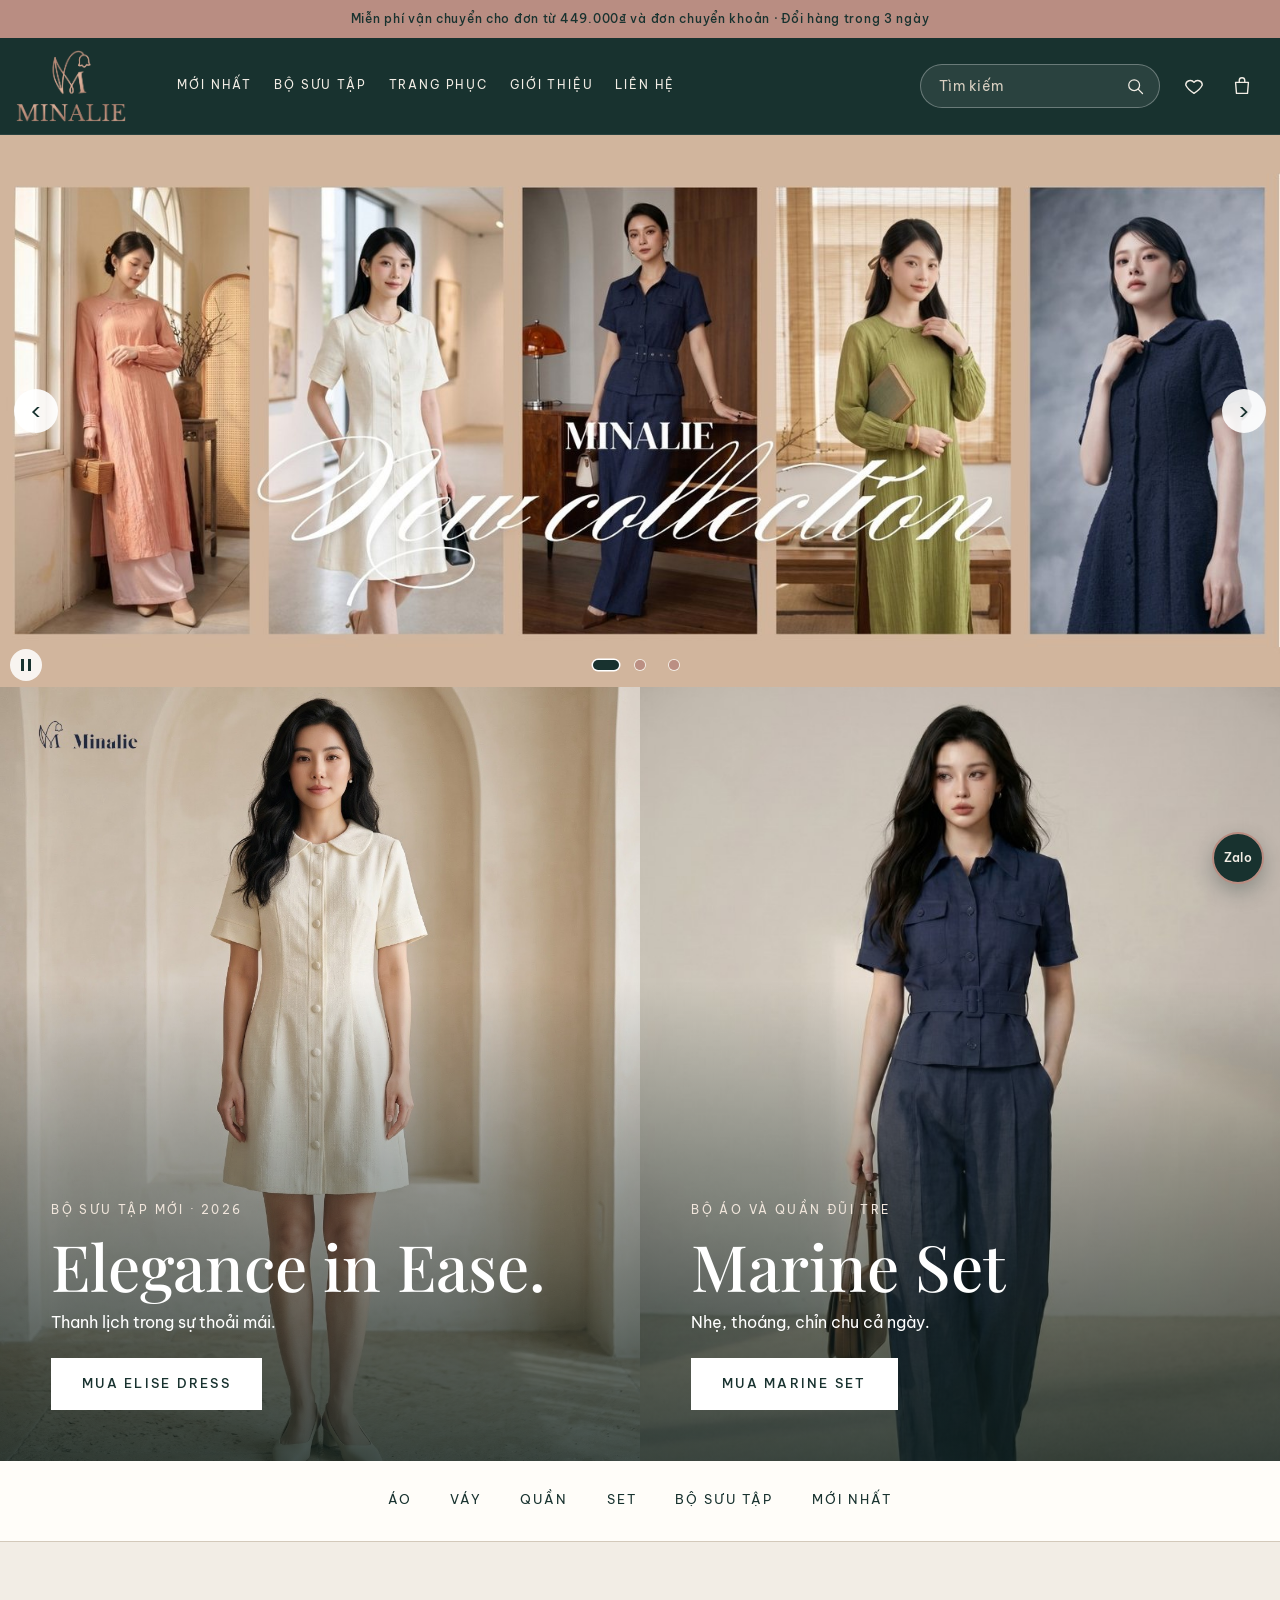
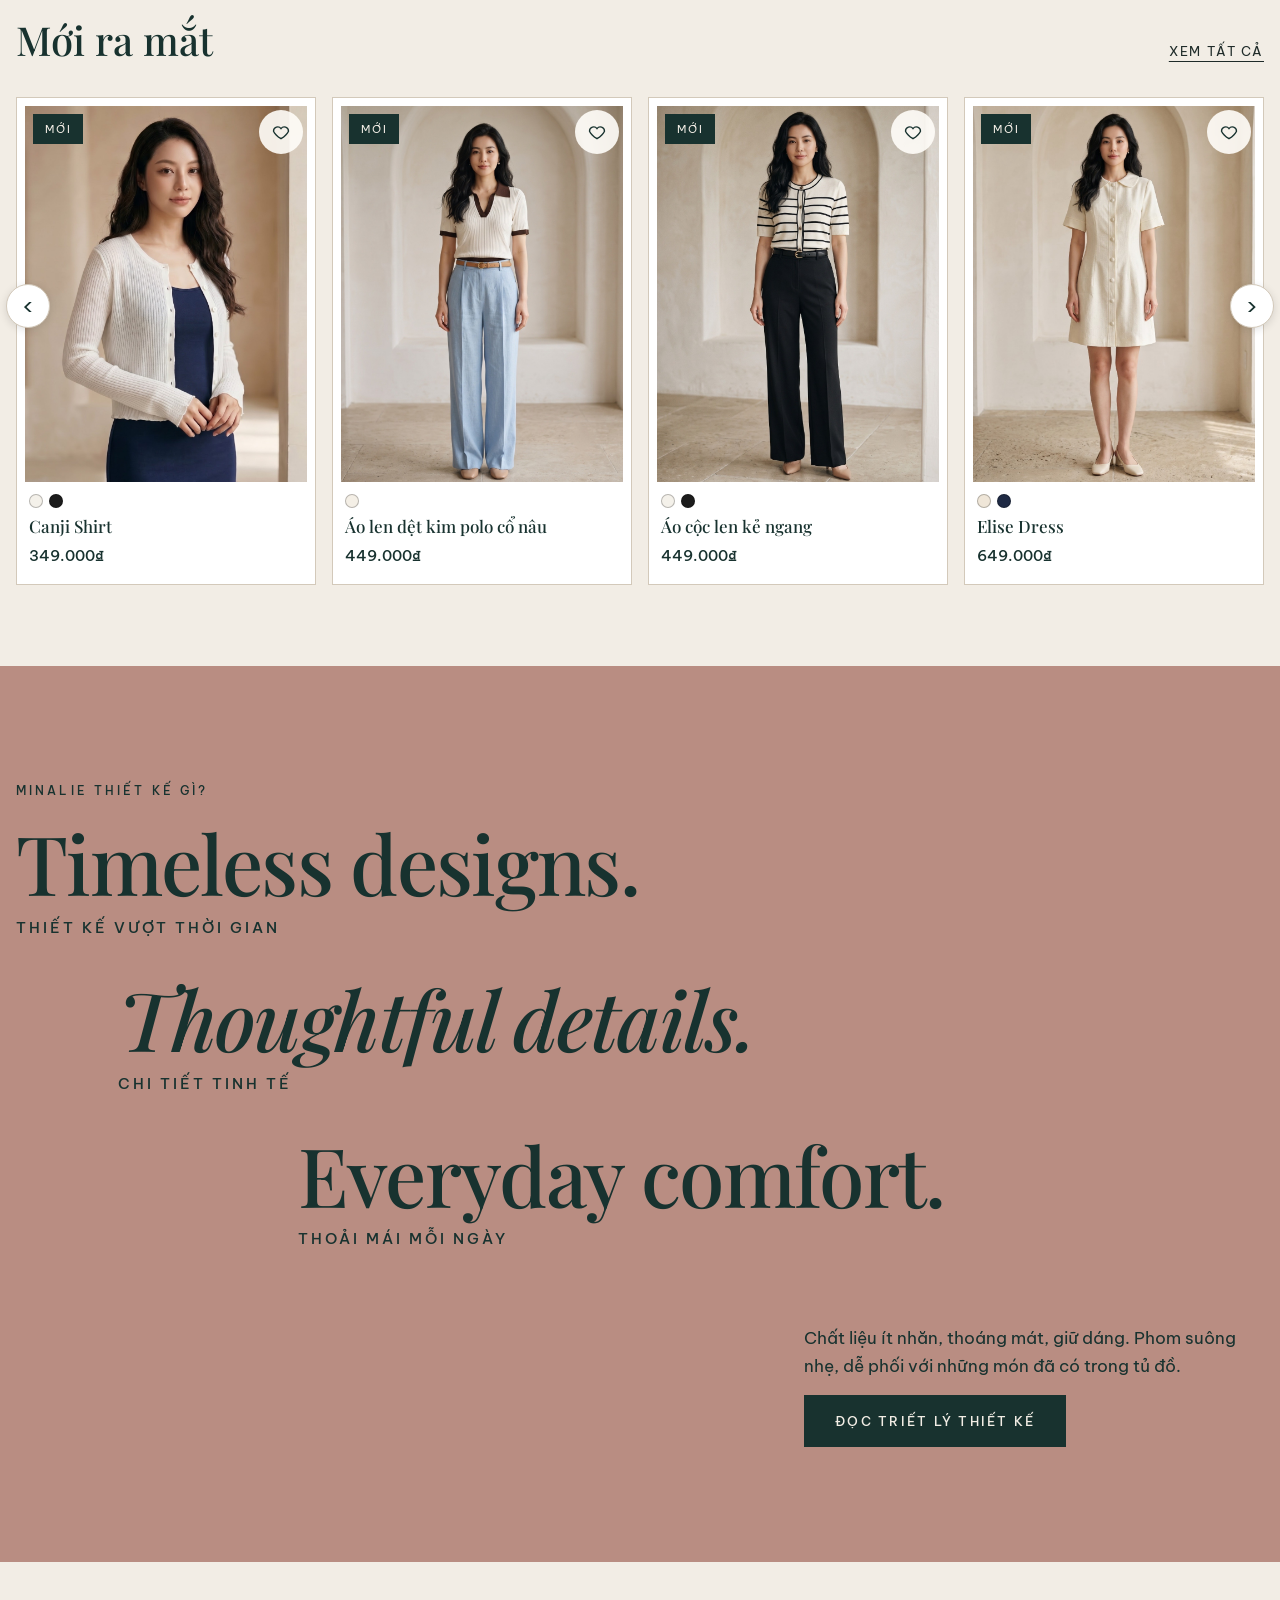
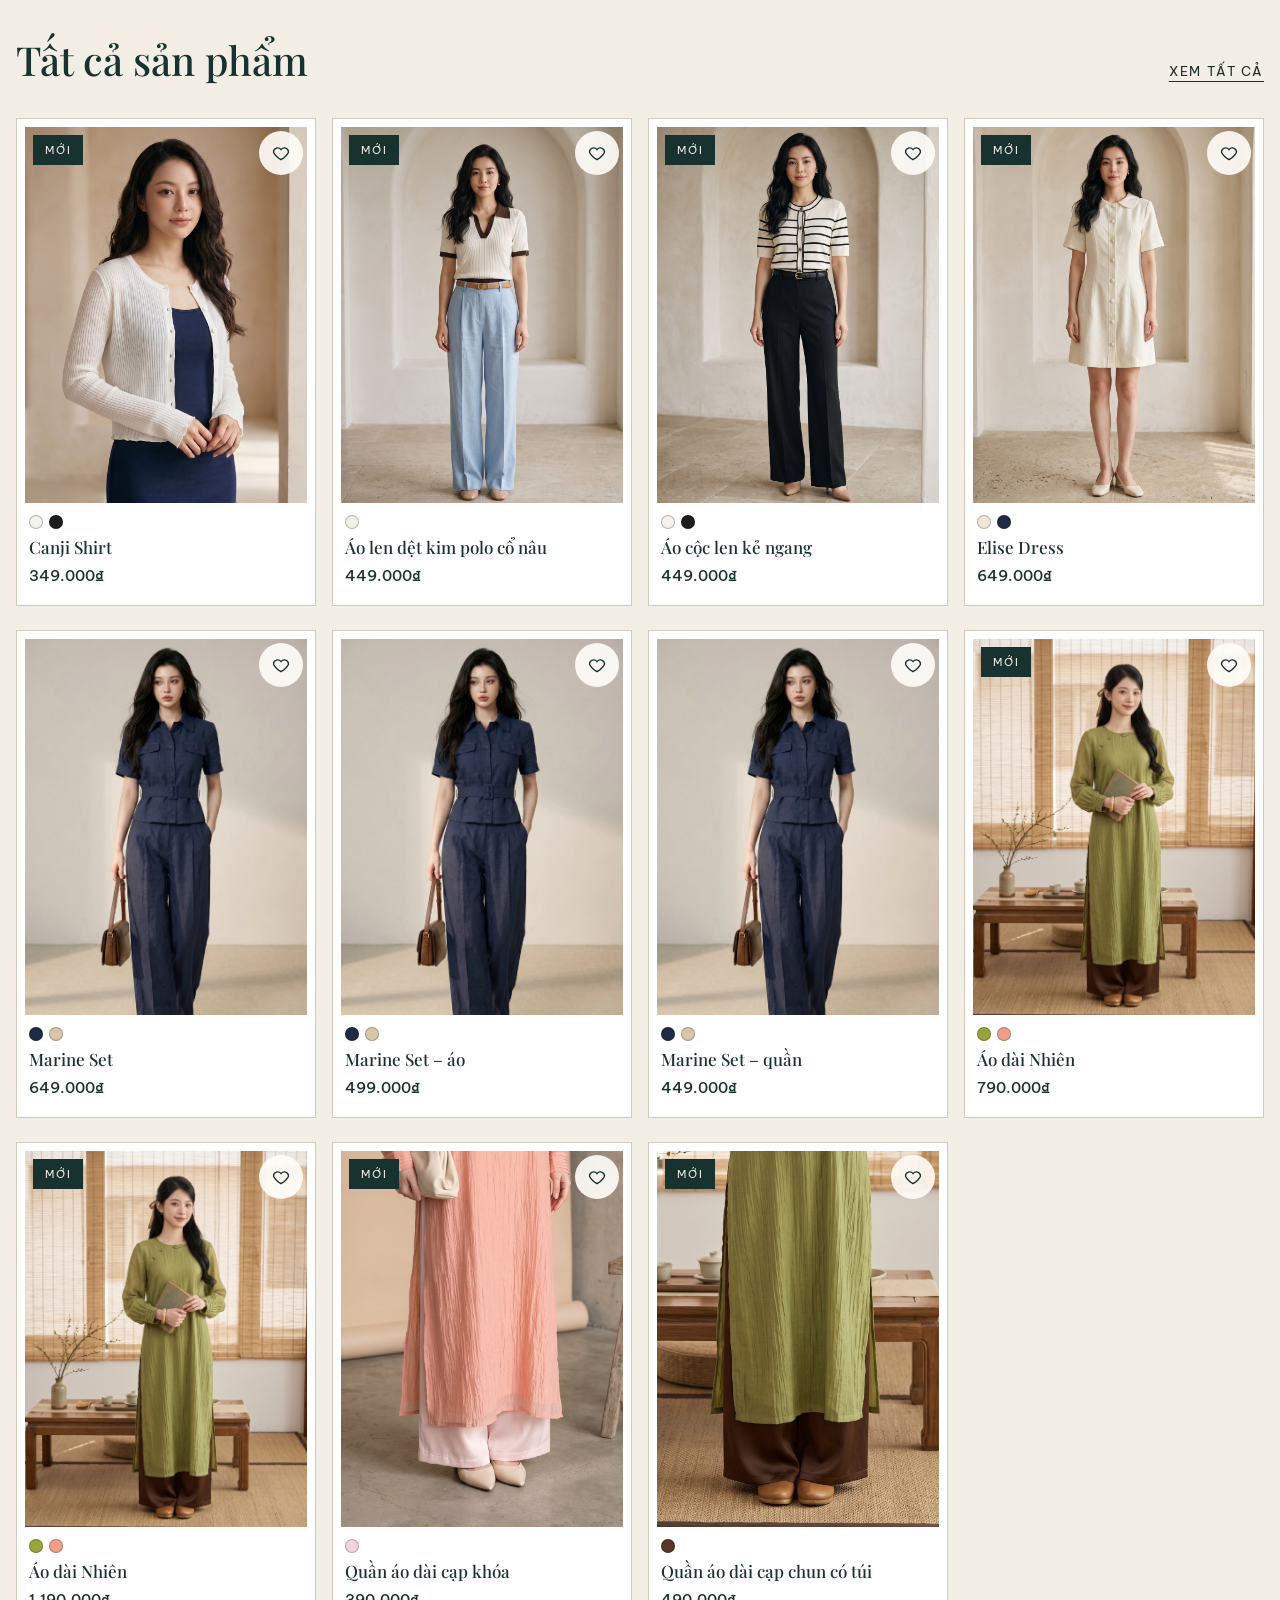
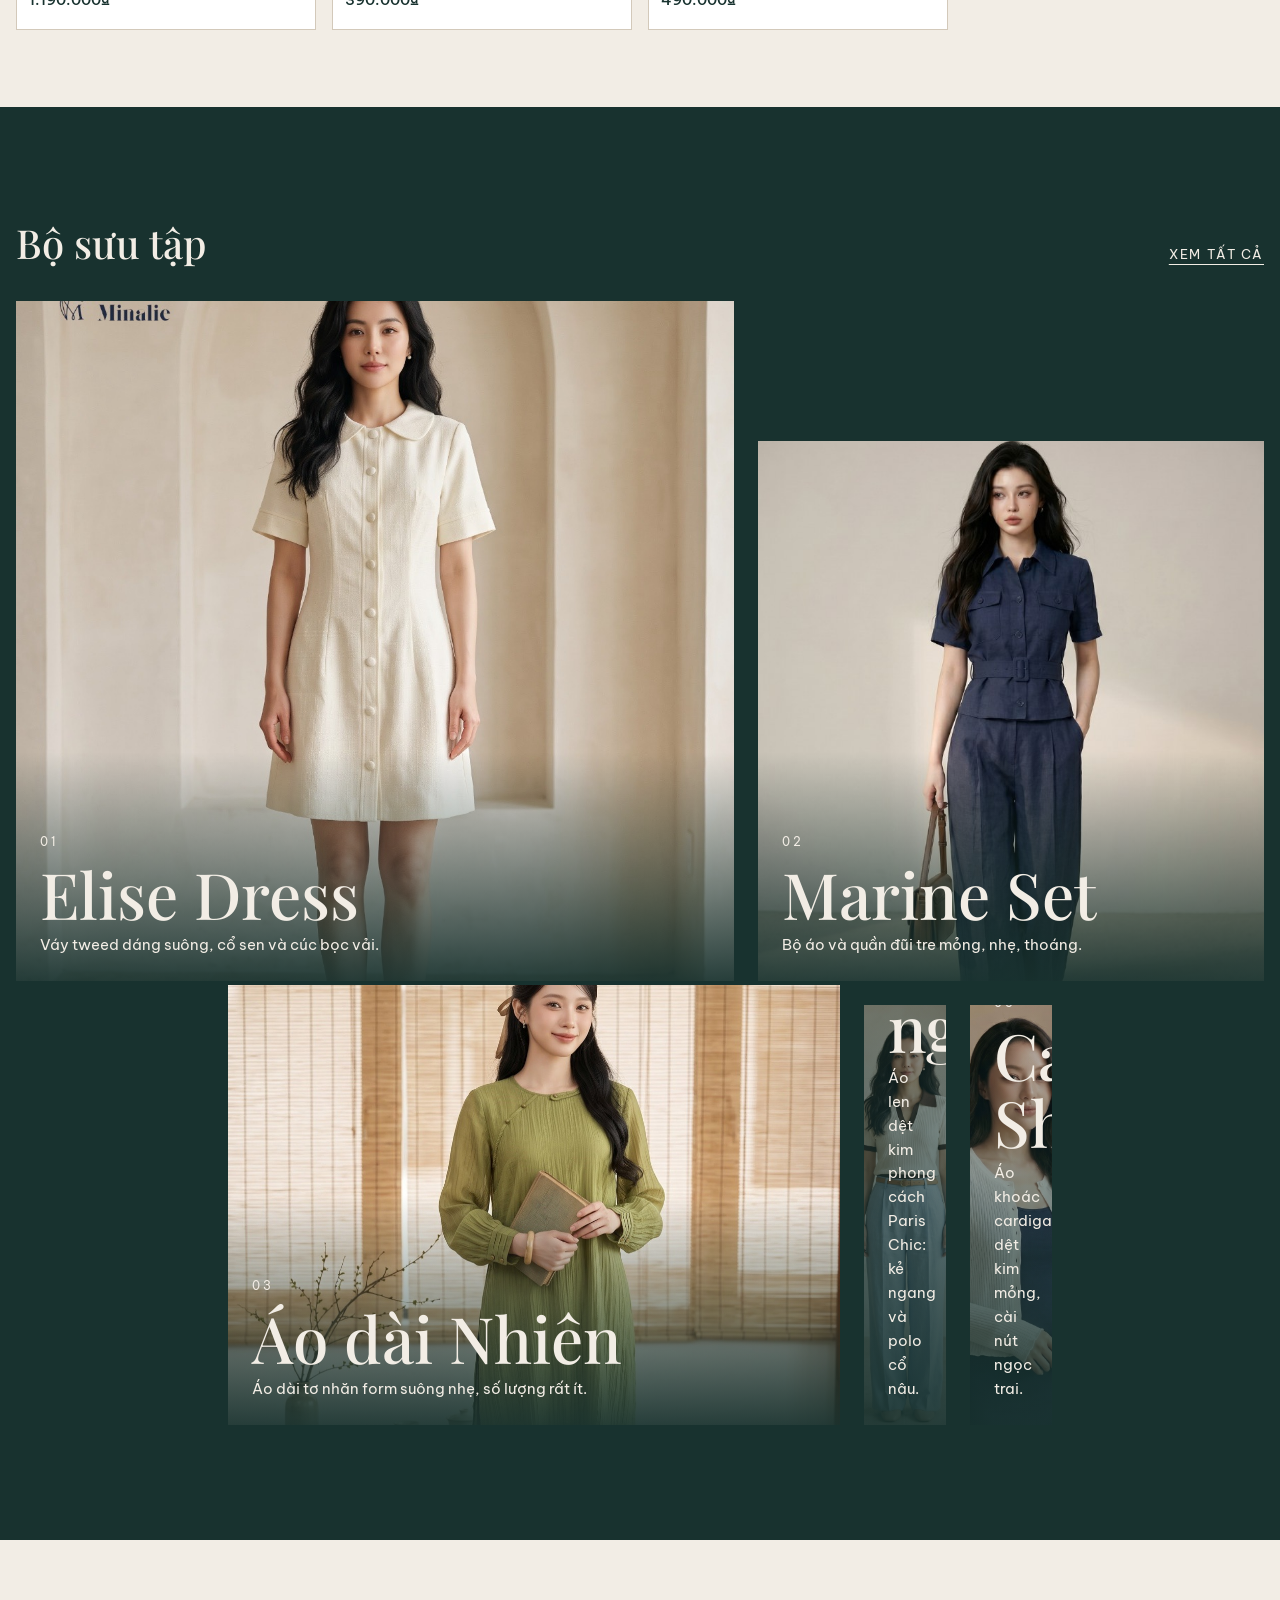
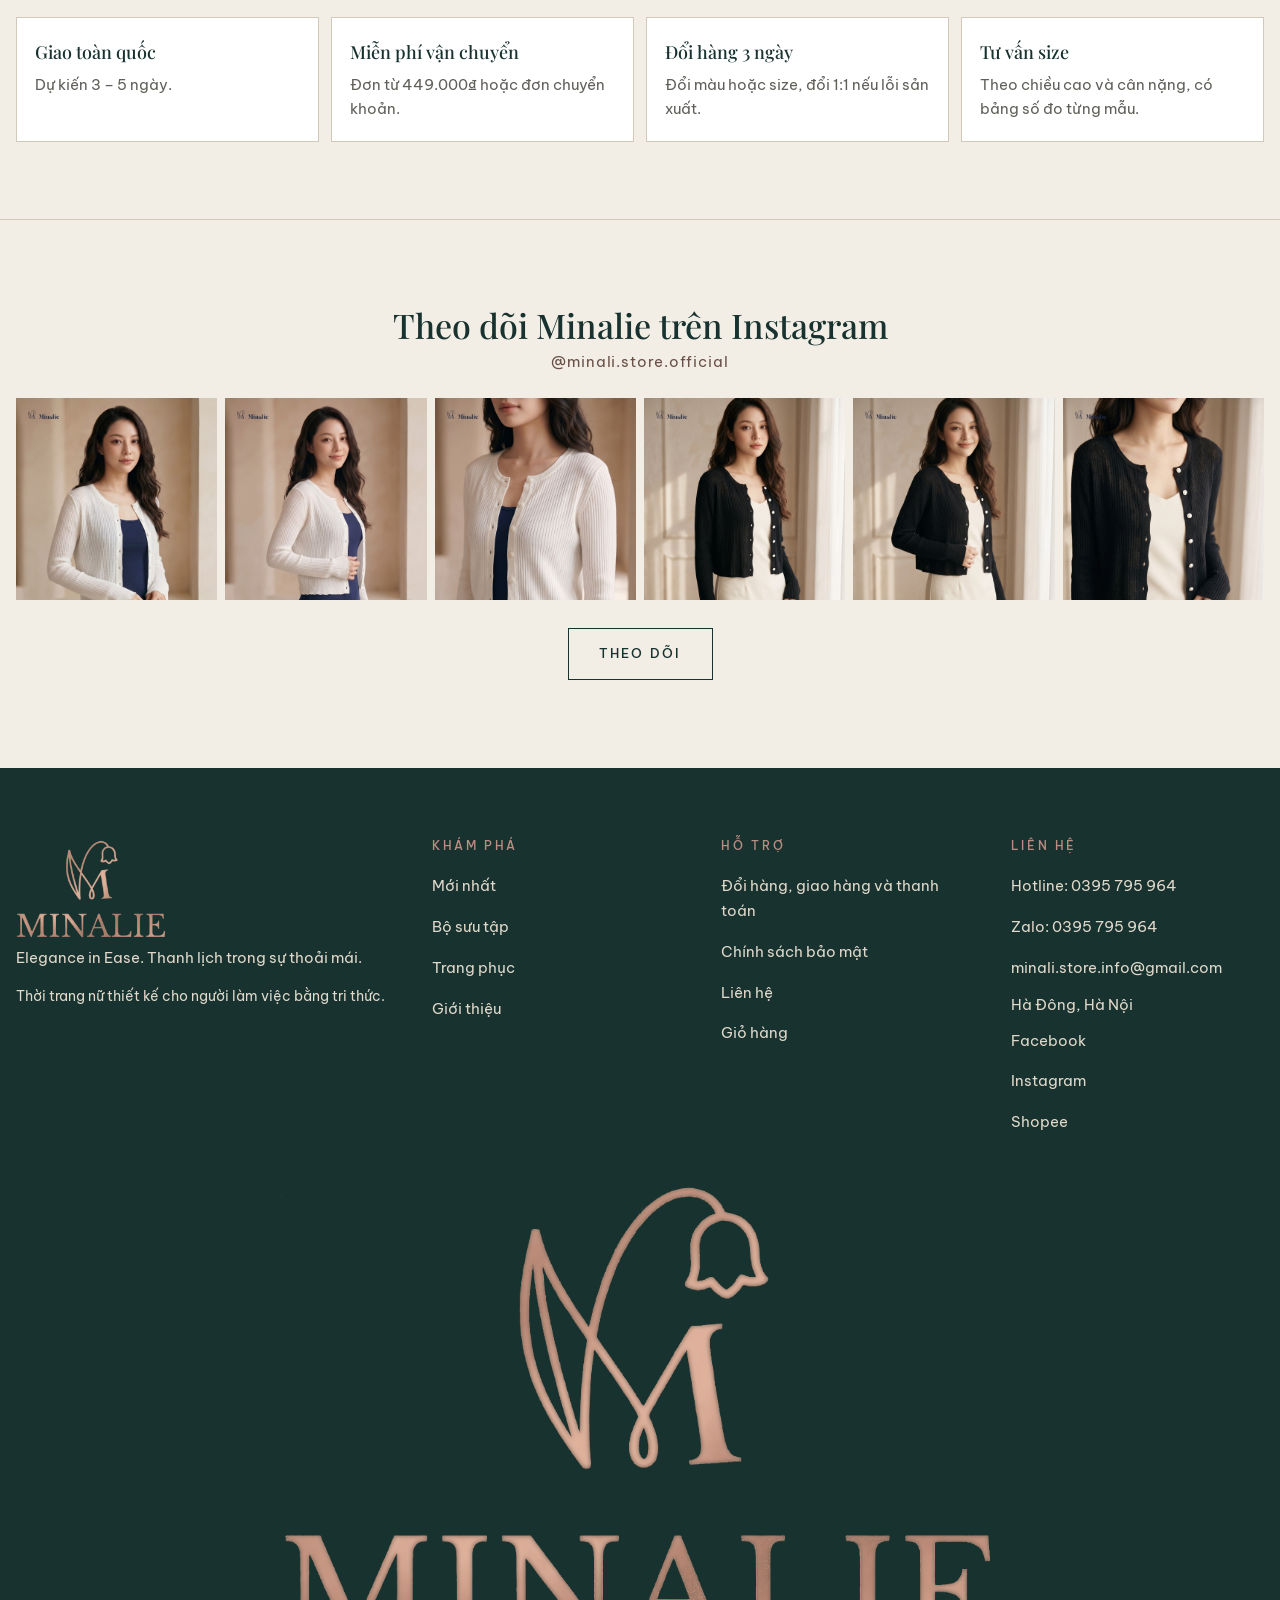
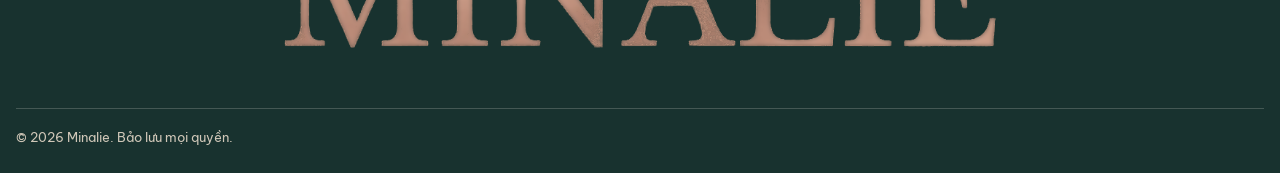
<file: index.html>
<!doctype html>
<html lang="vi">
<head>
<meta charset="utf-8">
<meta name="viewport" content="width=device-width, initial-scale=1">
<title>Minalie | Elegance in Ease</title>
<meta name="description" content="Minalie: thời trang nữ thiết kế cho người làm việc bằng tri thức. Elise Dress, Marine Set, áo dài Nhiên.">
<meta name="theme-color" content="#18322f">
<link rel="icon" type="image/png" href="images/brand/favicon.png?v=3">
<link rel="preconnect" href="https://fonts.googleapis.com">
<link rel="preconnect" href="https://fonts.gstatic.com" crossorigin>
<link href="https://fonts.googleapis.com/css2?family=Be+Vietnam+Pro:wght@300;400;500&family=Playfair+Display:ital,wght@0,400;0,500;0,700;1,400;1,500&display=swap" rel="stylesheet">
<link rel="stylesheet" href="assets/css/style.css?v=29">
</head>
<body data-page="home">
<div id="site-header"></div>
<main id="app"><noscript><p style="padding:48px 16px;text-align:center">Vui lòng bật JavaScript để xem trang này.</p></noscript></main>
<div id="site-footer"></div>
<script src="assets/js/data.js?v=49"></script>
<script src="assets/js/app.js?v=43"></script>
</body>
</html>
</file>
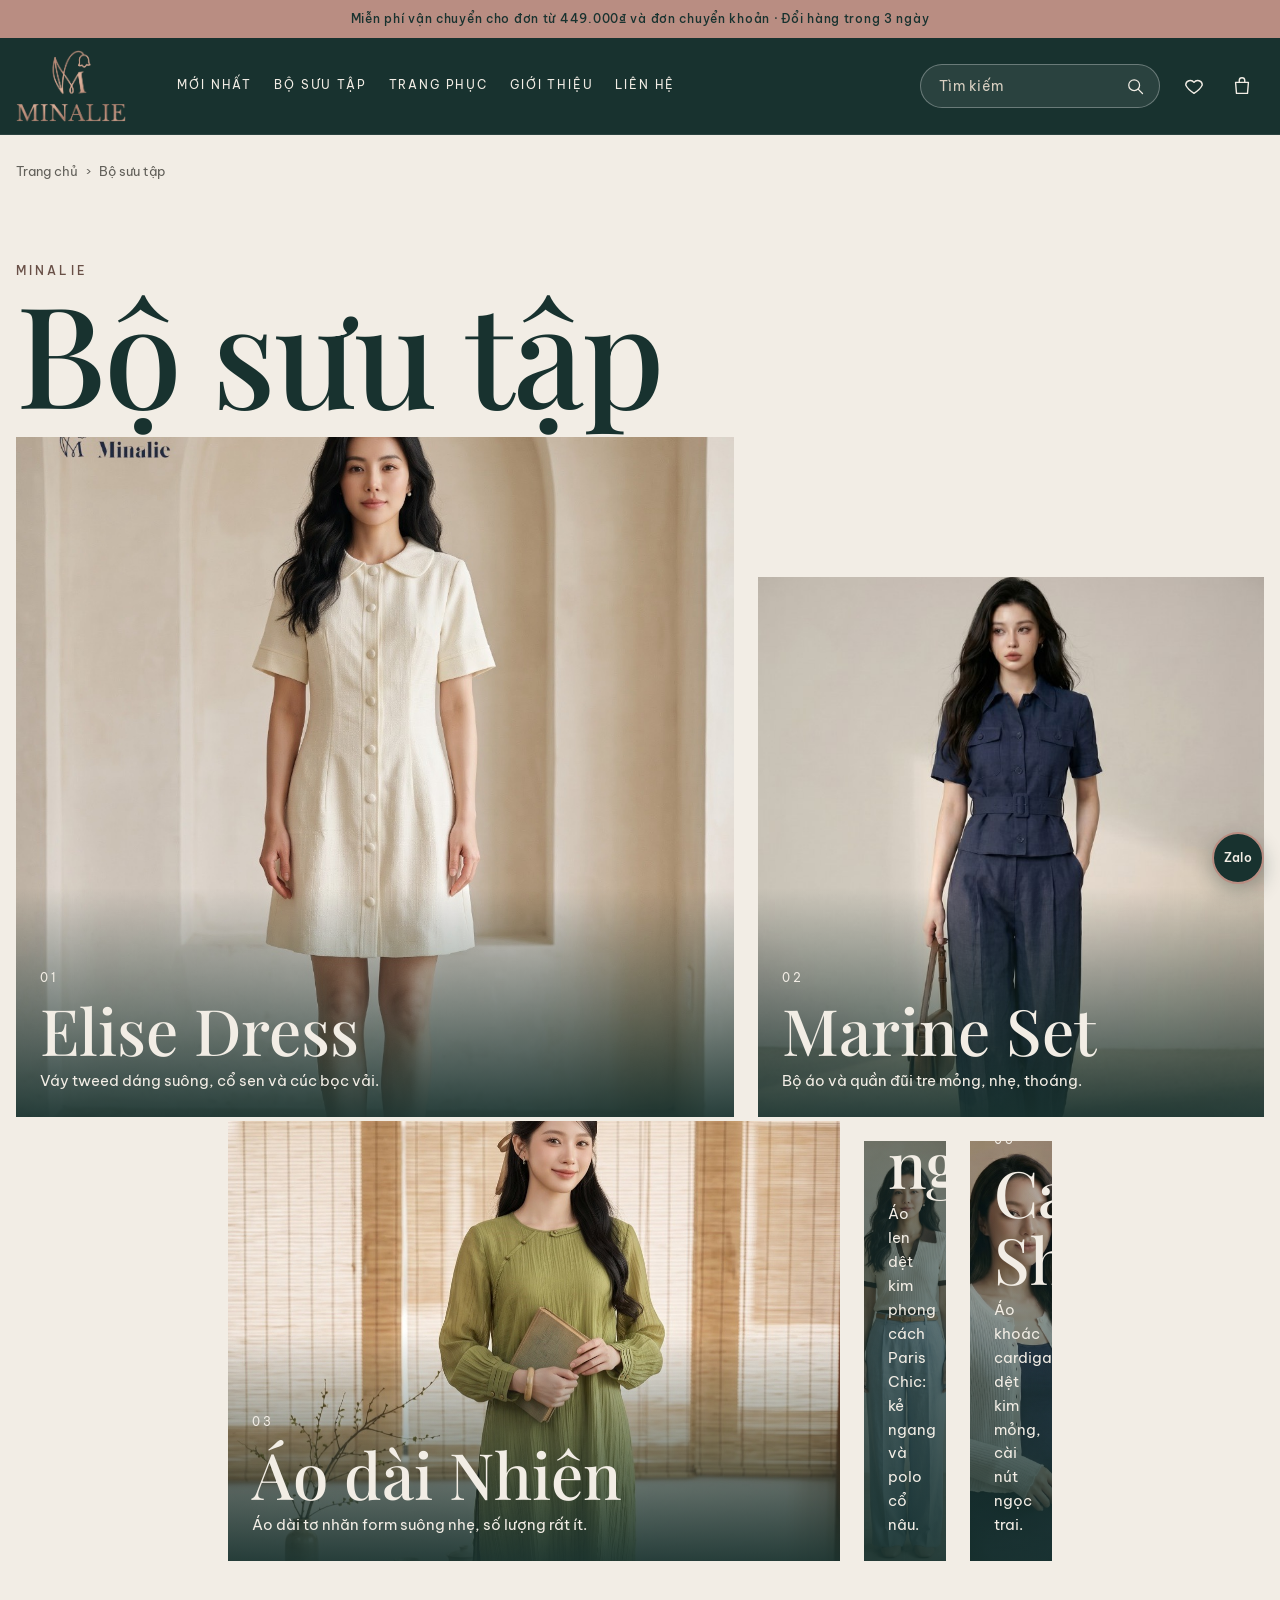
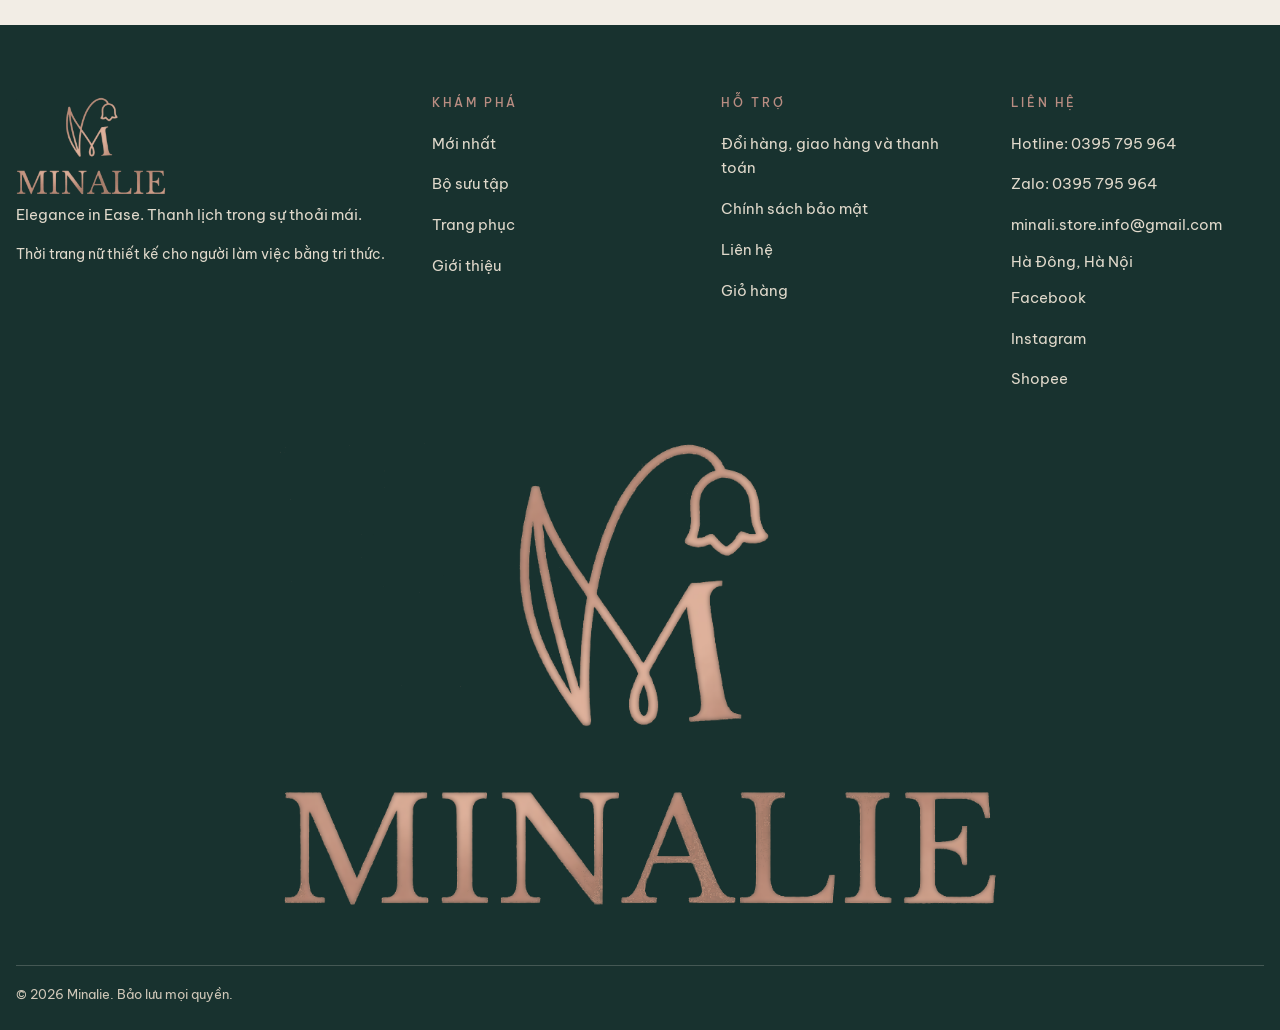
<file: bo-suu-tap.html>
<!doctype html>
<html lang="vi">
<head>
<meta charset="utf-8">
<meta name="viewport" content="width=device-width, initial-scale=1">
<title>Bộ sưu tập | Minalie</title>
<meta name="description" content="Các bộ sưu tập của Minalie.">
<meta name="theme-color" content="#18322f">
<link rel="icon" type="image/png" href="images/brand/favicon.png?v=3">
<link rel="preconnect" href="https://fonts.googleapis.com">
<link rel="preconnect" href="https://fonts.gstatic.com" crossorigin>
<link href="https://fonts.googleapis.com/css2?family=Be+Vietnam+Pro:wght@300;400;500&family=Playfair+Display:ital,wght@0,400;0,500;0,700;1,400;1,500&display=swap" rel="stylesheet">
<link rel="stylesheet" href="assets/css/style.css?v=29">
</head>
<body data-page="collections">
<div id="site-header"></div>
<main id="app"><noscript><p style="padding:48px 16px;text-align:center">Vui lòng bật JavaScript để xem trang này.</p></noscript></main>
<div id="site-footer"></div>
<script src="assets/js/data.js?v=49"></script>
<script src="assets/js/app.js?v=43"></script>
</body>
</html>
</file>
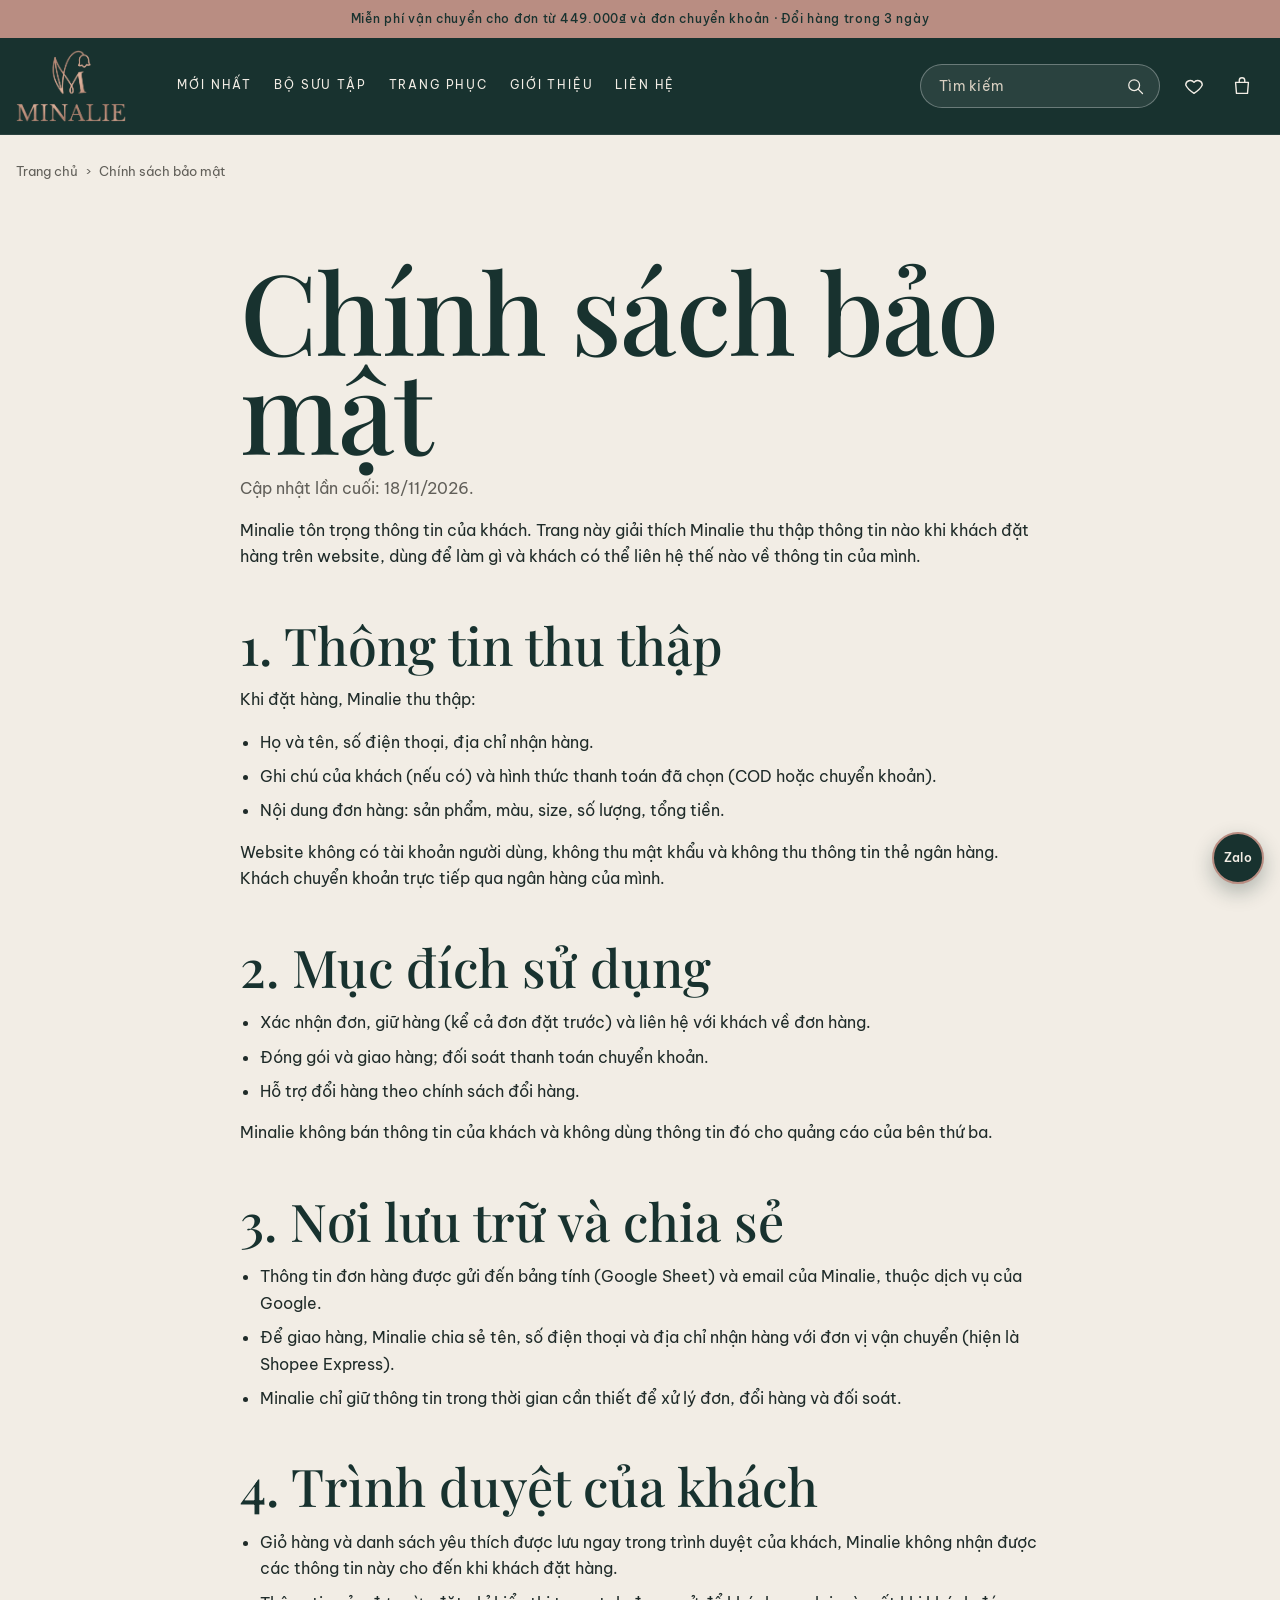
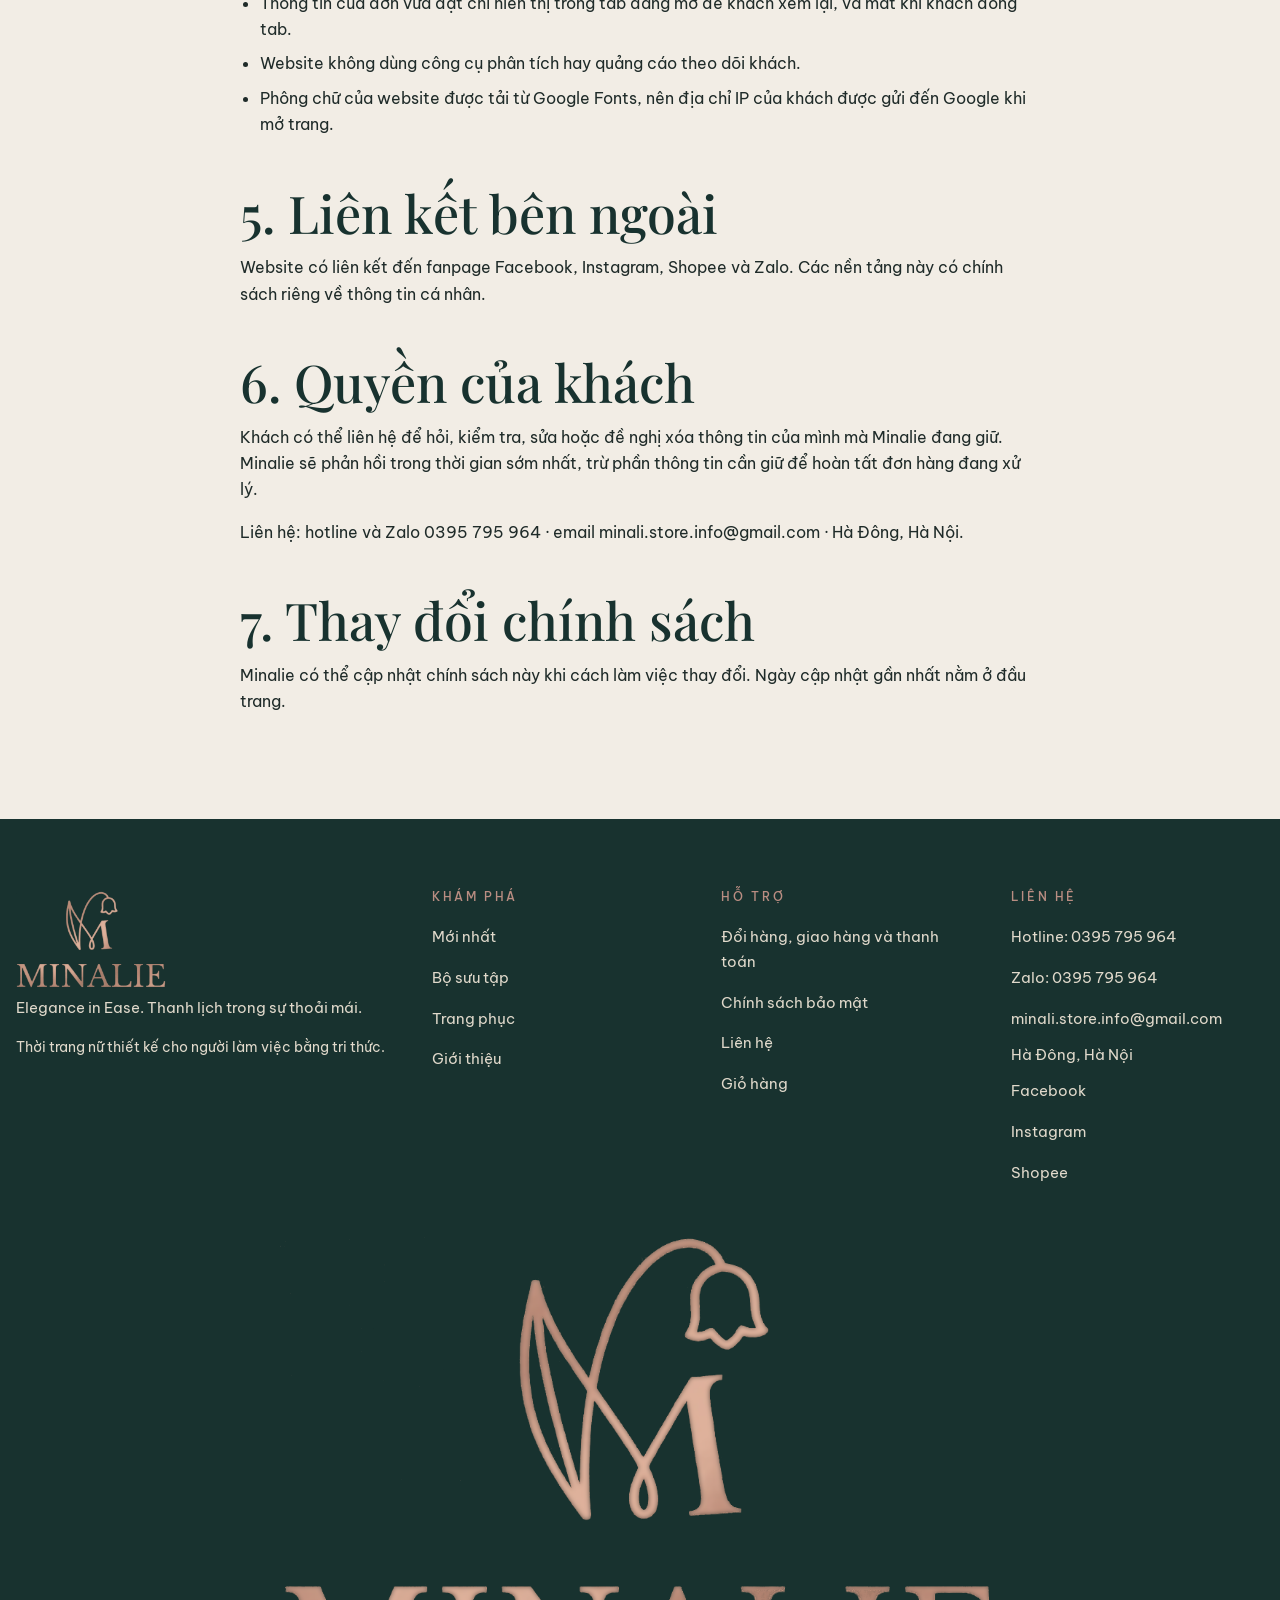
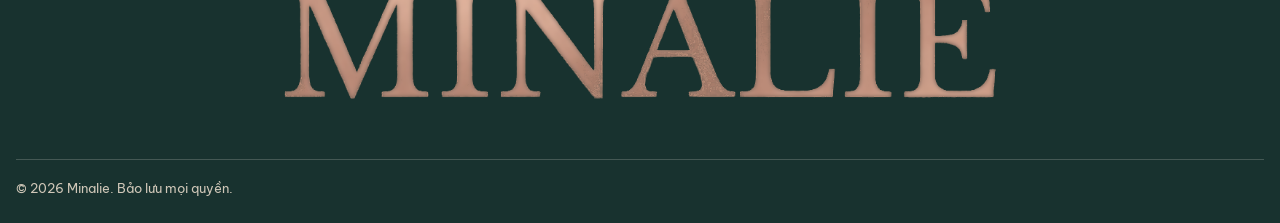
<file: chinh-sach-bao-mat.html>
<!doctype html>
<html lang="vi">
<head>
<meta charset="utf-8">
<meta name="viewport" content="width=device-width, initial-scale=1">
<title>Chính sách bảo mật | Minalie</title>
<meta name="description" content="Chính sách bảo mật của Minalie: thông tin khách cung cấp khi đặt hàng được dùng và bảo vệ thế nào.">
<meta name="theme-color" content="#18322f">
<link rel="icon" type="image/png" href="images/brand/favicon.png?v=3">
<link rel="preconnect" href="https://fonts.googleapis.com">
<link rel="preconnect" href="https://fonts.gstatic.com" crossorigin>
<link href="https://fonts.googleapis.com/css2?family=Be+Vietnam+Pro:wght@300;400;500&family=Playfair+Display:ital,wght@0,400;0,500;0,700;1,400;1,500&display=swap" rel="stylesheet">
<link rel="stylesheet" href="assets/css/style.css?v=29">
</head>
<body data-page="privacy">
<div id="site-header"></div>
<main id="app"><noscript><p style="padding:48px 16px;text-align:center">Vui lòng bật JavaScript để xem trang này.</p></noscript></main>
<div id="site-footer"></div>
<script src="assets/js/data.js?v=49"></script>
<script src="assets/js/app.js?v=43"></script>
</body>
</html>
</file>
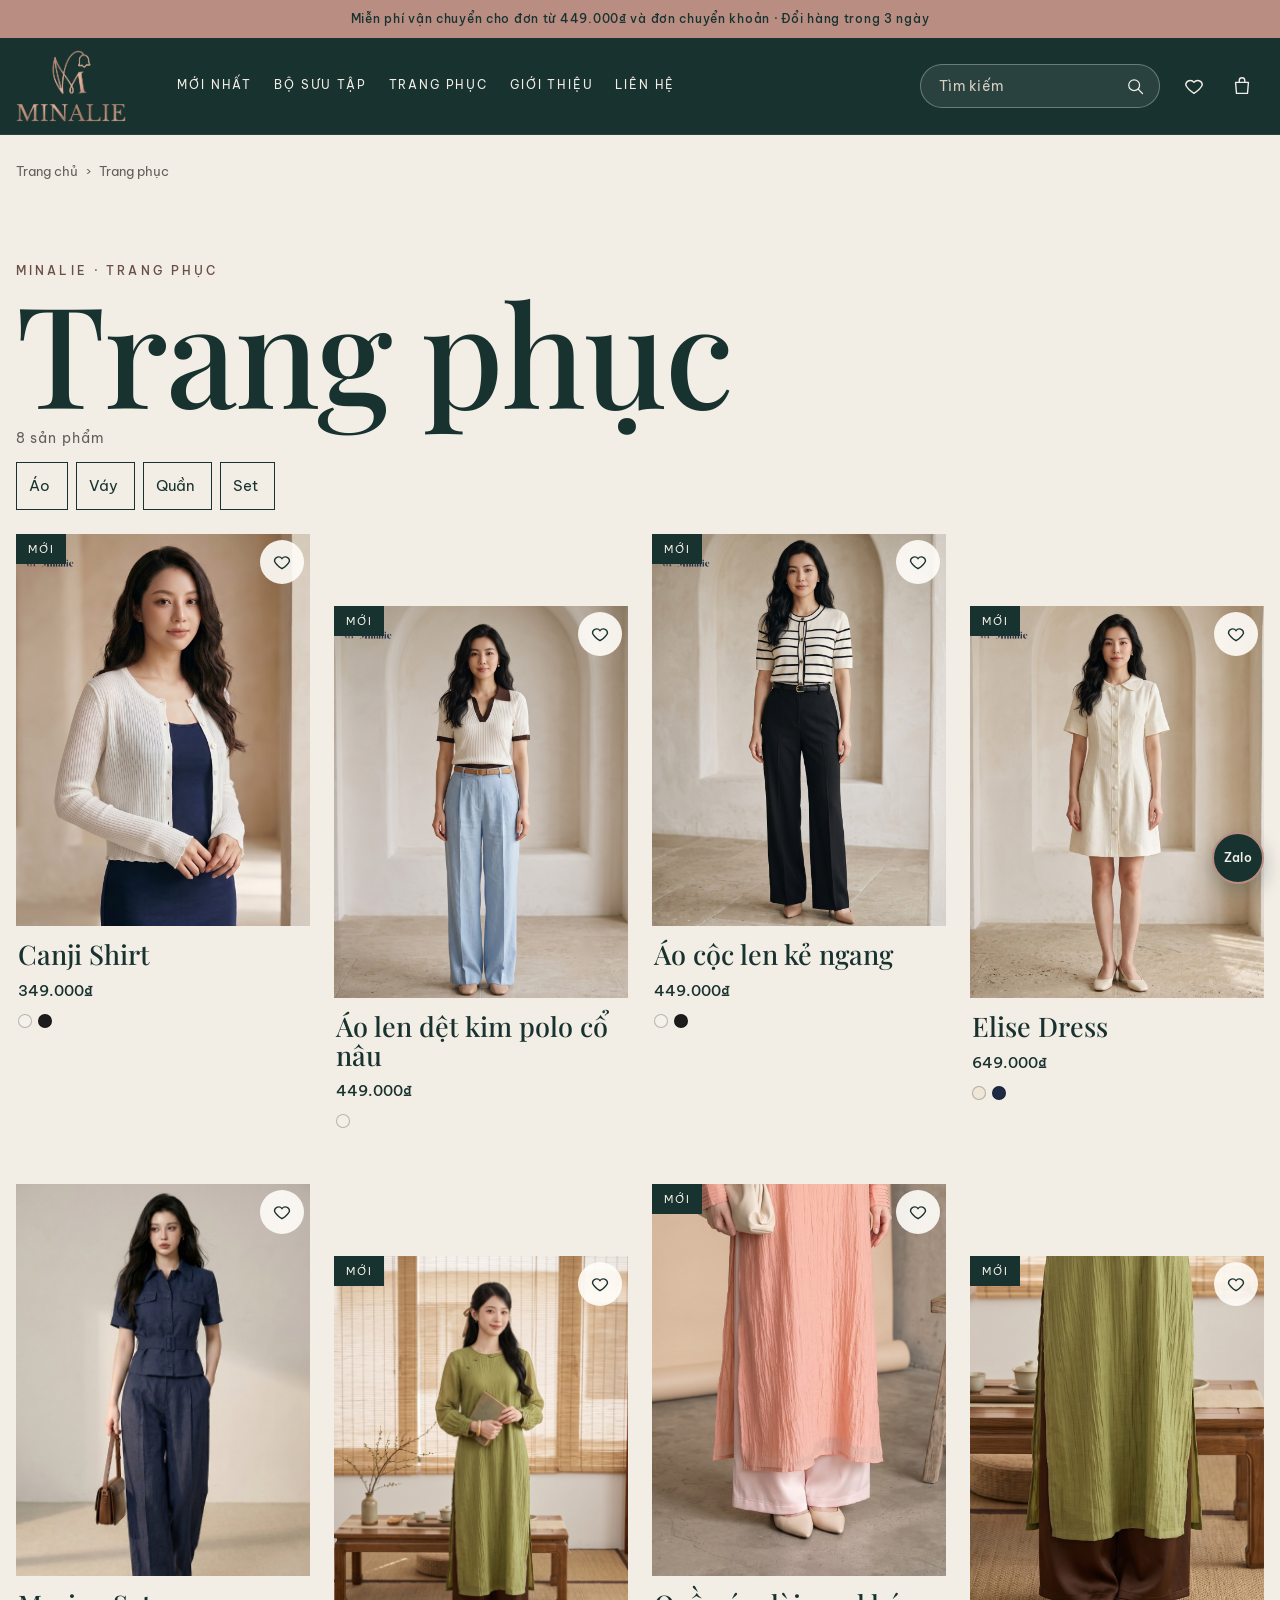
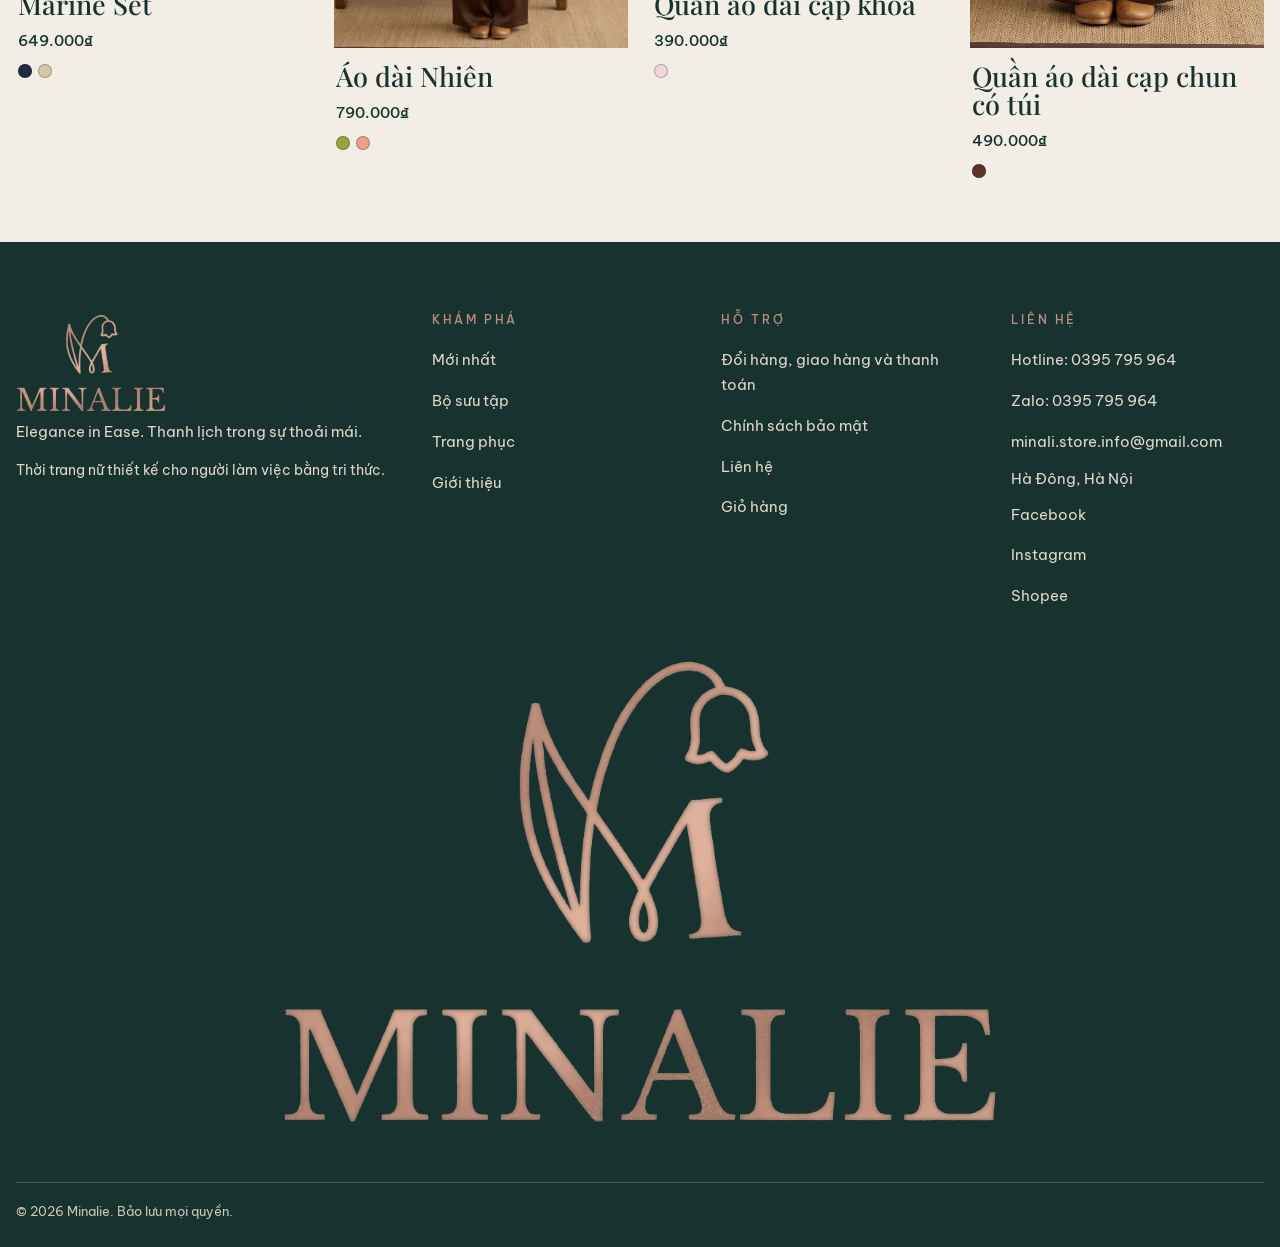
<file: danh-muc.html>
<!doctype html>
<html lang="vi">
<head>
<meta charset="utf-8">
<meta name="viewport" content="width=device-width, initial-scale=1">
<title>Trang phục | Minalie</title>
<meta name="description" content="Trang phục Minalie: áo, váy, quần, set.">
<meta name="theme-color" content="#18322f">
<link rel="icon" type="image/png" href="images/brand/favicon.png?v=3">
<link rel="preconnect" href="https://fonts.googleapis.com">
<link rel="preconnect" href="https://fonts.gstatic.com" crossorigin>
<link href="https://fonts.googleapis.com/css2?family=Be+Vietnam+Pro:wght@300;400;500&family=Playfair+Display:ital,wght@0,400;0,500;0,700;1,400;1,500&display=swap" rel="stylesheet">
<link rel="stylesheet" href="assets/css/style.css?v=29">
</head>
<body data-page="category">
<div id="site-header"></div>
<main id="app"><noscript><p style="padding:48px 16px;text-align:center">Vui lòng bật JavaScript để xem trang này.</p></noscript></main>
<div id="site-footer"></div>
<script src="assets/js/data.js?v=49"></script>
<script src="assets/js/app.js?v=43"></script>
</body>
</html>
</file>
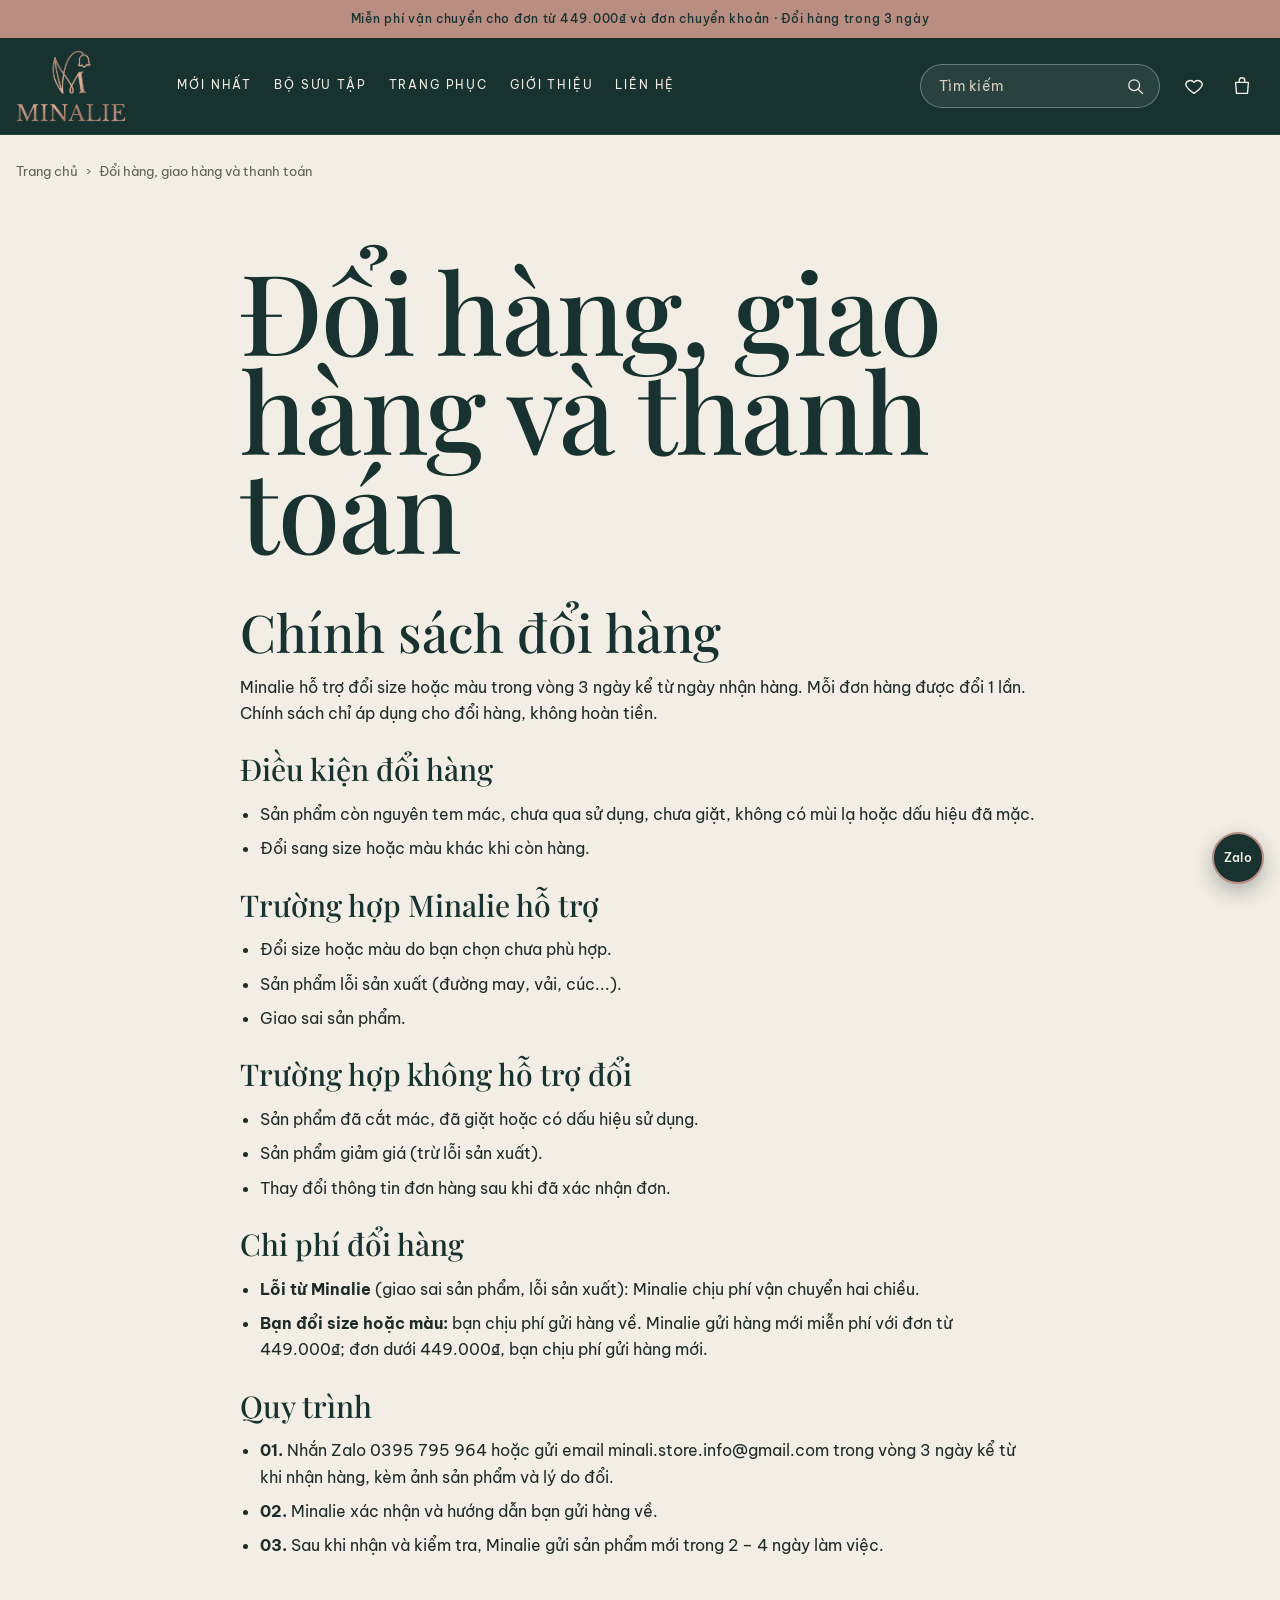
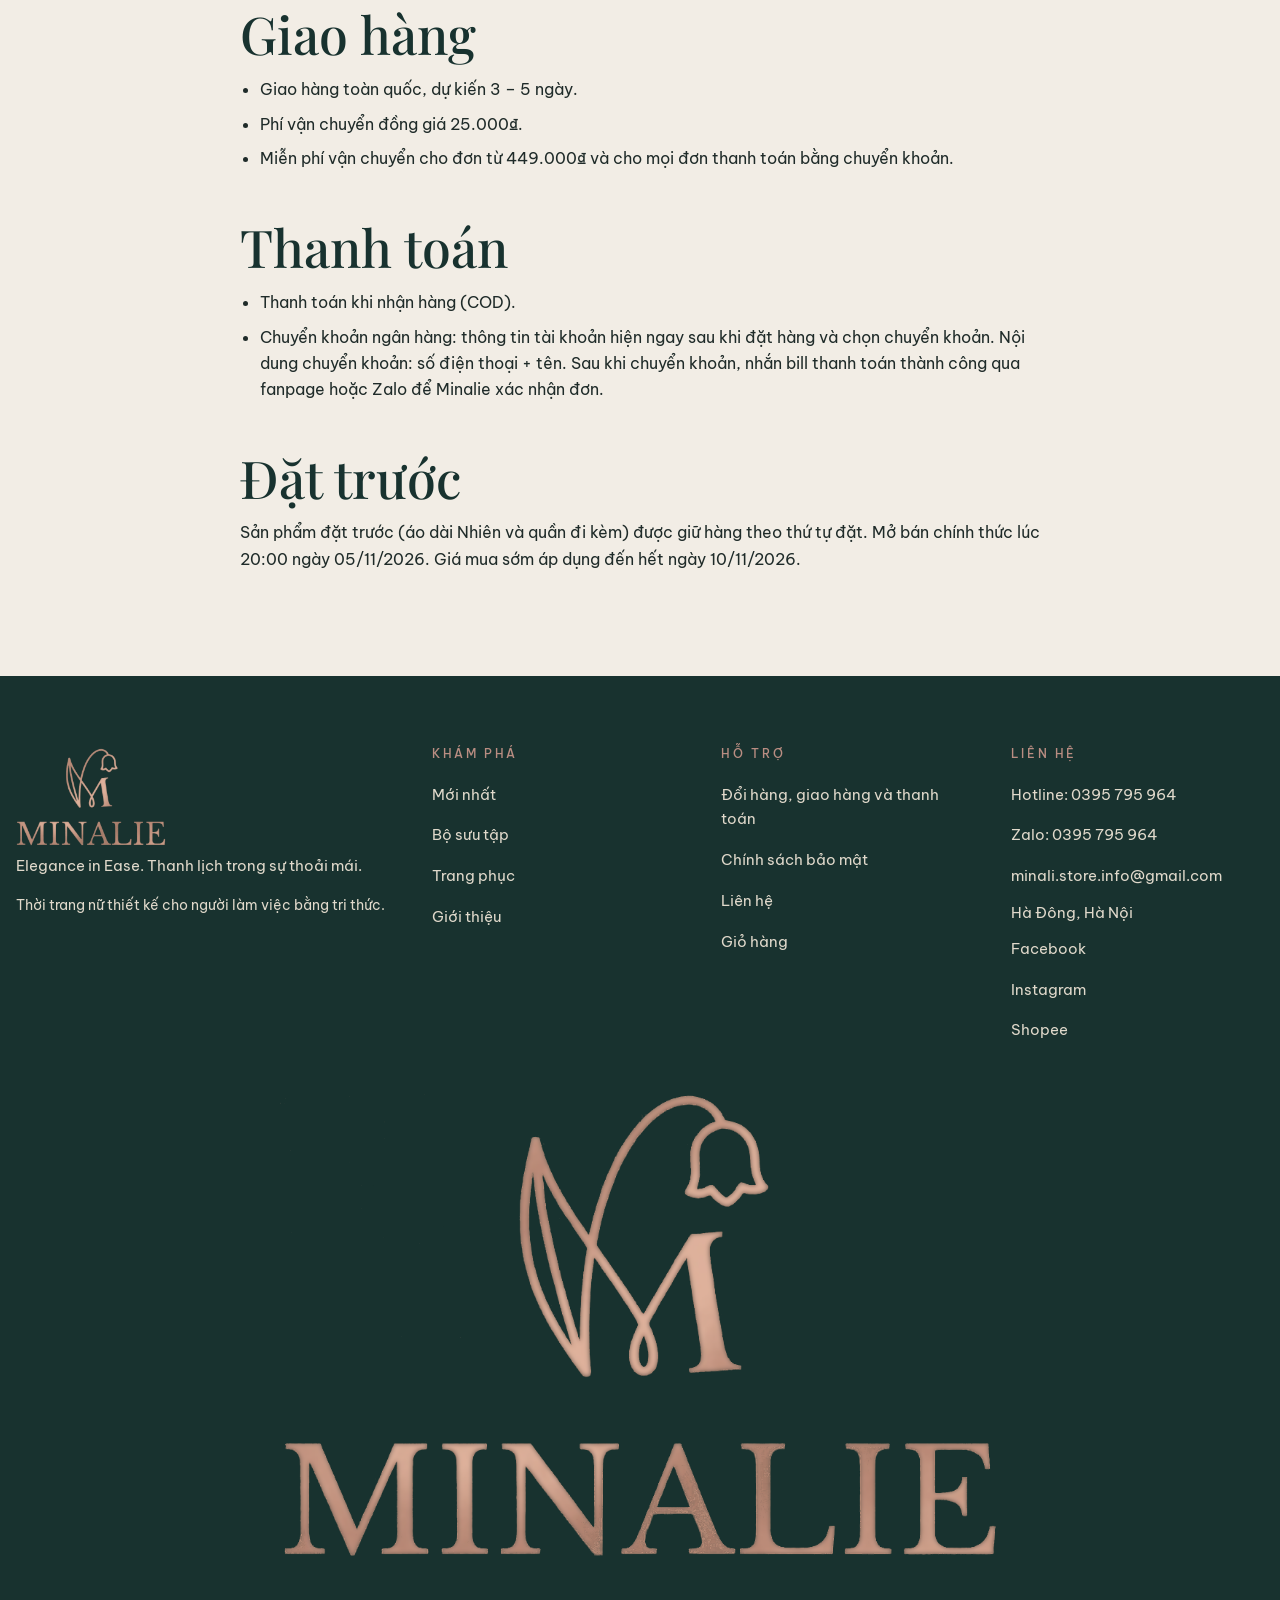
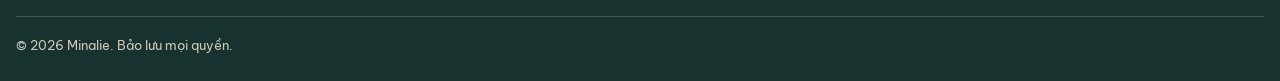
<file: doi-tra.html>
<!doctype html>
<html lang="vi">
<head>
<meta charset="utf-8">
<meta name="viewport" content="width=device-width, initial-scale=1">
<title>Đổi hàng, giao hàng và thanh toán | Minalie</title>
<meta name="description" content="Chính sách đổi hàng, giao hàng và thanh toán của Minalie.">
<meta name="theme-color" content="#18322f">
<link rel="icon" type="image/png" href="images/brand/favicon.png?v=3">
<link rel="preconnect" href="https://fonts.googleapis.com">
<link rel="preconnect" href="https://fonts.gstatic.com" crossorigin>
<link href="https://fonts.googleapis.com/css2?family=Be+Vietnam+Pro:wght@300;400;500&family=Playfair+Display:ital,wght@0,400;0,500;0,700;1,400;1,500&display=swap" rel="stylesheet">
<link rel="stylesheet" href="assets/css/style.css?v=29">
</head>
<body data-page="policy">
<div id="site-header"></div>
<main id="app"><noscript><p style="padding:48px 16px;text-align:center">Vui lòng bật JavaScript để xem trang này.</p></noscript></main>
<div id="site-footer"></div>
<script src="assets/js/data.js?v=49"></script>
<script src="assets/js/app.js?v=43"></script>
</body>
</html>
</file>
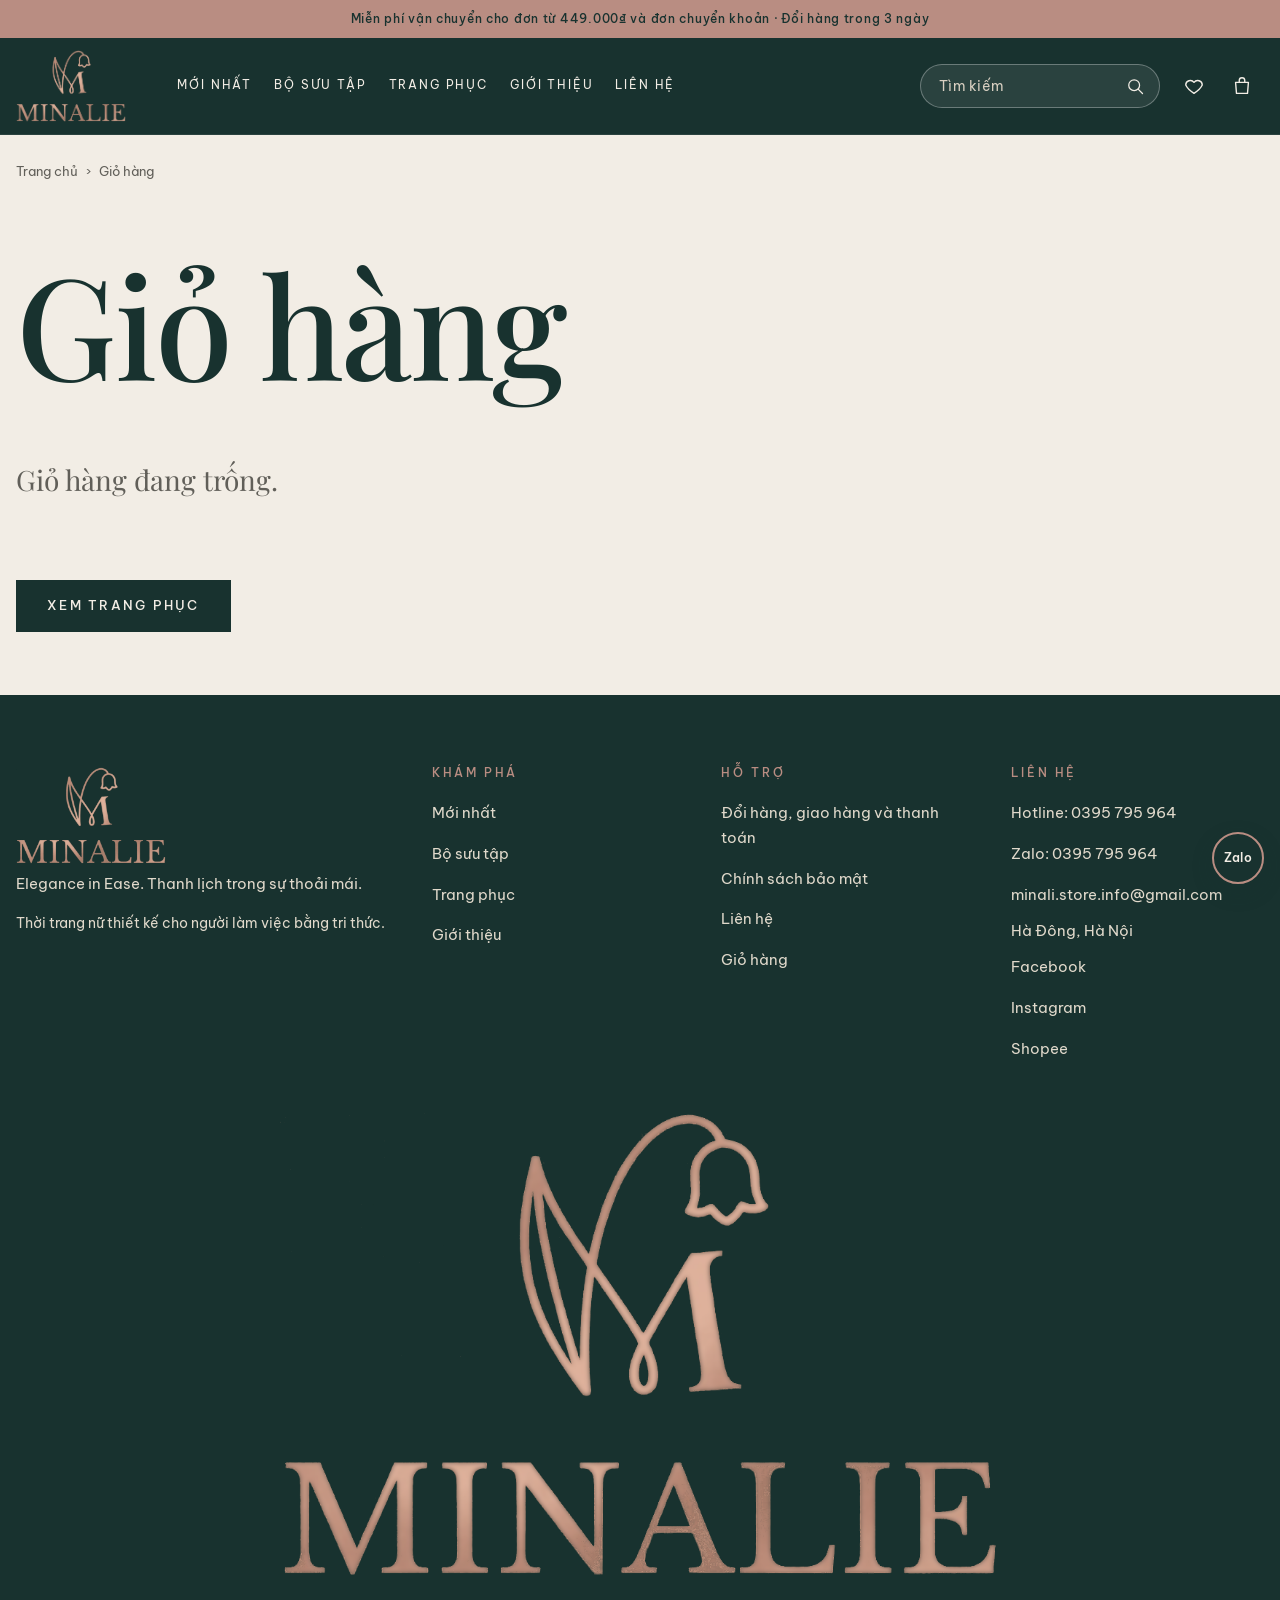
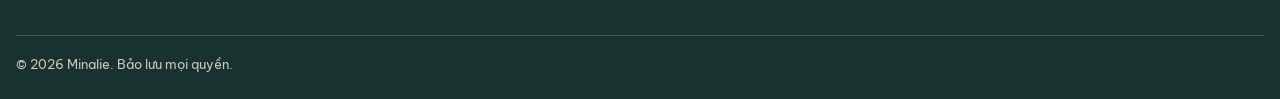
<file: gio-hang.html>
<!doctype html>
<html lang="vi">
<head>
<meta charset="utf-8">
<meta name="viewport" content="width=device-width, initial-scale=1">
<title>Giỏ hàng | Minalie</title>
<meta name="description" content="Giỏ hàng Minalie.">
<meta name="theme-color" content="#18322f">
<link rel="icon" type="image/png" href="images/brand/favicon.png?v=3">
<link rel="preconnect" href="https://fonts.googleapis.com">
<link rel="preconnect" href="https://fonts.gstatic.com" crossorigin>
<link href="https://fonts.googleapis.com/css2?family=Be+Vietnam+Pro:wght@300;400;500&family=Playfair+Display:ital,wght@0,400;0,500;0,700;1,400;1,500&display=swap" rel="stylesheet">
<link rel="stylesheet" href="assets/css/style.css?v=29">
</head>
<body data-page="cart">
<div id="site-header"></div>
<main id="app"><noscript><p style="padding:48px 16px;text-align:center">Vui lòng bật JavaScript để xem trang này.</p></noscript></main>
<div id="site-footer"></div>
<script src="assets/js/data.js?v=49"></script>
<script src="assets/js/app.js?v=43"></script>
</body>
</html>
</file>
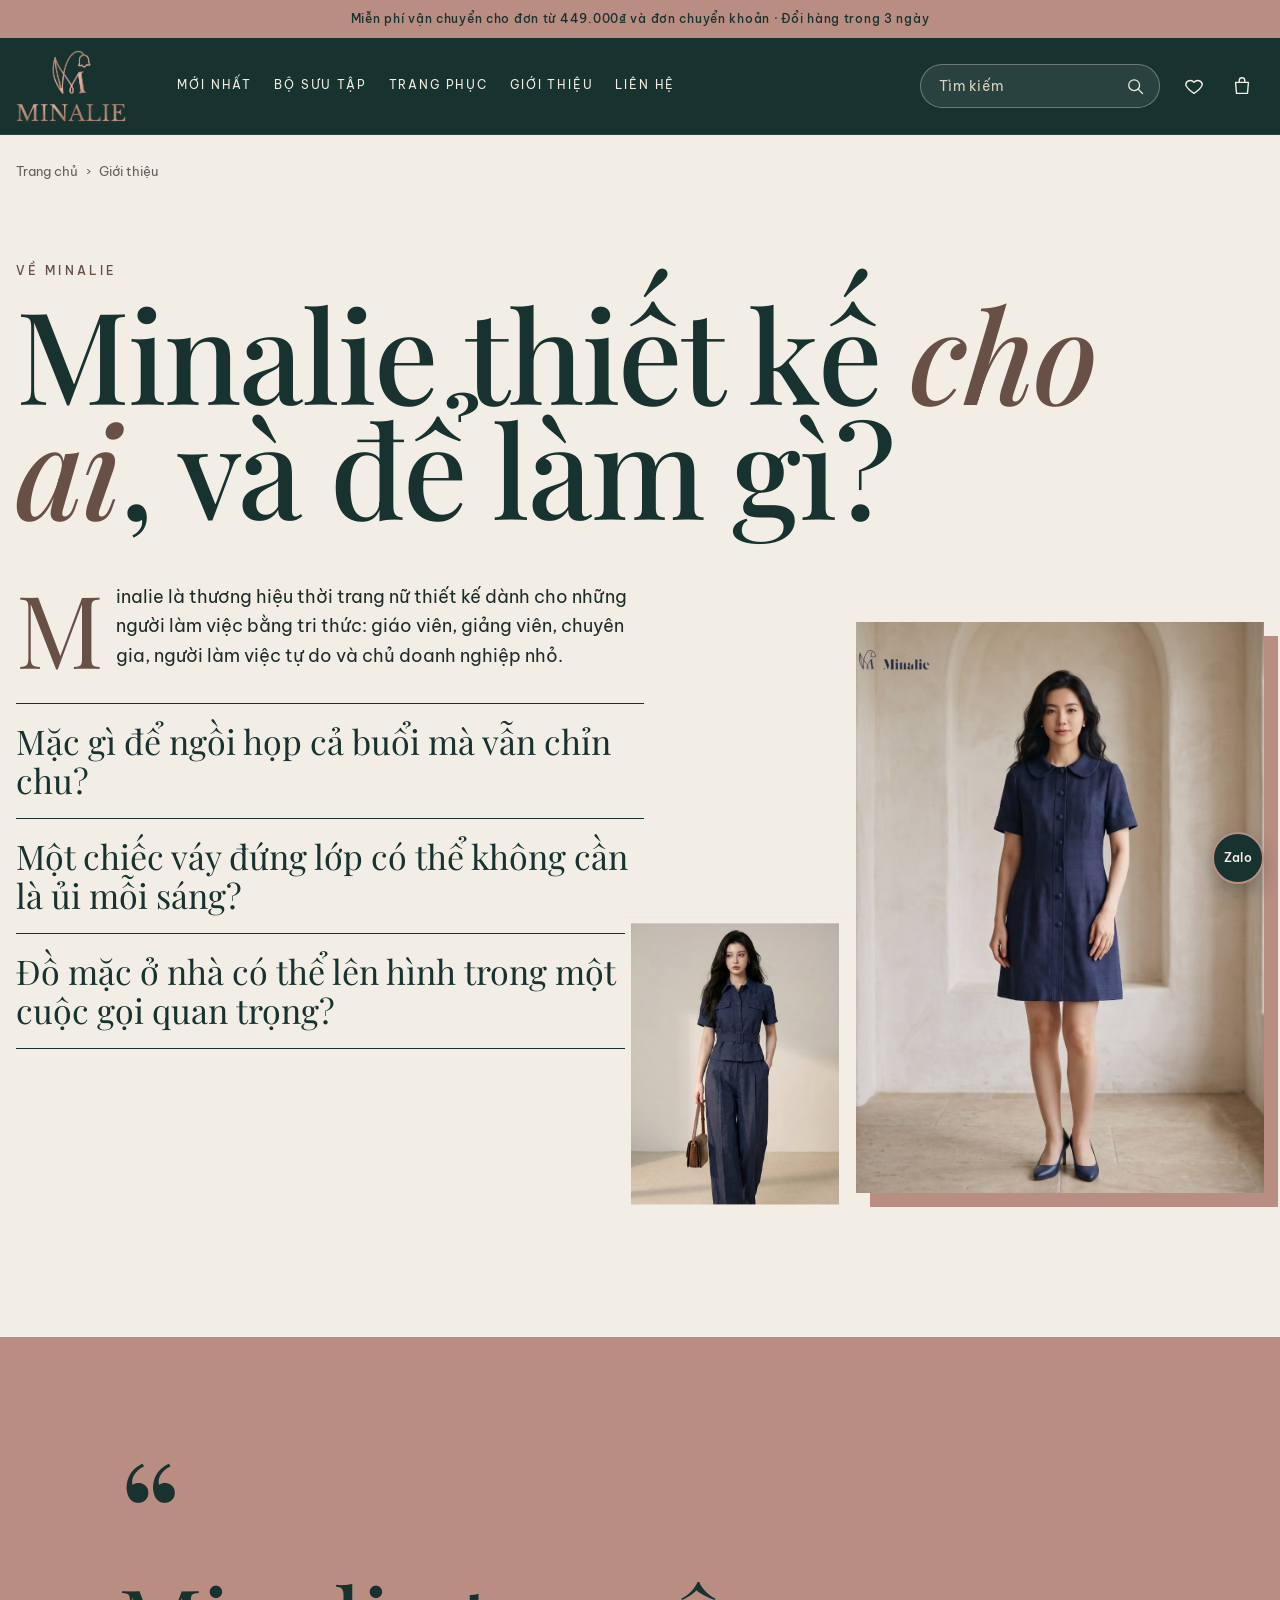
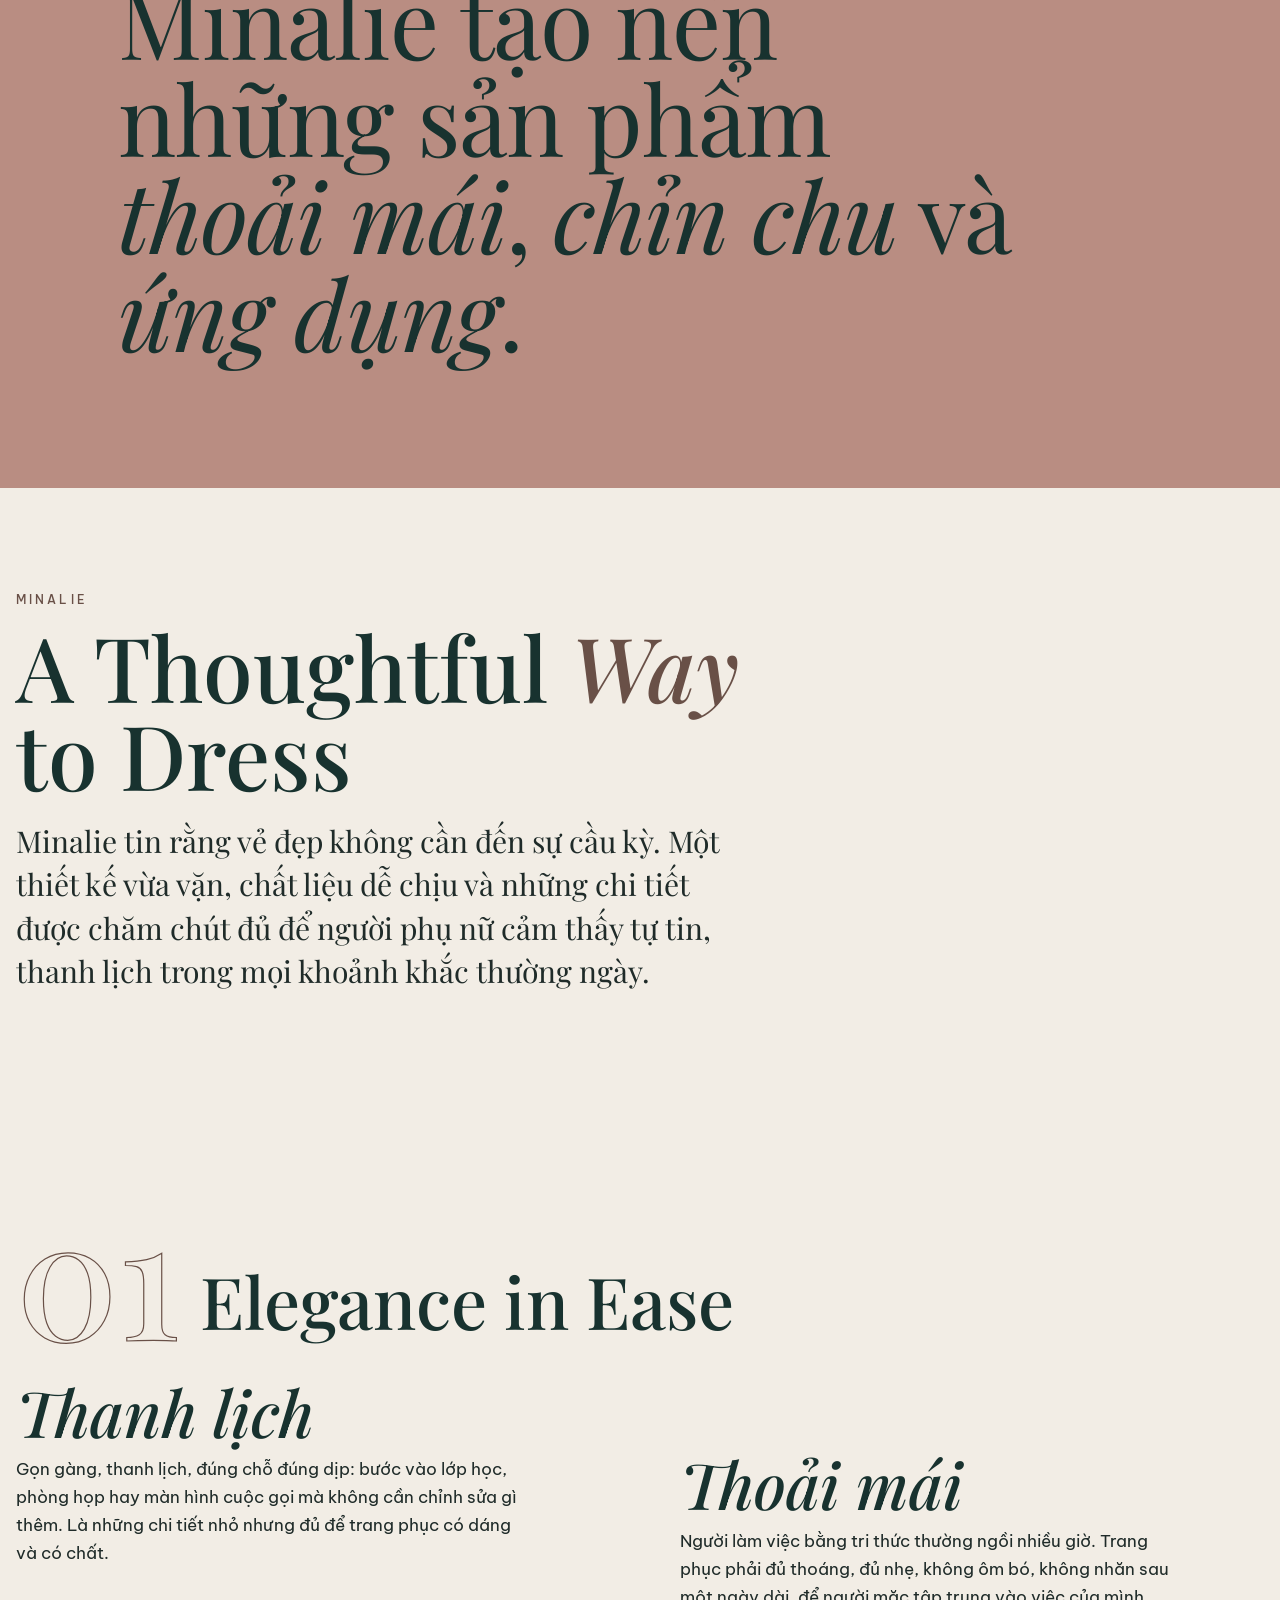
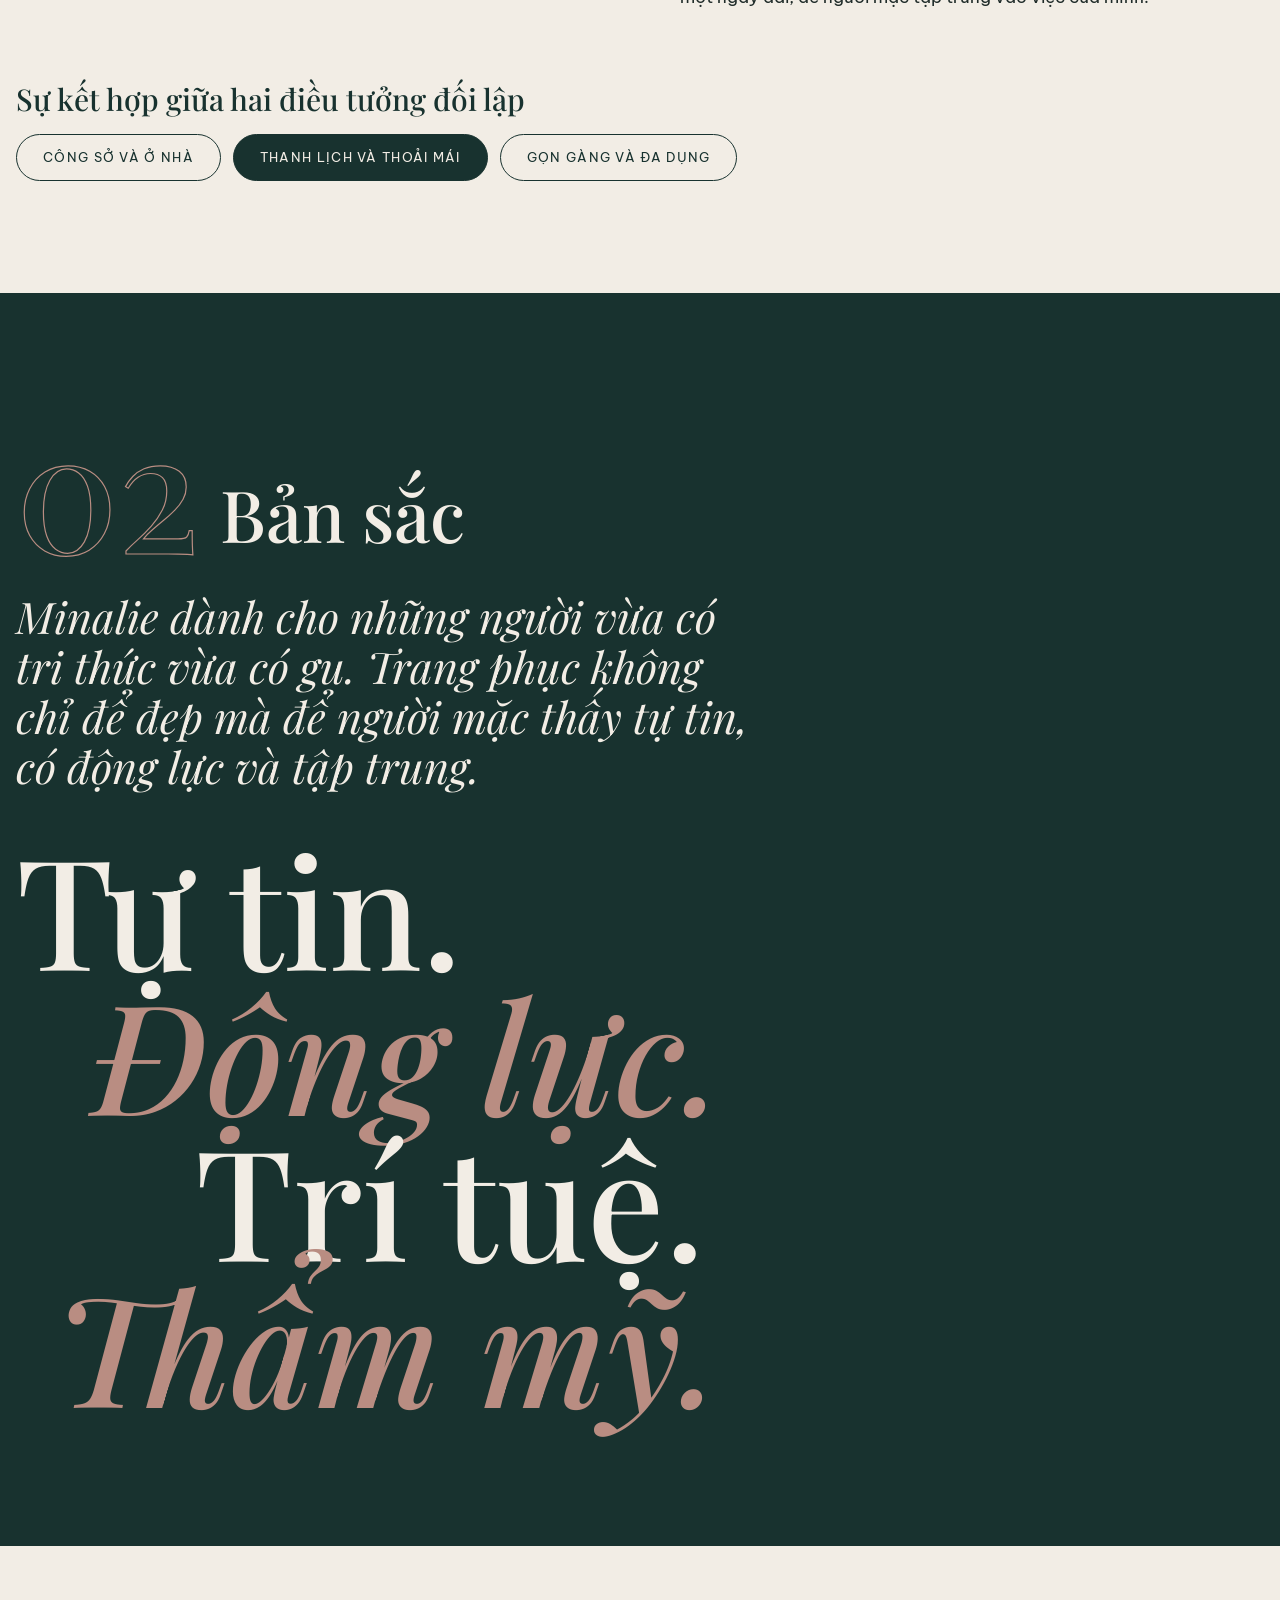
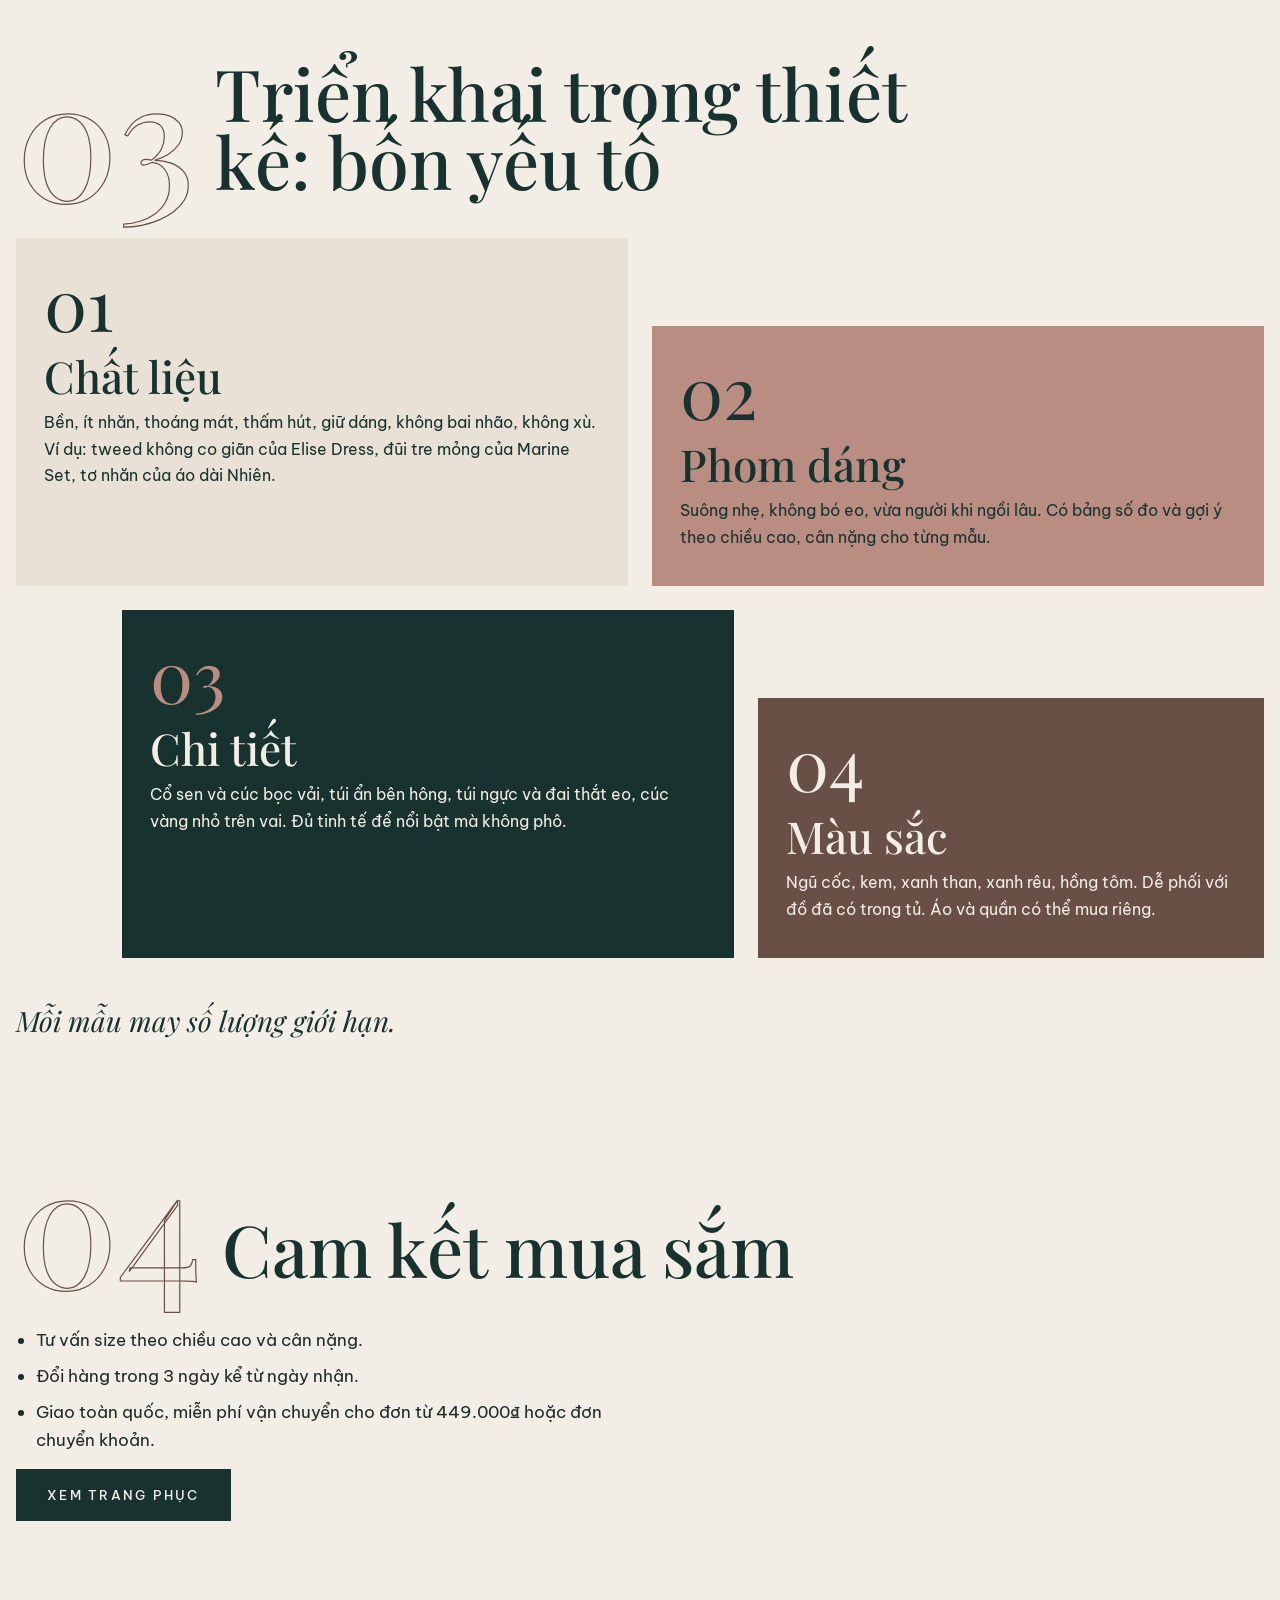
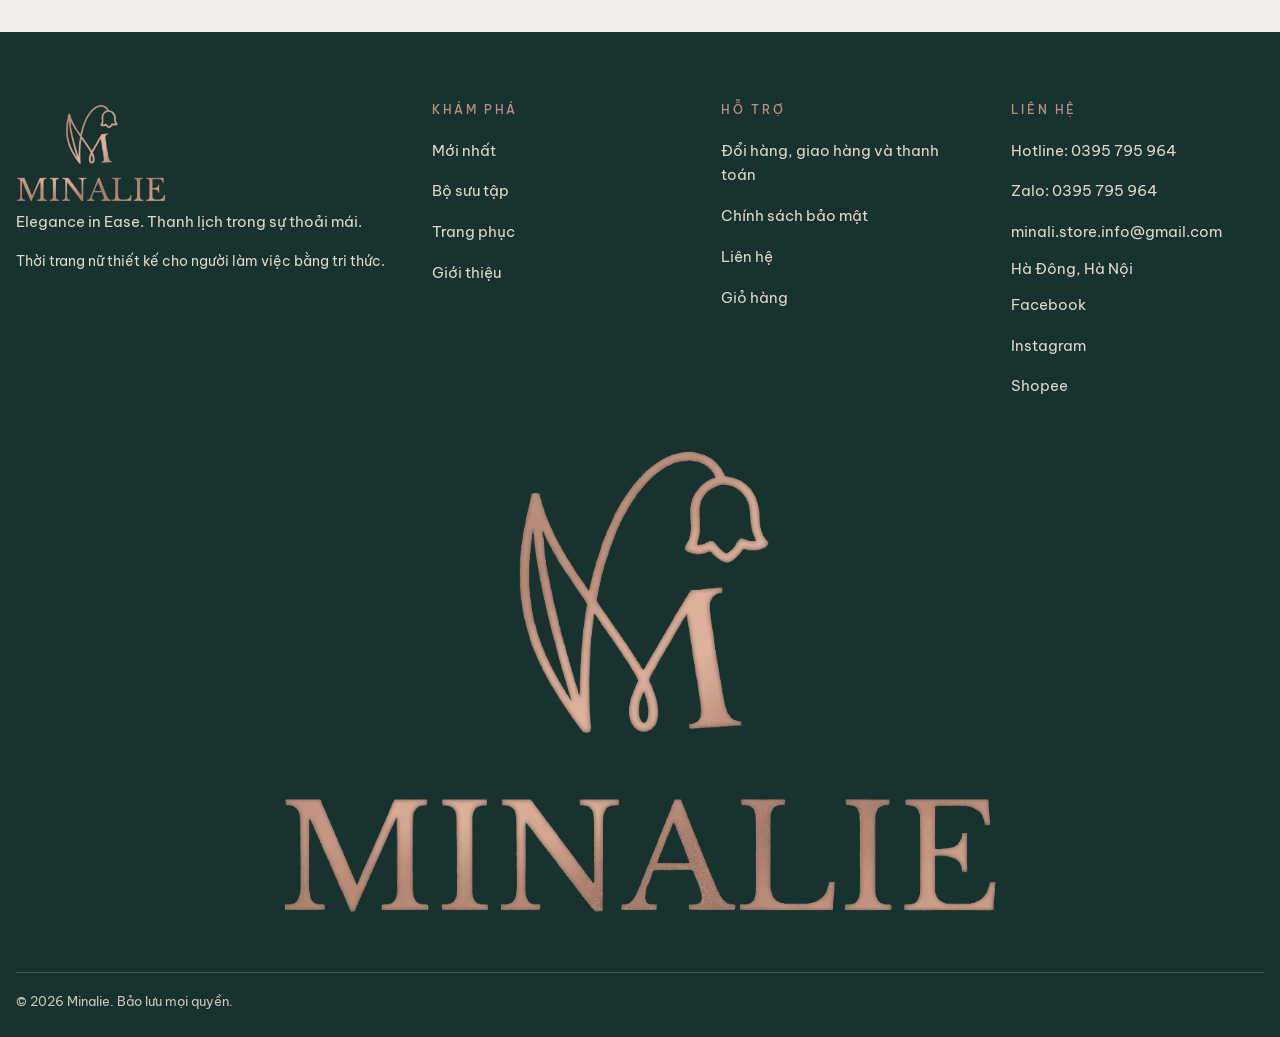
<file: gioi-thieu.html>
<!doctype html>
<html lang="vi">
<head>
<meta charset="utf-8">
<meta name="viewport" content="width=device-width, initial-scale=1">
<title>Giới thiệu | Minalie</title>
<meta name="description" content="Minalie thiết kế cho ai, và để làm gì?">
<meta name="theme-color" content="#18322f">
<link rel="icon" type="image/png" href="images/brand/favicon.png?v=3">
<link rel="preconnect" href="https://fonts.googleapis.com">
<link rel="preconnect" href="https://fonts.gstatic.com" crossorigin>
<link href="https://fonts.googleapis.com/css2?family=Be+Vietnam+Pro:wght@300;400;500&family=Playfair+Display:ital,wght@0,400;0,500;0,700;1,400;1,500&display=swap" rel="stylesheet">
<link rel="stylesheet" href="assets/css/style.css?v=29">
</head>
<body data-page="about">
<div id="site-header"></div>
<main id="app"><noscript><p style="padding:48px 16px;text-align:center">Vui lòng bật JavaScript để xem trang này.</p></noscript></main>
<div id="site-footer"></div>
<script src="assets/js/data.js?v=49"></script>
<script src="assets/js/app.js?v=43"></script>
</body>
</html>
</file>
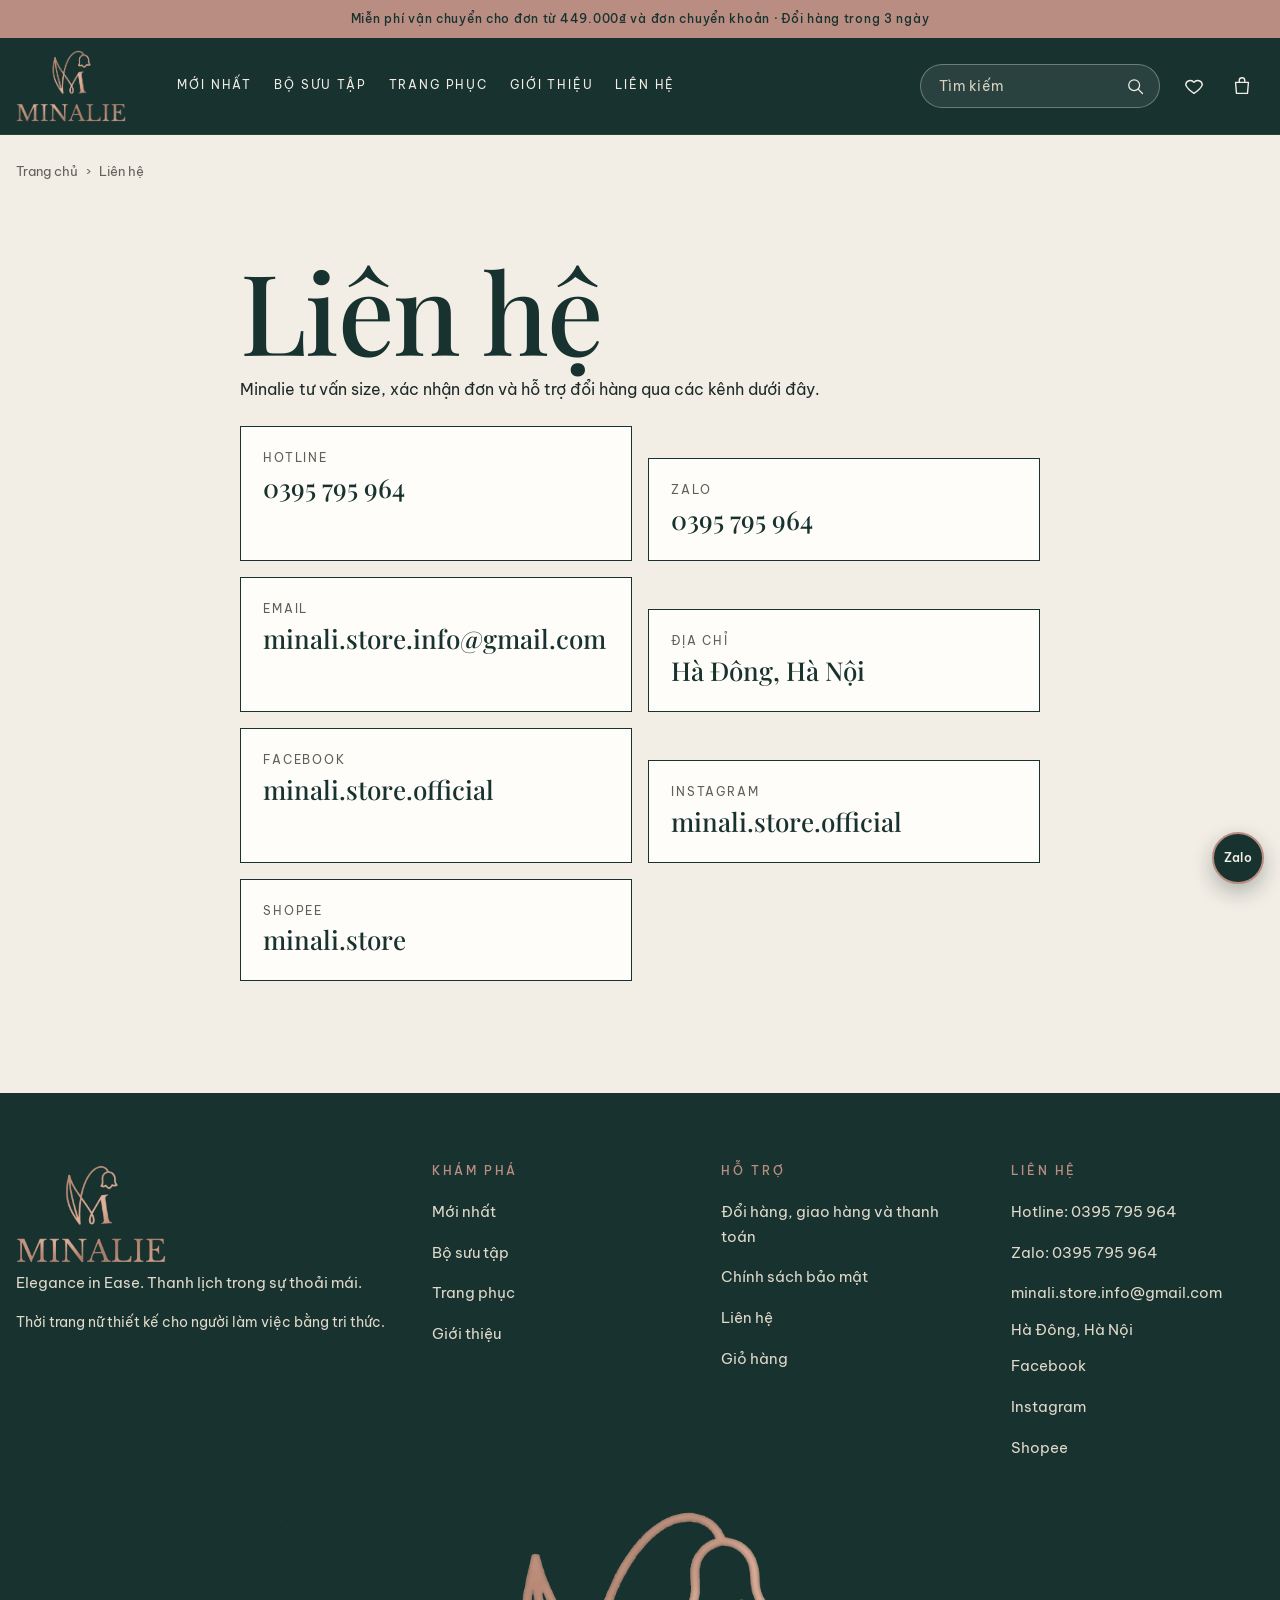
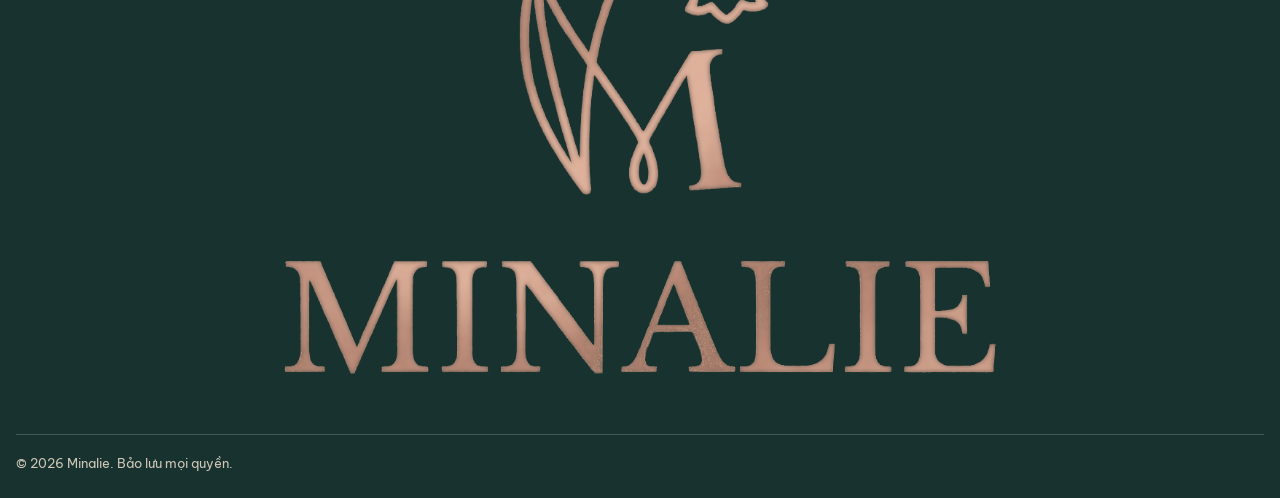
<file: lien-he.html>
<!doctype html>
<html lang="vi">
<head>
<meta charset="utf-8">
<meta name="viewport" content="width=device-width, initial-scale=1">
<title>Liên hệ | Minalie</title>
<meta name="description" content="Liên hệ Minalie.">
<meta name="theme-color" content="#18322f">
<link rel="icon" type="image/png" href="images/brand/favicon.png?v=3">
<link rel="preconnect" href="https://fonts.googleapis.com">
<link rel="preconnect" href="https://fonts.gstatic.com" crossorigin>
<link href="https://fonts.googleapis.com/css2?family=Be+Vietnam+Pro:wght@300;400;500&family=Playfair+Display:ital,wght@0,400;0,500;0,700;1,400;1,500&display=swap" rel="stylesheet">
<link rel="stylesheet" href="assets/css/style.css?v=29">
</head>
<body data-page="contact">
<div id="site-header"></div>
<main id="app"><noscript><p style="padding:48px 16px;text-align:center">Vui lòng bật JavaScript để xem trang này.</p></noscript></main>
<div id="site-footer"></div>
<script src="assets/js/data.js?v=49"></script>
<script src="assets/js/app.js?v=43"></script>
</body>
</html>
</file>
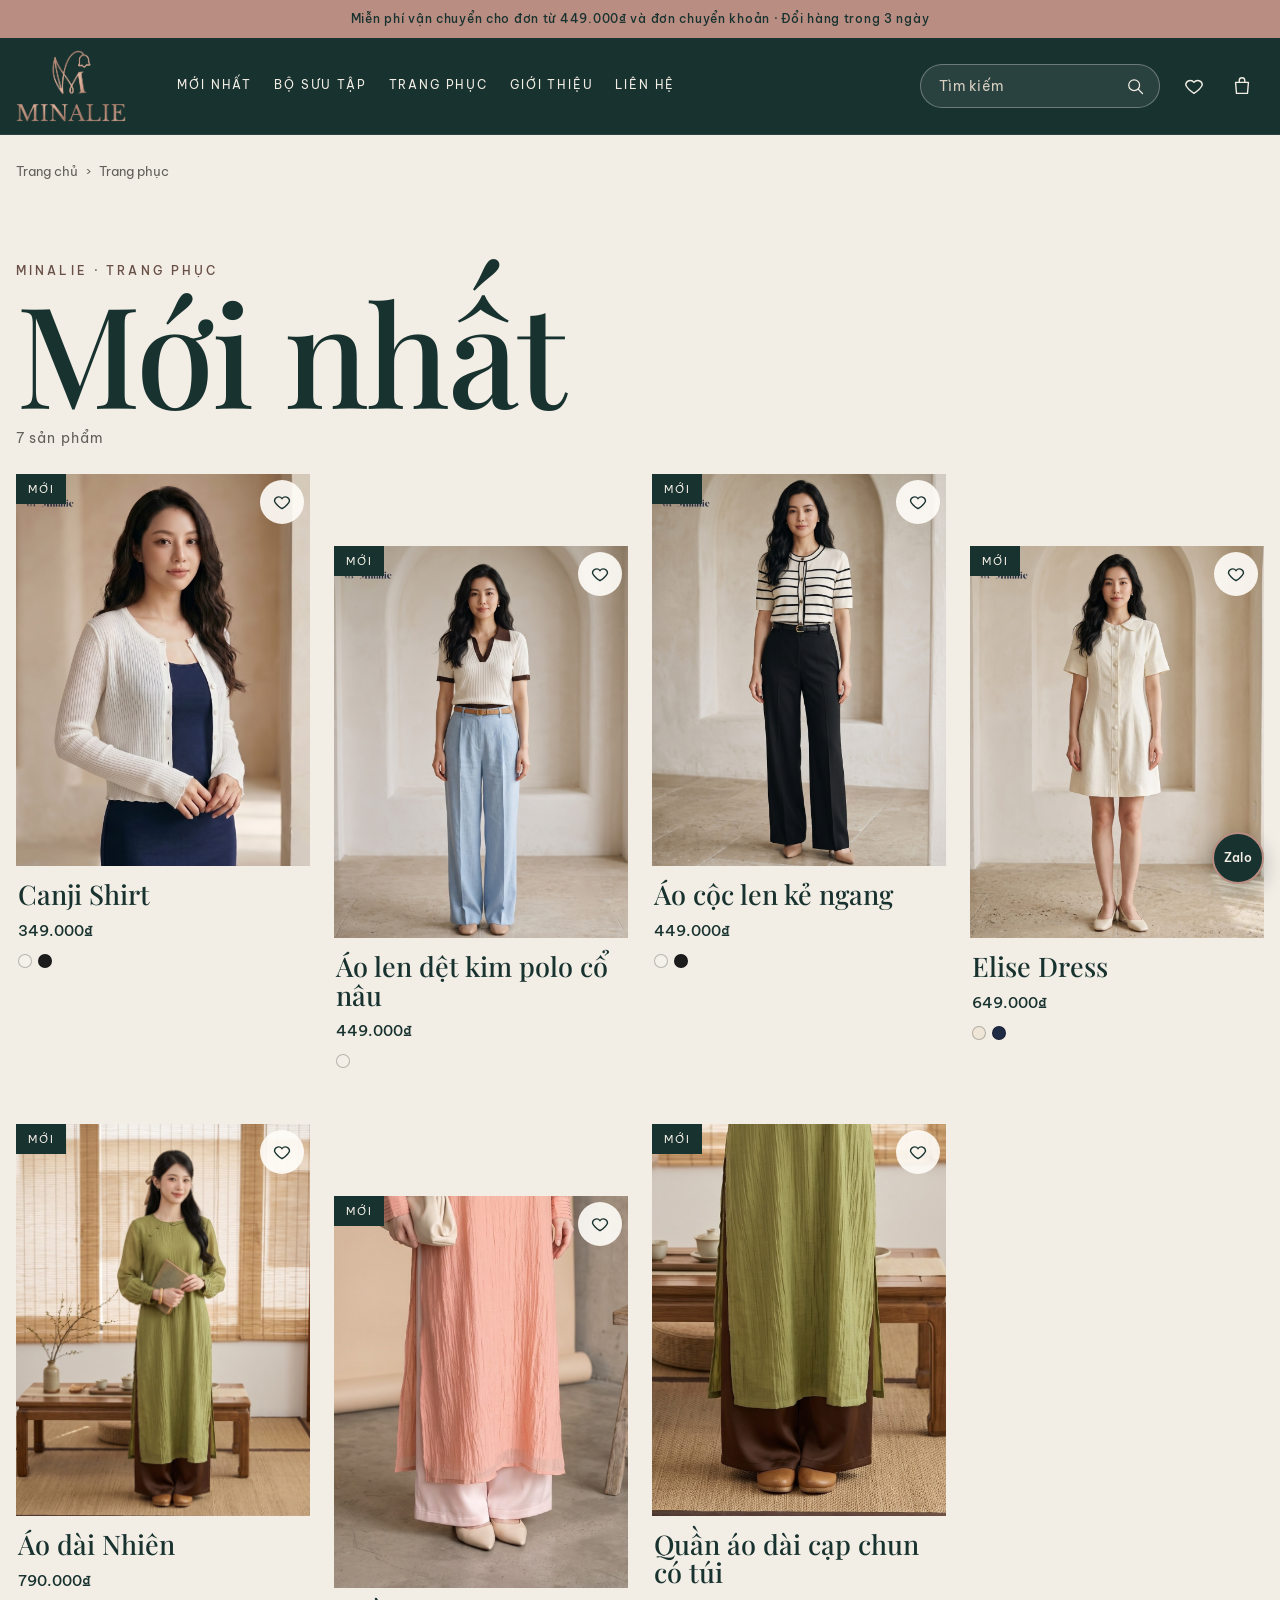
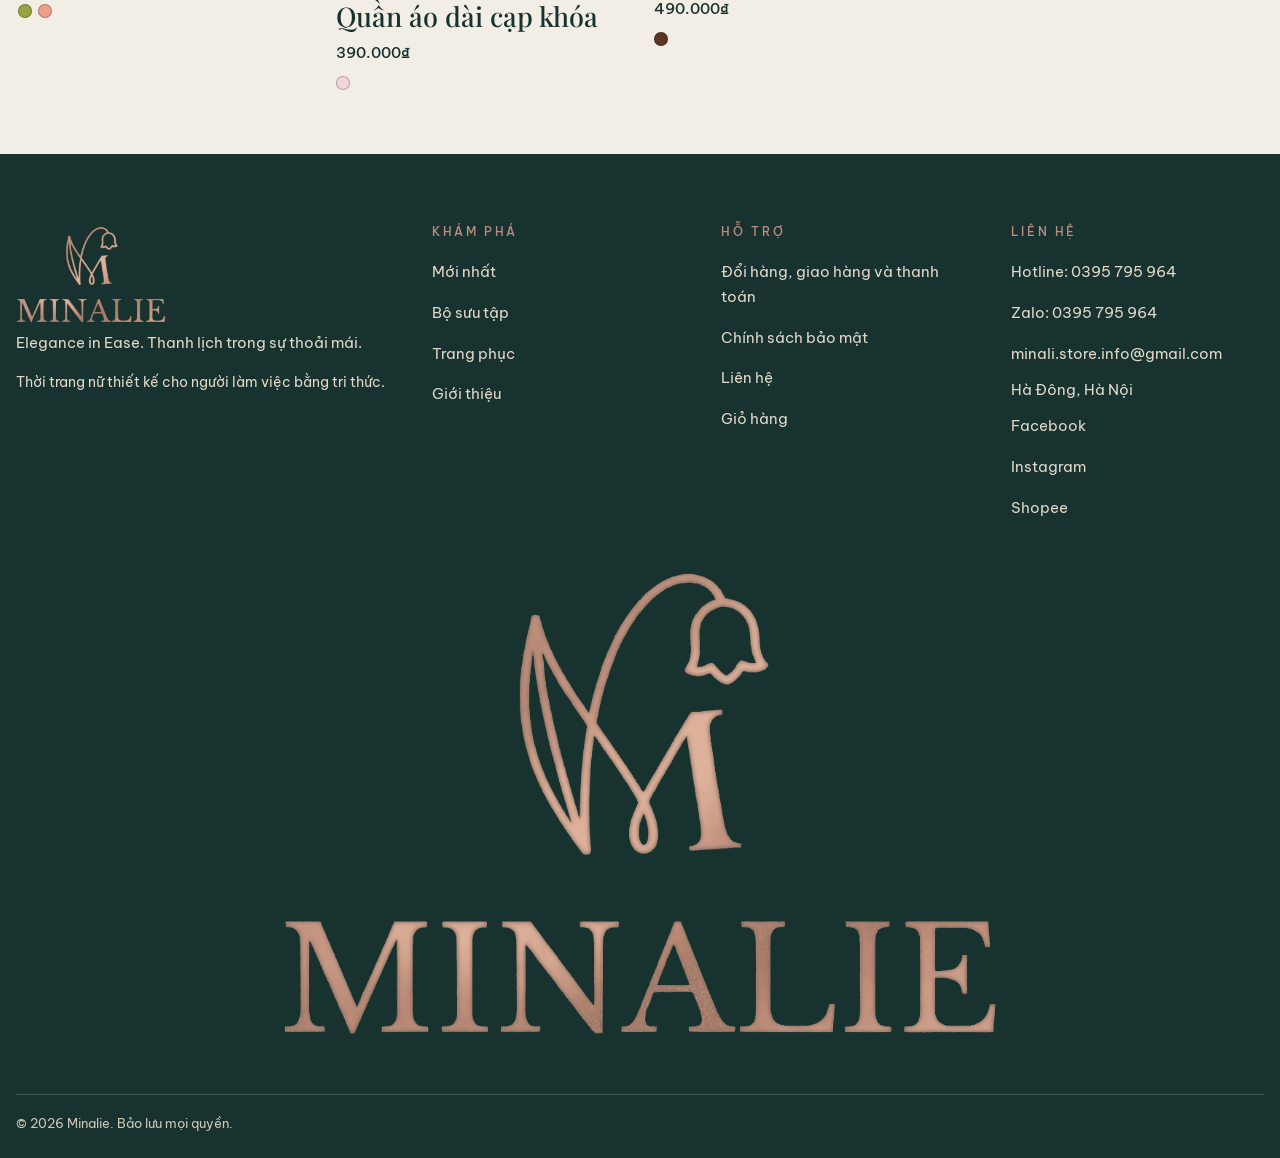
<file: moi-nhat.html>
<!doctype html>
<html lang="vi">
<head>
<meta charset="utf-8">
<meta name="viewport" content="width=device-width, initial-scale=1">
<title>Mới nhất | Minalie</title>
<meta name="description" content="Sản phẩm mới của Minalie.">
<meta name="theme-color" content="#18322f">
<link rel="icon" type="image/png" href="images/brand/favicon.png?v=3">
<link rel="preconnect" href="https://fonts.googleapis.com">
<link rel="preconnect" href="https://fonts.gstatic.com" crossorigin>
<link href="https://fonts.googleapis.com/css2?family=Be+Vietnam+Pro:wght@300;400;500&family=Playfair+Display:ital,wght@0,400;0,500;0,700;1,400;1,500&display=swap" rel="stylesheet">
<link rel="stylesheet" href="assets/css/style.css?v=29">
</head>
<body data-page="news">
<div id="site-header"></div>
<main id="app"><noscript><p style="padding:48px 16px;text-align:center">Vui lòng bật JavaScript để xem trang này.</p></noscript></main>
<div id="site-footer"></div>
<script src="assets/js/data.js?v=49"></script>
<script src="assets/js/app.js?v=43"></script>
</body>
</html>
</file>
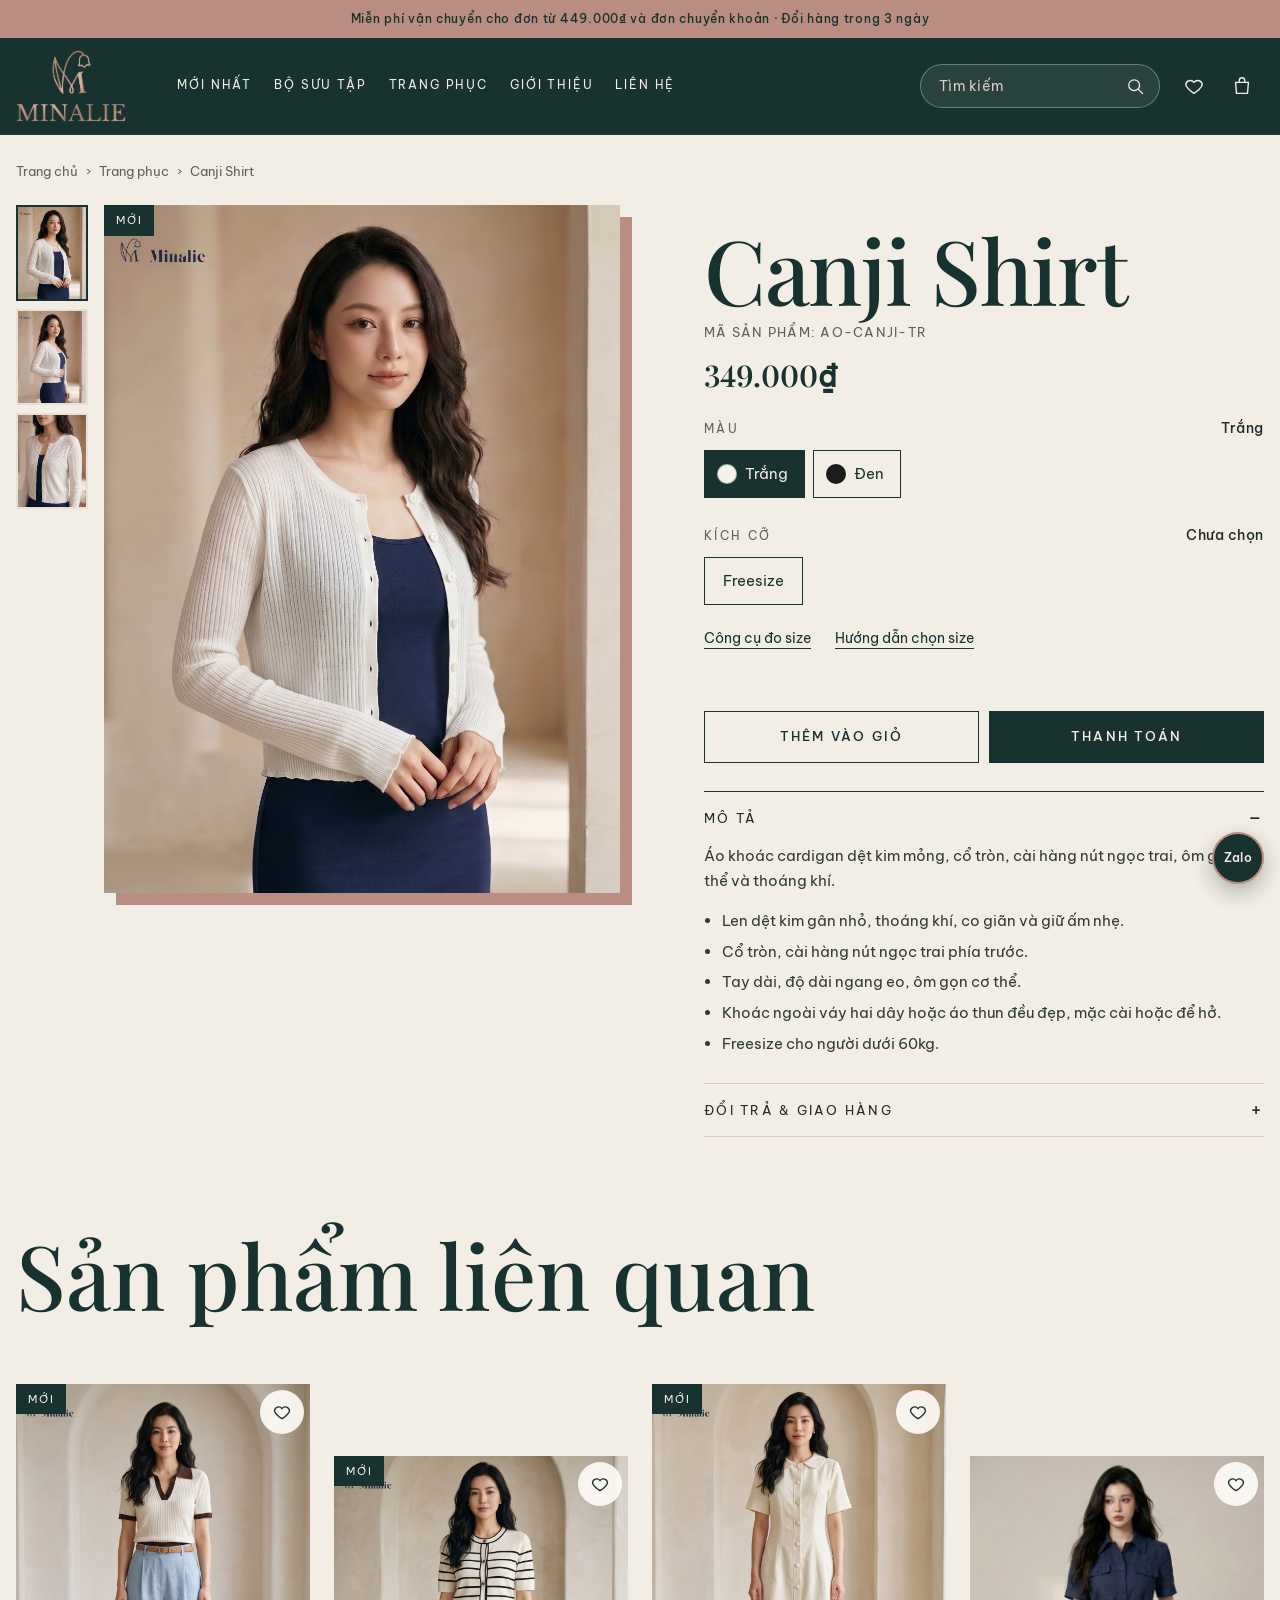
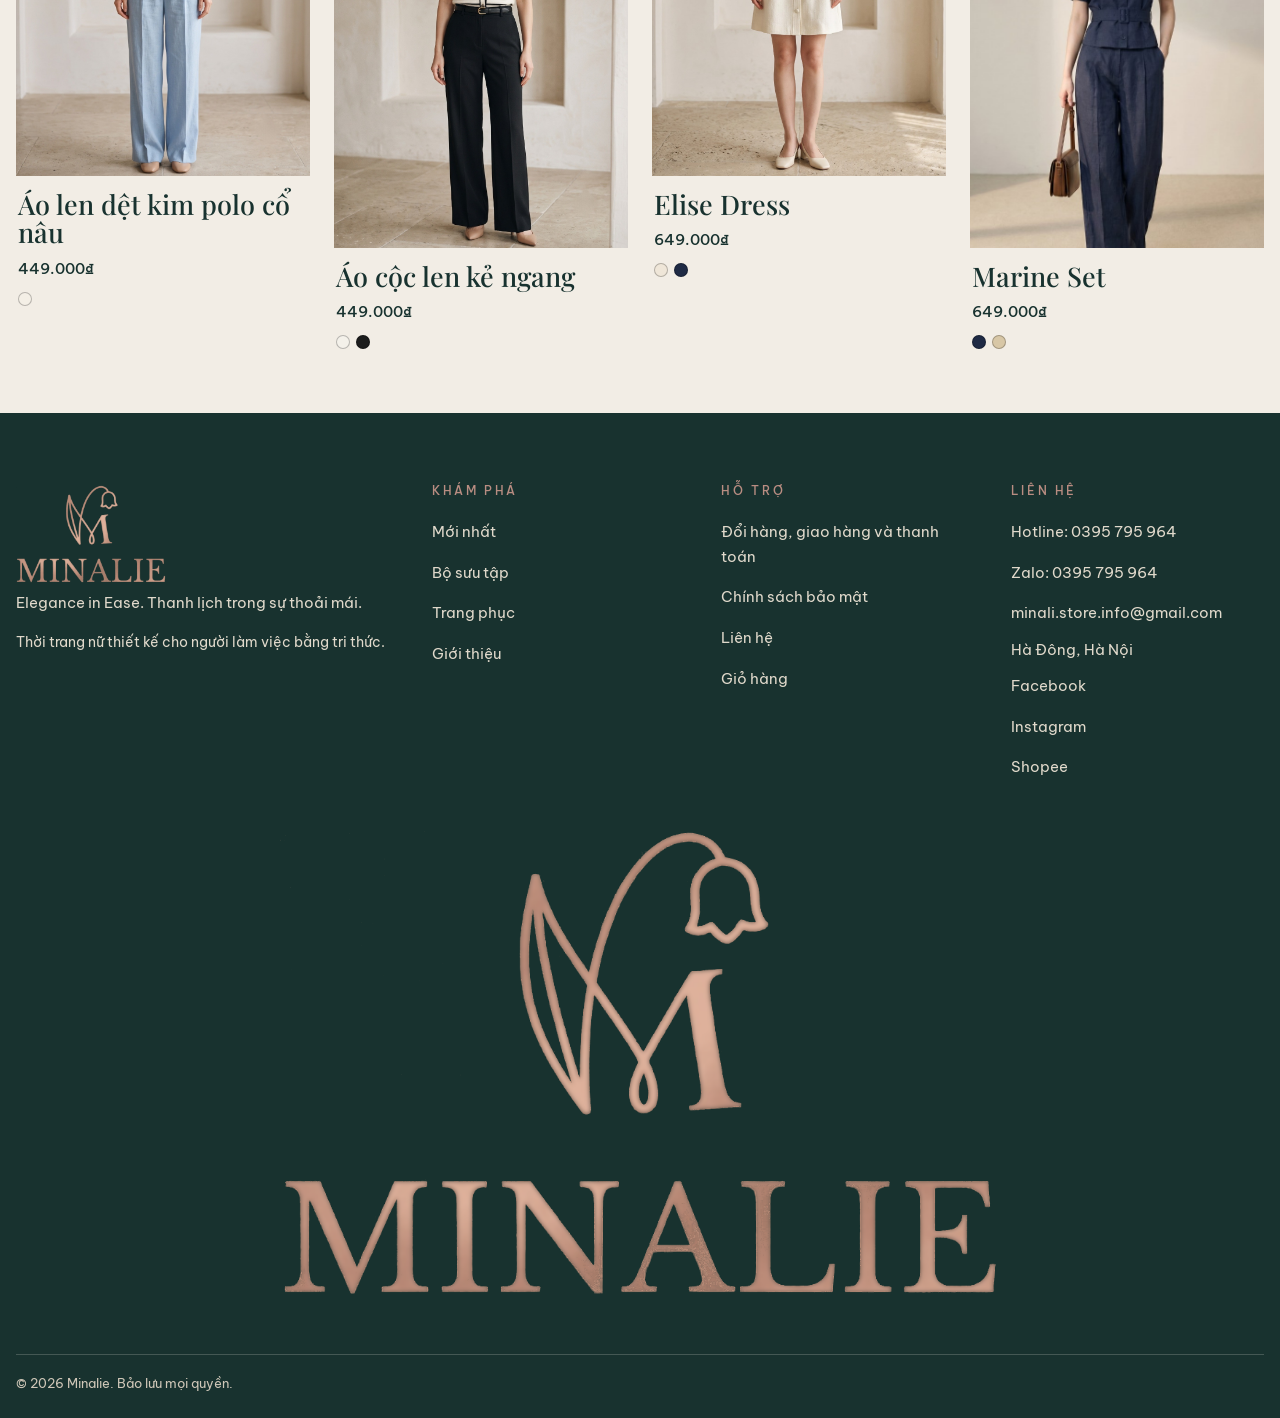
<file: san-pham.html>
<!doctype html>
<html lang="vi">
<head>
<meta charset="utf-8">
<meta name="viewport" content="width=device-width, initial-scale=1">
<title>Sản phẩm | Minalie</title>
<meta name="description" content="Chi tiết sản phẩm Minalie.">
<meta name="theme-color" content="#18322f">
<link rel="icon" type="image/png" href="images/brand/favicon.png?v=3">
<link rel="preconnect" href="https://fonts.googleapis.com">
<link rel="preconnect" href="https://fonts.gstatic.com" crossorigin>
<link href="https://fonts.googleapis.com/css2?family=Be+Vietnam+Pro:wght@300;400;500&family=Playfair+Display:ital,wght@0,400;0,500;0,700;1,400;1,500&display=swap" rel="stylesheet">
<link rel="stylesheet" href="assets/css/style.css?v=29">
</head>
<body data-page="product">
<div id="site-header"></div>
<main id="app"><noscript><p style="padding:48px 16px;text-align:center">Vui lòng bật JavaScript để xem trang này.</p></noscript></main>
<div id="site-footer"></div>
<script src="assets/js/data.js?v=49"></script>
<script src="assets/js/app.js?v=43"></script>
</body>
</html>
</file>
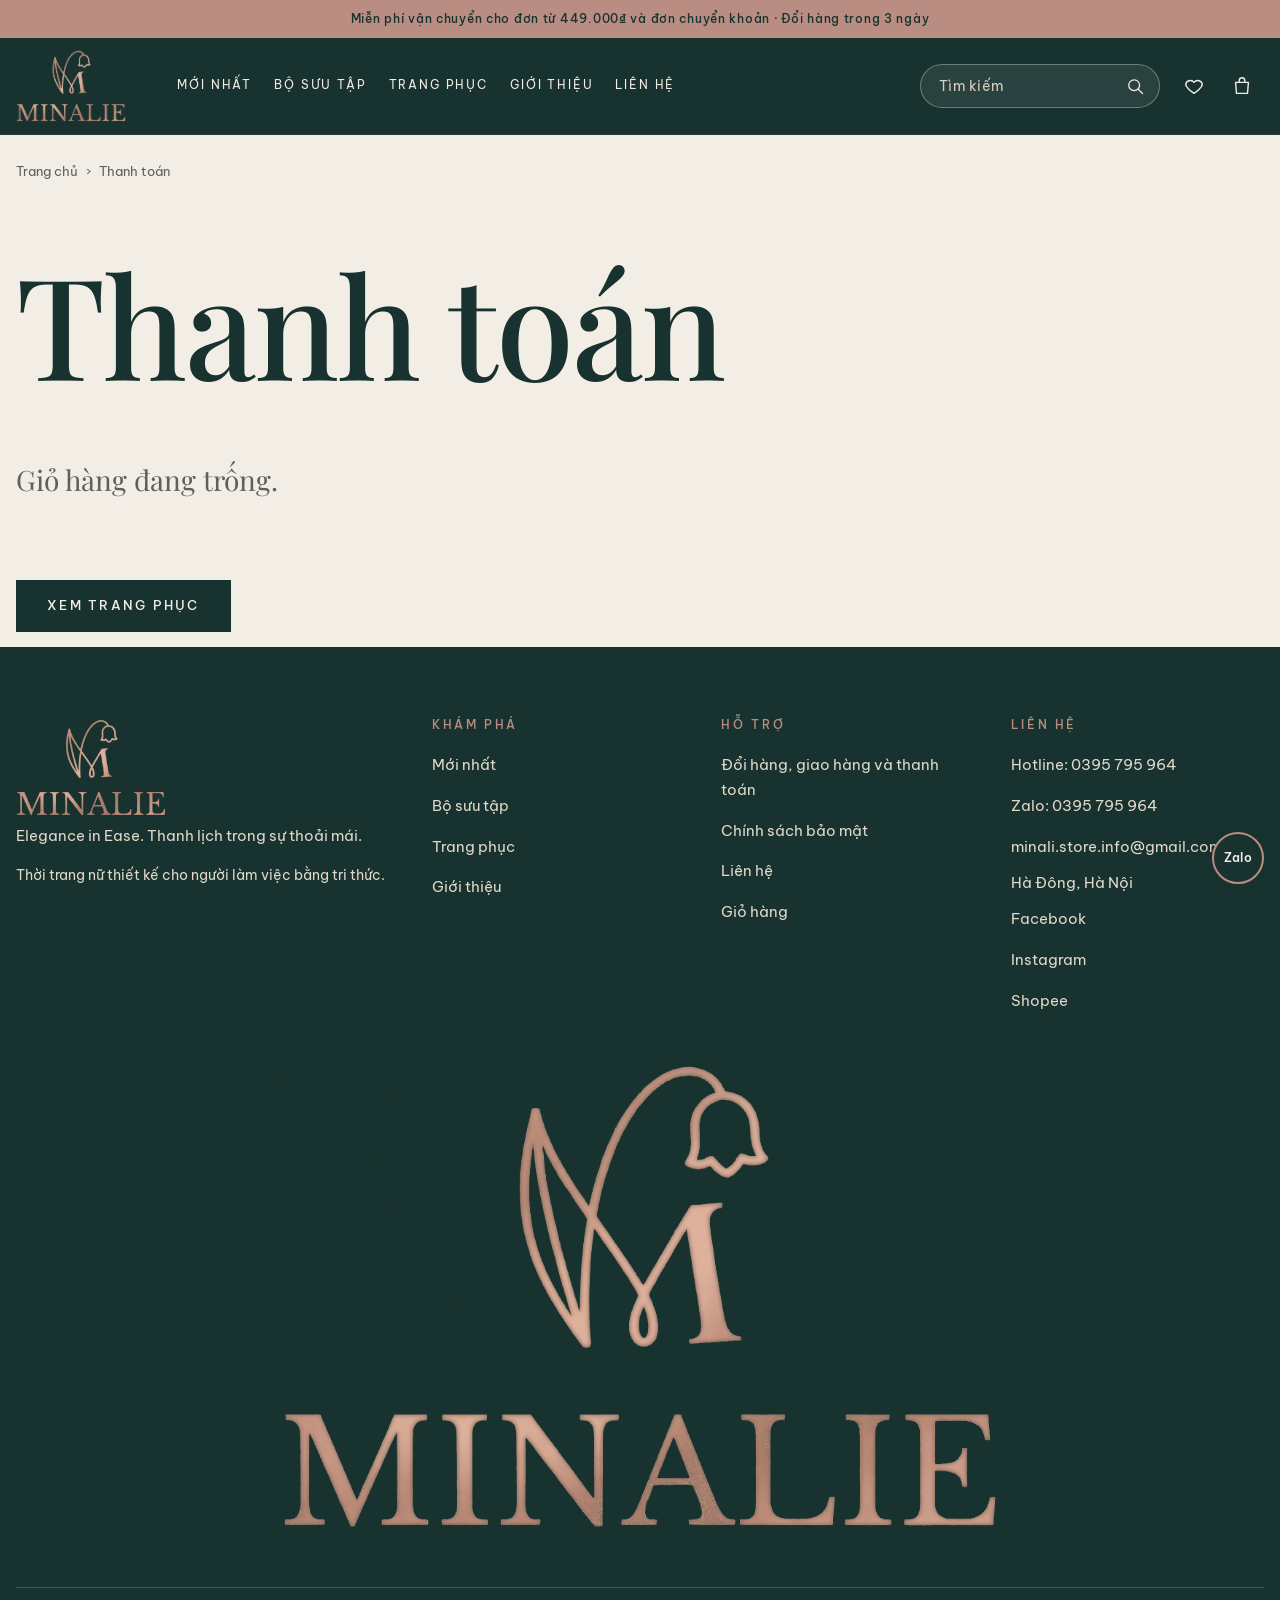
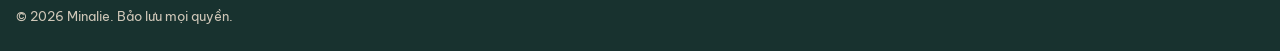
<file: thanh-toan.html>
<!doctype html>
<html lang="vi">
<head>
<meta charset="utf-8">
<meta name="viewport" content="width=device-width, initial-scale=1">
<title>Thanh toán | Minalie</title>
<meta name="description" content="Thanh toán đơn hàng Minalie.">
<meta name="theme-color" content="#18322f">
<link rel="icon" type="image/png" href="images/brand/favicon.png?v=3">
<link rel="preconnect" href="https://fonts.googleapis.com">
<link rel="preconnect" href="https://fonts.gstatic.com" crossorigin>
<link href="https://fonts.googleapis.com/css2?family=Be+Vietnam+Pro:wght@300;400;500&family=Playfair+Display:ital,wght@0,400;0,500;0,700;1,400;1,500&display=swap" rel="stylesheet">
<link rel="stylesheet" href="assets/css/style.css?v=29">
</head>
<body data-page="checkout">
<div id="site-header"></div>
<main id="app"><noscript><p style="padding:48px 16px;text-align:center">Vui lòng bật JavaScript để xem trang này.</p></noscript></main>
<div id="site-footer"></div>
<script src="assets/js/data.js?v=49"></script>
<script src="assets/js/app.js?v=43"></script>
</body>
</html>
</file>
<file: assets/css/style.css>
/* Minalie storefront, bản 3: tạp chí thời trang (sáng tạo) */
:root {
  --green: #18322f;
  --green-2: #234541;
  --rose: #b98d82;
  --ivory: #f2ede5;
  --ivory-2: #e9e1d5;
  --brown: #695047;
  --ink: #1f2b29;
  --muted: #615f59;
  --line: #d3c9ba;
  --white: #fffdf9;
  --ok: #2f6b4f;
  --warn: #9a3b2e;
  --serif: "Cormorant Garamond", "Playfair Display", Georgia, "Times New Roman", serif;
  --sans: "Be Vietnam Pro", "Inter", system-ui, -apple-system, "Segoe UI", Roboto, sans-serif;
  --gutter: 16px;
  --max: 1320px;
  --ease: cubic-bezier(.2, .7, .2, 1);
}
* { box-sizing: border-box; }
html { -webkit-text-size-adjust: 100%; scroll-behavior: smooth; }
body { margin: 0; background: var(--ivory); color: var(--ink); font-family: var(--sans); font-size: 15px; line-height: 1.65; font-weight: 400; overflow-x: clip; }
img { max-width: 100%; display: block; }
a { color: inherit; text-decoration: none; }
button { font: inherit; color: inherit; cursor: pointer; }
h1, h2, h3, h4 { font-family: var(--serif); font-weight: 500; line-height: 1.05; margin: 0; letter-spacing: -.005em; }
em { font-style: italic; }
p { margin: 0 0 1em; }
:focus-visible { outline: 3px solid var(--green); outline-offset: 3px; }
.footer :focus-visible, .drawer :focus-visible, .dark :focus-visible, .mag-id :focus-visible, .announce :focus-visible, .fe3 :focus-visible, .fe4 :focus-visible { outline-color: var(--ivory); }
.wrap { max-width: var(--max); margin: 0 auto; padding: 0 var(--gutter); }
.sr-only { position: absolute; width: 1px; height: 1px; overflow: hidden; clip: rect(0 0 0 0); white-space: nowrap; }
.eyebrow { display: block; font-size: 12px; letter-spacing: .26em; text-transform: uppercase; color: var(--brown); font-weight: 500; }

/* Scroll reveal: chỉ có tác dụng khi JS thêm lớp .rv */
.rv { opacity: 0; transform: translateY(32px); transition: opacity .9s var(--ease), transform .9s var(--ease); }
.rv.in { opacity: 1; transform: none; }
@media print { .rv { opacity: 1 !important; transform: none !important; } }

/* Announcement + header */
.announce { background: var(--green); color: var(--ivory); text-align: center; font-size: 12px; letter-spacing: .06em; padding: 9px var(--gutter); }
.header { background: var(--ivory); color: var(--green); position: sticky; top: 0; z-index: 50; border-bottom: 1px solid var(--line); }
.header .bar { display: grid; grid-template-columns: 1fr auto 1fr; align-items: center; height: 88px; max-width: 1480px; margin: 0 auto; padding: 0 var(--gutter); }
.header .left, .header .right { display: flex; align-items: center; gap: 2px; }
.header .right { justify-content: flex-end; }
.logo { font-family: var(--serif); font-weight: 500; font-size: 26px; letter-spacing: .3em; padding-left: .3em; text-transform: uppercase; color: var(--green); text-align: center; line-height: 1; }
.logo { display: inline-flex; flex-direction: column; align-items: center; justify-content: center; gap: 7px; }
.logo-ico { height: 30px; aspect-ratio: 260 / 270; display: block; flex: none; background-color: currentColor; -webkit-mask: url(../../images/brand/logo-icon.png) center / contain no-repeat; mask: url(../../images/brand/logo-icon.png) center / contain no-repeat; }
.footer .flogo { display: inline-flex; flex-direction: column; align-items: center; gap: 10px; }
.footer .flogo .logo-ico { height: 42px; }
@media (max-width: 1099px) { .logo-ico { height: 24px; } .logo { gap: 6px; } }
.icon-btn { background: none; border: 0; width: 44px; height: 44px; display: inline-grid; place-items: center; color: var(--green); position: relative; border-radius: 50%; transition: background .2s; }
.icon-btn:hover { background: rgba(24, 50, 47, .08); }
.icon-btn svg { width: 22px; height: 22px; stroke: currentColor; fill: none; stroke-width: 1.5; stroke-linecap: round; stroke-linejoin: round; }
.badge { position: absolute; top: 3px; right: 1px; min-width: 18px; height: 18px; border-radius: 9px; background: var(--green); color: var(--ivory); font-size: 10.5px; font-weight: 600; display: grid; place-items: center; padding: 0 4px; }
.nav { display: none; }
.nav a, .nav button { background: none; border: 0; padding: 0 11px; height: 88px; display: inline-flex; align-items: center; font-size: 11.5px; letter-spacing: .16em; text-transform: uppercase; color: var(--green); position: relative; }
.nav > a::after, .has-sub > a::after { content: ""; position: absolute; left: 11px; right: 11px; bottom: 22px; height: 1px; background: var(--green); transform: scaleX(0); transform-origin: left; transition: transform .35s var(--ease); }
.nav > a:hover::after, .has-sub:hover > a::after { transform: scaleX(1); }
.has-sub { position: relative; display: inline-block; }
.sub { position: absolute; top: 88px; left: 0; background: var(--ivory); color: var(--ink); border: 1px solid var(--green); min-width: 200px; padding: 8px 0; display: none; }
.has-sub:hover .sub, .has-sub:focus-within .sub { display: block; }
.sub a { height: auto; min-height: 44px; padding: 10px 20px; color: var(--ink); text-transform: none; letter-spacing: .02em; font-size: 15px; display: flex; }
.sub a:hover { background: var(--green); color: var(--ivory); }
@media (max-width: 1099px) {
  .logo { font-size: 22px; letter-spacing: .24em; padding-left: .24em; }
  .header .bar { height: 76px; }
}
@media (min-width: 1100px) { .nav { display: flex; } .menu-btn { display: none; } .header .right { gap: 6px; } }

/* Drawer + overlays */
.scrim { position: fixed; inset: 0; background: rgba(15, 28, 26, .6); z-index: 90; display: none; }
.scrim.open { display: block; }
.drawer { position: fixed; top: 0; left: 0; bottom: 0; width: min(90vw, 380px); background: var(--green); color: var(--ivory); z-index: 100; transform: translateX(-100%); transition: transform .35s var(--ease); padding: 20px 24px; overflow: auto; visibility: hidden; }
.drawer.open { transform: none; visibility: visible; }
.drawer a, .drawer summary { display: block; padding: 10px 0; font-family: var(--serif); font-size: 36px; line-height: 1.1; border-bottom: 1px solid rgba(242, 237, 229, .16); cursor: pointer; list-style: none; min-height: 44px; }
.drawer summary::-webkit-details-marker { display: none; }
.drawer summary::after { content: "+"; float: right; font-family: var(--sans); font-size: 22px; }
.drawer details[open] summary::after { content: "–"; }
.drawer details a { padding-left: 18px; font-family: var(--sans); font-size: 15px; letter-spacing: .06em; }
.drawer .close { position: absolute; top: 8px; right: 8px; color: var(--ivory); }
.drawer .icon-btn:hover { background: rgba(242, 237, 229, .12); }
.search-panel { position: fixed; inset: 0 0 auto 0; background: var(--ivory); z-index: 100; padding: 24px var(--gutter) 32px; transform: translateY(-101%); transition: transform .35s var(--ease); max-height: 92vh; overflow: auto; visibility: hidden; }
.search-panel.open { transform: none; visibility: visible; }
.search-panel .field { max-width: 920px; margin: 0 auto; display: flex; gap: 8px; align-items: center; }
.search-panel input { flex: 1; min-width: 0; font-family: var(--serif); font-size: clamp(28px, 6vw, 56px); min-height: 56px; padding: 6px 4px; border: 0; border-bottom: 2px solid var(--green); background: transparent; color: var(--green); border-radius: 0; }
.search-panel input::placeholder { color: var(--muted); opacity: 1; }
.search-panel input:focus-visible { outline: 0; border-bottom-width: 4px; }
.search-panel .results { max-width: var(--max); margin: 28px auto 0; }

/* Buttons */
.btn { display: inline-flex; align-items: center; justify-content: center; gap: 8px; min-height: 52px; padding: 0 30px; border: 1.5px solid var(--green); background: var(--green); color: var(--ivory); font-size: 12.5px; letter-spacing: .18em; text-transform: uppercase; font-weight: 500; transition: background .25s, color .25s, transform .25s var(--ease); }
.btn:hover { background: var(--ivory); color: var(--green); }
.btn.ghost { background: transparent; color: var(--green); }
.btn.ghost:hover { background: var(--green); color: var(--ivory); }
.btn[disabled] { opacity: .45; cursor: not-allowed; }
.btn.block { width: 100%; }

/* Hero */
.hero { padding: 24px 0 72px; overflow: hidden; }
.hero-in { display: grid; grid-template-columns: repeat(12, 1fr); column-gap: 16px; }
.kick { grid-column: 1 / -1; display: flex; flex-wrap: wrap; gap: 6px 22px; margin: 0 0 18px; font-size: 11.5px; letter-spacing: .26em; text-transform: uppercase; color: var(--brown); font-weight: 500; }
.kick span + span { padding-left: 22px; border-left: 1px solid var(--brown); }
.hero h1 { grid-column: 1 / -1; font-size: clamp(62px, 11.5vw, 160px); line-height: .86; color: var(--green); font-weight: 500; letter-spacing: -.015em; }
.hero h1 .ln { display: block; }
.hero h1 .b { padding-left: .55em; }
.hero h1 .c { padding-left: .15em; }
.hero h1 em { color: var(--brown); font-weight: 500; }
.hero-pics { position: relative; margin: 36px 0 56px; }
.hero-pics figure { margin: 0; }
.hero-pics .p1 { width: 80%; margin-left: auto; aspect-ratio: 4 / 5; box-shadow: 14px 14px 0 var(--rose); background: var(--ivory-2); }
.hero-pics .p1 img, .hero-pics .p2 img { width: 100%; height: 100%; object-fit: cover; object-position: center top; }
.hero-pics .p2 { position: absolute; left: 0; bottom: -36px; width: 40%; aspect-ratio: 3 / 4; border: 6px solid var(--ivory); background: var(--ivory-2); transform: translateY(var(--py, 0px)); }
.stamp { position: absolute; top: -18px; left: 14%; width: 104px; height: 104px; border-radius: 50%; background: var(--rose); color: var(--green); display: grid; place-items: center; text-align: center; transform: rotate(-12deg); font-family: var(--serif); font-style: italic; font-size: 24px; line-height: 1; }
.hero-pics, .hero-copy { grid-column: 1 / -1; }
.lead { color: var(--ink); max-width: 460px; font-size: 16.5px; }
.actions { display: flex; gap: 12px; flex-wrap: wrap; }
@media (min-width: 900px) {
  .hero { padding: 40px 0 112px; }
  .hero-pics { grid-column: 8 / -1; grid-row: 1 / span 4; margin: 0 0 0; align-self: start; }
  .kick, .hero h1, .hero-copy { grid-column: 1 / 8; }
  .hero h1 { grid-row: 2; }
  .hero-copy { grid-row: 3; margin-top: 44px; }
  .kick { grid-row: 1; }
  .hero-pics .p1 { width: 86%; }
  .hero-pics .p2 { left: -26%; bottom: -60px; width: 44%; }
  .stamp { top: 12%; left: -6%; width: 128px; height: 128px; font-size: 30px; }
}

/* Marquee */
.mq { background: var(--green); color: var(--ivory); overflow: hidden; padding: 20px 0; }
.mq-row { overflow: hidden; }
.mq-track { display: flex; width: max-content; animation: mq 46s linear infinite; }
.mq-row.rev .mq-track { animation-direction: reverse; animation-duration: 54s; }
.mq-seq { display: flex; flex: none; align-items: center; }
.mq-seq span { font-family: var(--serif); font-size: clamp(38px, 6vw, 84px); line-height: 1.25; white-space: nowrap; font-weight: 500; }
.mq-row.rev .mq-seq span { font-style: italic; color: var(--rose); }
.mq-seq i { font-style: normal; color: var(--rose); font-size: clamp(18px, 2.4vw, 30px); margin: 0 clamp(20px, 3vw, 44px); }
.mq-row.rev .mq-seq i { color: var(--ivory); }
@keyframes mq { to { transform: translateX(-50%); } }
@media (prefers-reduced-motion: reduce) {
  .mq-track { animation: none !important; }
  .rv { opacity: 1 !important; transform: none !important; transition: none !important; }
  * { scroll-behavior: auto !important; transition-duration: .01ms !important; }
}

/* Sections */
.sec { padding: clamp(64px, 9vw, 128px) 0; }
.sec.dark { background: var(--green); color: var(--ivory); }
.sh { display: flex; align-items: flex-end; flex-wrap: wrap; gap: 4px 20px; margin-bottom: clamp(32px, 5vw, 64px); }
.sh .num, .lbl .num { font-family: var(--serif); font-size: clamp(84px, 13vw, 190px); line-height: .78; color: transparent; -webkit-text-stroke: 1.2px var(--brown); font-weight: 500; }
.sh h2 { font-size: clamp(42px, 7vw, 104px); color: var(--green); line-height: .92; margin-left: 0; padding-bottom: 4px; }
.sh .more { margin-left: auto; font-size: 12px; letter-spacing: .2em; text-transform: uppercase; border-bottom: 1px solid currentColor; min-height: 44px; display: inline-flex; align-items: center; }
.dark .sh .num { -webkit-text-stroke-color: var(--rose); }
.dark .sh h2 { color: var(--ivory); }

.words { background: var(--rose); color: var(--green); padding: clamp(64px, 9vw, 120px) 0; overflow: hidden; }
.words .eyebrow { color: var(--green); }
.words .big { display: grid; margin: 16px 0 40px; }
.words .big span { font-family: var(--serif); font-size: clamp(64px, 14vw, 200px); line-height: .9; font-weight: 500; letter-spacing: -.02em; }
.words .big span:nth-child(2) { padding-left: 8vw; font-style: italic; }
.words .big span:nth-child(3) { padding-left: 22vw; }
.words-foot { max-width: 460px; margin-left: auto; font-size: 16.5px; }
.words .btn:hover { background: var(--ivory); }

.perks { display: grid; grid-template-columns: 1fr; gap: 28px; }
@media (min-width: 560px) { .perks { grid-template-columns: repeat(2, 1fr); } }
@media (min-width: 960px) { .perks { grid-template-columns: repeat(4, 1fr); gap: 32px; } .perk:nth-child(even) { margin-top: 56px; } }
.perk { border-top: 1.5px solid var(--green); padding-top: 14px; font-size: 15px; color: var(--muted); }
.perk .pn { display: block; font-family: var(--serif); font-size: 64px; line-height: 1; color: var(--brown); margin-bottom: 14px; }
.perk b { display: block; color: var(--green); font-weight: 500; font-size: 17px; margin-bottom: 4px; }

/* Product cards */
.grid-products { display: grid; grid-template-columns: repeat(2, 1fr); gap: 36px 12px; }
.grid-products .card:nth-child(even) { margin-top: 28px; }
@media (min-width: 760px) { .grid-products { grid-template-columns: repeat(3, 1fr); gap: 56px 24px; } .grid-products .card:nth-child(even) { margin-top: 0; } .grid-products .card:nth-child(3n+2) { margin-top: 64px; } }
@media (min-width: 1100px) { .grid-products { grid-template-columns: repeat(4, 1fr); } .grid-products .card:nth-child(3n+2) { margin-top: 0; } .grid-products .card:nth-child(even) { margin-top: 72px; } }
.card { position: relative; display: block; }
.card .img { position: relative; aspect-ratio: 3 / 4; background: var(--ivory-2); overflow: hidden; }
.card .img img { width: 100%; height: 100%; object-fit: cover; object-position: center top; transition: transform .8s var(--ease); }
.card:hover .img img { transform: translateY(-10px) scale(1.06); }
.pic-link { display: block; }
.ph { width: 100%; height: 100%; display: grid; place-content: center; justify-items: center; text-align: center; padding: 16px; background: repeating-linear-gradient(135deg, var(--ivory-2) 0 14px, #e1d8c9 14px 15px); color: var(--brown); position: relative; }
.ph-art { width: 38%; max-width: 120px; fill: none; stroke: var(--brown); stroke-width: 1.2; opacity: .5; margin-bottom: 6px; }
.ph .mono { font-family: var(--serif); font-size: 40px; line-height: 1; letter-spacing: .2em; padding-left: .2em; }
.ph .cap { font-size: 11.5px; letter-spacing: .14em; text-transform: uppercase; margin-top: 6px; }
.ph .cap.soon { font-family: var(--serif); font-style: italic; text-transform: none; letter-spacing: .02em; font-size: 17px; }
.tag { position: absolute; top: 0; left: 0; background: var(--green); color: var(--ivory); font-size: 11px; letter-spacing: .16em; text-transform: uppercase; padding: 6px 12px; z-index: 1; }
.tag.rose { background: var(--rose); color: var(--green); }
.heart { position: absolute; top: 6px; right: 6px; background: rgba(255, 253, 249, .9); border: 0; width: 44px; height: 44px; border-radius: 50%; display: grid; place-items: center; color: var(--green); z-index: 2; transition: transform .25s var(--ease); }
.heart:hover { transform: scale(1.1); }
.heart svg { width: 20px; height: 20px; stroke: currentColor; fill: none; stroke-width: 1.6; }
.heart.on svg { fill: var(--green); stroke: var(--green); }
.card .meta { padding: 14px 2px 0; }
.card .name { display: inline-block; font-family: var(--serif); font-size: 27px; font-weight: 500; line-height: 1.05; color: var(--green); transform-origin: left center; transition: transform .5s var(--ease); }
.card:hover .name, .card .name:focus-visible { transform: scale(1.1); }
.price { margin-top: 6px; display: flex; gap: 10px; align-items: baseline; flex-wrap: wrap; }
.price .now { font-weight: 500; color: var(--green); }
.price .was { color: var(--muted); text-decoration: line-through; font-size: .92em; }
.dots { display: flex; gap: 6px; margin-top: 10px; }
.dot { width: 14px; height: 14px; border-radius: 50%; border: 1px solid rgba(0, 0, 0, .25); }
.soldall { position: absolute; left: 0; right: 0; bottom: 0; background: rgba(24, 50, 47, .9); color: var(--ivory); text-align: center; font-size: 12px; letter-spacing: .16em; padding: 8px; text-transform: uppercase; }

/* Thanh trượt ngang trên điện thoại (chỉ nằm trong khối riêng) */
@media (max-width: 759px) {
  .grid-products.rail { display: flex; gap: 14px; overflow-x: auto; scroll-snap-type: x mandatory; scroll-padding-left: var(--gutter); margin: 0 calc(-1 * var(--gutter)); padding: 0 var(--gutter) 20px; overscroll-behavior-x: contain; -webkit-overflow-scrolling: touch; }
  .grid-products.rail .card { flex: 0 0 74%; scroll-snap-align: start; margin-top: 0 !important; }
  .grid-products.rail .card:nth-child(even) { margin-top: 32px !important; }
  .grid-products.rail::after { content: ""; flex: 0 0 2px; }
}

/* Collection tiles */
.tiles { display: grid; gap: 20px; }
.tile { display: block; position: relative; min-height: 420px; background: var(--green-2); overflow: hidden; color: var(--ivory); }
.tile .bg { position: absolute; inset: 0; }
.tile .bg img { width: 100%; height: 100%; object-fit: cover; object-position: center 25%; transition: transform 1s var(--ease); }
.tile:hover .bg img { transform: scale(1.06); }
.tile .over { position: absolute; inset: auto 0 0 0; padding: 80px 24px 24px; background: linear-gradient(transparent, rgba(24, 50, 47, .92)); }
.tile .tno { display: block; font-size: 12px; letter-spacing: .24em; margin-bottom: 8px; }
.tile .over h3 { font-size: clamp(36px, 5vw, 64px); transition: transform .5s var(--ease); transform-origin: left; }
.tile:hover .over h3 { transform: translateX(10px); }
.tile .over p { margin: 6px 0 0; font-size: 14.5px; max-width: 36ch; }
.tile.noimg { background: var(--rose); color: var(--green); }
.tile.noimg .over { background: none; inset: 0; display: flex; flex-direction: column; justify-content: flex-end; }
.big-m { position: absolute; right: -4%; top: -6%; font-family: var(--serif); font-size: 60vw; line-height: 1; color: transparent; -webkit-text-stroke: 1.5px var(--green); opacity: .5; }
@media (max-width: 899px) { .tile.t2 { margin-left: 28px; } .tile.t3 { margin-right: 28px; min-height: 340px; } }
@media (min-width: 900px) {
  .tiles { grid-template-columns: repeat(12, 1fr); gap: 24px; }
  .tile.t1 { grid-column: 1 / 8; min-height: 680px; }
  .tile.t2 { grid-column: 8 / 13; min-height: 480px; margin-top: 140px; }
  .tile.t3 { grid-column: 3 / 9; min-height: 420px; margin-top: -20px; }
  .big-m { font-size: 26vw; }
}

/* Page head / breadcrumb */
.page-head { padding: clamp(32px, 6vw, 72px) 0 24px; }
.page-head .eyebrow { margin-bottom: 8px; }
.page-head h1 { font-size: clamp(60px, 11vw, 160px); line-height: .88; color: var(--green); font-weight: 500; letter-spacing: -.015em; }
.page-head .count { color: var(--muted); margin: 14px 0 0; font-size: 14px; letter-spacing: .08em; }
.crumbs { font-size: 12.5px; color: var(--muted); padding-top: 18px; }
.crumbs a { display: inline-block; padding: 8px 0; }
.crumbs a:hover { text-decoration: underline; }
.crumbs span { margin: 0 8px; }
.empty { padding: 48px 0; color: var(--muted); font-family: var(--serif); font-size: 28px; }
.chips { display: flex; flex-wrap: wrap; gap: 8px; }

/* Product page */
.pdp { display: grid; gap: 36px; padding: 16px 0 72px; }
@media (min-width: 900px) { .pdp { grid-template-columns: 1.1fr 1fr; gap: 72px; } .pdp .info { padding-top: 24px; } }
.gallery { display: grid; gap: 12px; align-content: start; }
@media (min-width: 640px) { .gallery.has-thumbs { grid-template-columns: 76px 1fr; } .gallery .thumbs { flex-direction: column; } }
.gallery .thumbs { display: flex; gap: 8px; order: 2; overflow-x: auto; }
@media (min-width: 640px) { .gallery .thumbs { order: 0; } }
.thumb { width: 72px; height: 96px; flex: none; border: 2px solid transparent; padding: 0; background: var(--ivory-2); overflow: hidden; }
.thumb.on { border-color: var(--green); }
.thumb img { width: 100%; height: 100%; object-fit: cover; }
.main-img { aspect-ratio: 3 / 4; background: var(--ivory-2); overflow: hidden; position: relative; box-shadow: 12px 12px 0 var(--rose); margin: 0 12px 12px 0; }
.main-img img { width: 100%; height: 100%; object-fit: cover; object-position: center top; }
.pdp .info h1 { font-size: clamp(52px, 7vw, 100px); line-height: .9; color: var(--green); margin-bottom: 12px; letter-spacing: -.015em; }
.pdp .code { font-size: 12.5px; color: var(--muted); letter-spacing: .1em; text-transform: uppercase; }
.pdp .price { font-size: 26px; margin: 18px 0 6px; }
.pdp .price .now { font-feature-settings: "lnum"; font-variant-numeric: lining-nums; font-family: var(--serif); font-size: 40px; line-height: 1; font-weight: 600; }
.pdp .price .was { font-size: 18px; }
.early { display: inline-block; background: var(--green); color: var(--ivory); font-size: 12px; letter-spacing: .1em; padding: 5px 12px; margin-top: 6px; }
.note-box { border-left: 4px solid var(--rose); background: var(--white); padding: 12px 16px; font-size: 14px; margin: 16px 0; }
.field-label { font-size: 12px; letter-spacing: .2em; text-transform: uppercase; color: var(--muted); margin: 26px 0 10px; display: flex; justify-content: space-between; gap: 12px; align-items: baseline; }
.field-label b { color: var(--ink); font-weight: 500; letter-spacing: .04em; text-transform: none; font-size: 14px; }
.chip { min-width: 52px; min-height: 48px; padding: 0 18px; border: 1.5px solid var(--green); background: transparent; color: var(--green); font-size: 14.5px; position: relative; transition: background .2s, color .2s; }
.chip:hover { background: var(--ivory-2); }
.chip.on { background: var(--green); color: var(--ivory); }
.chip.out { color: var(--muted); background: transparent; border-style: dashed; border-color: var(--line); cursor: not-allowed; opacity: .6; }
.chip.out::after { content: ""; position: absolute; left: 6px; right: 6px; top: 50%; border-top: 1.5px solid var(--muted); transform: rotate(-14deg); }
.swatch { display: inline-flex; align-items: center; gap: 8px; padding: 0 16px 0 12px; }
.swatch i { width: 20px; height: 20px; border-radius: 50%; border: 1px solid rgba(0, 0, 0, .25); }
.links { display: flex; gap: 8px 24px; flex-wrap: wrap; margin-top: 12px; }
.linkbtn { background: none; border: 0; padding: 0; min-height: 44px; font-size: 14px; color: var(--green); text-decoration: underline; text-underline-offset: 5px; }
.cta { display: grid; gap: 10px; margin-top: 20px; }
@media (min-width: 520px) { .cta { grid-template-columns: 1fr 1fr; } }
.err { color: var(--warn); font-size: 14px; min-height: 22px; margin-top: 8px; }
.acc { border-top: 1.5px solid var(--green); margin-top: 28px; }
.acc details { border-bottom: 1px solid var(--line); }
.acc summary { padding: 16px 0; min-height: 52px; cursor: pointer; font-size: 12.5px; letter-spacing: .18em; text-transform: uppercase; list-style: none; display: flex; justify-content: space-between; align-items: center; }
.acc summary::-webkit-details-marker { display: none; }
.acc summary::after { content: "+"; font-size: 20px; line-height: 1; }
.acc details[open] summary::after { content: "–"; }
.acc .body { padding: 0 0 18px; color: #2f3b39; font-size: 15px; }
.acc ul { margin: 0 0 8px; padding-left: 18px; }
.acc li { margin-bottom: 6px; }
.pdp-more { margin-top: 24px; }

/* Modal */
.modal { position: fixed; inset: 0; z-index: 120; display: none; place-items: center; padding: 16px; background: rgba(15, 28, 26, .65); }
.modal.open { display: grid; }
.modal .box { background: var(--ivory); max-width: 760px; width: 100%; max-height: 90vh; overflow: auto; padding: 36px 24px 28px; position: relative; border-top: 8px solid var(--rose); }
.modal .x { position: absolute; top: 10px; right: 6px; background: none; border: 0; width: 44px; height: 44px; font-size: 30px; line-height: 1; }
.modal h3 { font-size: 44px; color: var(--green); margin-bottom: 12px; }
.modal h4 { font-size: 26px; color: var(--green); margin: 18px 0 4px; }
.tbl-wrap { overflow-x: auto; margin: 8px 0 16px; }
table.tbl { border-collapse: collapse; width: 100%; font-size: 14px; min-width: 360px; }
.tbl th, .tbl td { border: 1px solid var(--line); padding: 9px 10px; text-align: center; }
.tbl th { background: var(--ivory-2); font-weight: 500; }
.calc { display: grid; gap: 10px; grid-template-columns: 1fr 1fr; margin: 12px 0; }
.calc label { font-size: 13px; color: var(--muted); display: grid; gap: 4px; }
.calc input { font: inherit; min-height: 48px; padding: 10px 12px; border: 1.5px solid var(--green); background: var(--white); width: 100%; border-radius: 0; }
.calc-out { background: var(--white); border-left: 4px solid var(--rose); padding: 14px 16px; font-size: 15px; min-height: 52px; }

/* Cart + checkout */
.two { display: grid; gap: 40px; padding-bottom: 72px; }
@media (min-width: 900px) { .two { grid-template-columns: 1.4fr 1fr; gap: 72px; } }
.line { display: grid; grid-template-columns: 96px 1fr; gap: 16px; padding: 20px 0; border-bottom: 1px solid var(--line); }
.line .im { aspect-ratio: 3 / 4; background: var(--ivory-2); overflow: hidden; }
.line .im img { width: 100%; height: 100%; object-fit: cover; object-position: center top; }
.line .im .ph { padding: 4px; }
.line .im .ph-art, .line .im .ph .mono { display: none; }
.line .im .ph .cap.soon { font-size: 12px; margin: 0; }
.price .now, .sum, .line { font-variant-numeric: lining-nums; }
.line .t { font-family: var(--serif); font-size: 28px; line-height: 1.1; color: var(--green); }
.line .s { color: var(--muted); font-size: 14px; }
.qty { display: inline-flex; border: 1.5px solid var(--green); margin-top: 10px; vertical-align: middle; }
.qty button { width: 44px; height: 44px; background: none; border: 0; font-size: 20px; }
.qty button:hover { background: var(--ivory-2); }
.qty span { width: 40px; display: grid; place-items: center; }
.rm { background: none; border: 0; color: var(--muted); font-size: 14px; text-decoration: underline; margin-left: 12px; min-height: 44px; padding: 0 6px; }
.sum { background: var(--white); border: 1.5px solid var(--green); padding: 26px; align-self: start; box-shadow: 10px 10px 0 var(--rose); margin-right: 10px; }
.sum h3 { font-size: 40px; margin-bottom: 14px; color: var(--green); }
.sum .r { display: flex; justify-content: space-between; gap: 12px; padding: 6px 0; font-size: 15px; }
.sum .r.total { border-top: 1px solid var(--green); margin-top: 8px; padding-top: 14px; font-size: 20px; font-weight: 500; color: var(--green); }
.form { display: grid; gap: 16px; align-content: start; }
.form h3 { font-size: 44px !important; line-height: 1; }
.form label { font-size: 13px; color: var(--muted); display: grid; gap: 6px; }
.form input, .form textarea { font: inherit; font-size: 16px; min-height: 48px; padding: 12px 14px; border: 1.5px solid var(--green); background: var(--white); color: var(--ink); width: 100%; border-radius: 0; }
.form textarea { min-height: 96px; resize: vertical; }
.form input:focus, .form textarea:focus { outline: 3px solid var(--rose); outline-offset: 0; }
.pay { display: grid; gap: 10px; }
.pay label { display: flex; gap: 12px; align-items: flex-start; border: 1.5px solid var(--line); background: var(--white); padding: 16px; color: var(--ink); font-size: 15px; min-height: 56px; cursor: pointer; }
.pay input { width: 22px; min-height: 22px; height: 22px; margin: 2px 0 0; accent-color: var(--green); }
.pay label.on { border-color: var(--green); box-shadow: inset 0 0 0 1px var(--green); }
.pay small { display: block; color: var(--muted); font-size: 13px; }
.warn-banner { background: #f6e3d7; border: 1px solid #c58c70; color: #5e2918; padding: 12px 16px; font-size: 14px; margin-bottom: 20px; }
.bank { background: var(--white); border-left: 4px solid var(--rose); padding: 16px 18px; margin: 18px 0; }
.bank .r { display: flex; justify-content: space-between; align-items: center; gap: 12px; padding: 8px 0; border-bottom: 1px dashed var(--line); flex-wrap: wrap; }
.bank .r:last-child { border: 0; }
.copy { background: none; border: 1.5px solid var(--green); color: var(--green); font-size: 12.5px; padding: 0 14px; min-height: 44px; }
.copy:hover { background: var(--green); color: var(--ivory); }
.done { max-width: 680px; margin: 0 auto; padding: 56px 0 96px; }
.done h1 { font-size: clamp(56px, 10vw, 120px); line-height: .9; color: var(--green); margin: 10px 0 18px; }

/* Nội dung: liên hệ, chính sách */
.prose { max-width: 800px; margin: 0 auto; padding-bottom: 88px; }
.prose .page-head h1 { font-size: clamp(48px, 9vw, 112px); }
.prose h2 { font-size: clamp(34px, 5vw, 52px); color: var(--green); margin: 48px 0 14px; }
.prose h3 { font-size: 30px; color: var(--green); margin: 28px 0 8px; }
.prose p, .prose li { font-size: 16px; }
.prose ul { padding-left: 20px; }
.prose li { margin-bottom: 8px; }
.contact-grid { display: grid; gap: 16px; margin: 24px 0; }
@media (min-width: 640px) { .contact-grid { grid-template-columns: 1fr 1fr; } .contact-grid a:nth-child(even) { margin-top: 32px; } }
.contact-grid a { display: block; background: var(--white); border: 1.5px solid var(--green); padding: 22px; transition: background .25s, color .25s; word-break: break-word; }
.contact-grid a:hover { background: var(--green); color: var(--ivory); }
.contact-grid a:hover b, .contact-grid a:hover small { color: var(--ivory); }
.contact-grid small { display: block; color: var(--muted); letter-spacing: .16em; text-transform: uppercase; font-size: 11.5px; margin-bottom: 6px; }
.contact-grid b { font-family: var(--serif); font-weight: 500; font-size: 26px; line-height: 1.1; color: var(--green); }

/* Giới thiệu: bài viết tạp chí */
.mag-head { padding-top: clamp(32px, 6vw, 72px); padding-bottom: 32px; }
.mag-head h1 { font-size: clamp(52px, 10vw, 148px); line-height: .9; color: var(--green); margin-top: 14px; max-width: 14ch; letter-spacing: -.015em; }
.mag-head h1 em { color: var(--brown); }
.mag-lead { display: grid; gap: 64px; padding-top: 24px; padding-bottom: 96px; }
.mag-lead .txt p.dropcap { font-size: 18px; max-width: 54ch; }
.dropcap::first-letter { font-family: var(--serif); font-size: 5.6em; float: left; line-height: .78; padding: 6px 12px 0 0; color: var(--brown); }
.qs { list-style: none; padding: 0; margin: 32px 0 0; }
.qs li { font-family: var(--serif); font-size: clamp(26px, 3vw, 34px); line-height: 1.15; padding: 18px 0; border-top: 1px solid var(--green); color: var(--green); }
.qs li:last-child { border-bottom: 1px solid var(--green); }
.figs { position: relative; padding-bottom: 48px; }
.figs figure { margin: 0; }
.figs .f1 { width: 78%; margin-left: auto; aspect-ratio: 5 / 7; background: var(--ivory-2); box-shadow: 14px 14px 0 var(--rose); }
.figs .f2 { position: absolute; left: 0; bottom: 0; width: 42%; aspect-ratio: 3 / 4; border: 6px solid var(--ivory); background: var(--ivory-2); transform: translateY(var(--py, 0px)); }
.figs img { width: 100%; height: 100%; object-fit: cover; object-position: center top; }
@media (min-width: 900px) { .mag-lead { grid-template-columns: 6fr 5fr; gap: 96px; align-items: start; } .figs { margin-top: 40px; } .figs .f2 { left: -22%; bottom: 0; } }
.mag-quote { background: var(--rose); color: var(--green); padding: clamp(72px, 10vw, 140px) 0; overflow: hidden; }
.mag-quote blockquote { margin: 0; font-family: var(--serif); font-size: clamp(40px, 7.6vw, 112px); line-height: 1; letter-spacing: -.01em; max-width: 16ch; position: relative; }
.mag-quote blockquote::before { content: "\201C"; display: block; font-size: 1.6em; line-height: .6; margin-bottom: 12px; }
@media (min-width: 900px) { .mag-quote blockquote { margin-left: 8vw; } }
.lbl { display: flex; align-items: flex-end; flex-wrap: wrap; gap: 4px 20px; margin-bottom: 40px; }
.lbl h2 { font-size: clamp(36px, 5.6vw, 76px); line-height: .95; color: var(--green); margin-left: 0; padding-bottom: 4px; max-width: 18ch; }
.mag-two, .mag-four, .mag-end { padding-top: clamp(64px, 9vw, 112px); }
.cols2 { display: grid; gap: 32px; }
.cols2 h3 { font-size: clamp(40px, 5vw, 64px); color: var(--green); margin-bottom: 10px; font-style: italic; }
.cols2 p { font-size: 17px; max-width: 46ch; }
@media (min-width: 800px) { .cols2 { grid-template-columns: 1fr 1fr; gap: 80px; } .cols2 > div:nth-child(2) { margin-top: 72px; } }
.pairs-t { font-size: 30px; color: var(--green); margin: 56px 0 18px; }
.pairs { display: flex; flex-wrap: wrap; gap: 12px; }
.pairs div { border: 1.5px solid var(--green); border-radius: 999px; padding: 12px 26px; letter-spacing: .1em; text-transform: uppercase; font-size: 13px; color: var(--green); }
.pairs div:nth-child(2) { background: var(--green); color: var(--ivory); }
.mag-id { background: var(--green); color: var(--ivory); padding: clamp(72px, 10vw, 140px) 0; margin-top: clamp(64px, 9vw, 112px); overflow: hidden; }
.mag-id .lbl h2 { color: var(--ivory); }
.mag-id .lbl .num { -webkit-text-stroke-color: var(--rose); }
.idp { font-family: var(--serif); font-style: italic; font-size: clamp(26px, 3.4vw, 44px); line-height: 1.15; max-width: 30ch; }
.idw { margin: 32px 0 0; display: grid; }
.idw b { font-family: var(--serif); font-weight: 500; font-size: clamp(58px, 12vw, 176px); line-height: .95; color: var(--ivory); }
.idw b:nth-child(2) { color: var(--rose); padding-left: 6vw; font-style: italic; }
.idw b:nth-child(3) { padding-left: 14vw; }
.idw b:nth-child(4) { color: var(--rose); padding-left: 3vw; font-style: italic; }
.four { display: grid; gap: 20px; }
.fe { padding: 32px 28px 36px; }
.fe .fn { display: block; font-family: var(--serif); font-size: 72px; line-height: .9; margin-bottom: 18px; }
.fe h3 { font-size: 44px; margin-bottom: 10px; }
.fe p { margin: 0; font-size: 16px; }
.fe1 { background: var(--ivory-2); color: var(--green); }
.fe2 { background: var(--rose); color: var(--green); }
.fe3 { background: var(--green); color: var(--ivory); }
.fe4 { background: var(--brown); color: var(--ivory); }
.fe3 .fn { color: var(--rose); }
@media (max-width: 799px) { .fe2, .fe4 { margin-left: 24px; } .fe1, .fe3 { margin-right: 24px; } }
@media (min-width: 800px) {
  .four { grid-template-columns: repeat(12, 1fr); gap: 24px; }
  .fe1 { grid-column: 1 / 7; } .fe2 { grid-column: 7 / 13; margin-top: 88px; }
  .fe3 { grid-column: 2 / 8; } .fe4 { grid-column: 8 / 13; margin-top: 88px; }
}
.limit { font-family: var(--serif); font-style: italic; font-size: 28px; margin: 40px 0 0; color: var(--green); }
.mag-end { padding-bottom: 96px; }
.mag-end ul { padding-left: 20px; max-width: 60ch; }
.mag-end li { margin-bottom: 8px; font-size: 17px; }

/* Footer */
.footer { background: var(--green); color: #e0d9cb; padding: 72px 0 0; overflow: hidden; }
.footer .cols { display: grid; gap: 36px; }
@media (min-width: 760px) { .footer .cols { grid-template-columns: 1.5fr 1fr 1fr 1fr; } }
.footer h4 { font-family: var(--sans); font-size: 12px; letter-spacing: .22em; text-transform: uppercase; color: var(--rose); margin-bottom: 14px; font-weight: 500; }
.footer a { display: block; padding: 8px 0; min-height: 40px; color: #e0d9cb; font-size: 15px; }
.footer a:hover { color: var(--ivory); text-decoration: underline; text-underline-offset: 4px; }
.footer .flogo { font-family: var(--serif); font-size: 34px; letter-spacing: .3em; color: var(--ivory); margin-bottom: 8px; }
.fword { display: flex; flex-direction: column; align-items: center; gap: .3em; font-family: "Playfair Display", Georgia, serif; font-weight: 400; font-size: clamp(40px, 9.5vw, 130px); line-height: 1; color: var(--rose); white-space: nowrap; margin-top: 56px; padding-bottom: .5em; letter-spacing: .2em; padding-left: .2em; text-transform: uppercase; font-style: normal; text-align: center; }
.footer .legal { border-top: 1px solid rgba(242, 237, 229, .2); margin-top: 28px; padding: 18px 0 24px; font-size: 13px; color: #cfc7b8; }
.zalo { position: fixed; right: 16px; bottom: 16px; z-index: 40; width: 52px; height: 52px; border-radius: 50%; background: var(--green); color: var(--ivory); border: 2px solid var(--rose); display: grid; place-items: center; font-size: 12px; font-weight: 600; letter-spacing: .04em; box-shadow: 0 8px 20px rgba(24, 50, 47, .3); }
.toast { position: fixed; left: 50%; bottom: 84px; transform: translate(-50%, 20px); background: var(--green); color: var(--ivory); padding: 14px 22px; font-size: 14.5px; opacity: 0; pointer-events: none; transition: .3s; z-index: 130; max-width: 90vw; border-left: 4px solid var(--rose); }
.toast.show { opacity: 1; transform: translate(-50%, 0); }

.hero-copy .sub-vi { font-family: var(--serif); font-style: italic; font-size: clamp(26px, 3.4vw, 40px); line-height: 1.1; color: var(--brown); margin: 0 0 16px; }

/* Câu phụ "Timeless designs..." ở trang chủ */
.words .big span { font-size: 16px; line-height: 1.2; padding-bottom: clamp(14px, 2.4vw, 28px); }
.words .big span b { display: block; font-family: var(--serif); font-weight: 500; font-size: clamp(30px, 8vw, 110px); line-height: .95; letter-spacing: -.02em; }
.words .big span small { display: block; margin-top: 8px; font-family: var(--sans); font-style: normal; font-size: clamp(12.5px, 1.3vw, 15px); letter-spacing: .2em; text-transform: uppercase; color: var(--green); font-weight: 500; }
/* "A Thoughtful Way to Dress" ở trang Giới thiệu */
.thoughtful { padding-top: clamp(56px, 8vw, 112px); padding-bottom: clamp(56px, 8vw, 112px); }
.thoughtful h2 { max-width: 14ch; font-size: clamp(38px, 7vw, 92px); line-height: .98; color: var(--green); margin: 12px 0 22px; }
.thoughtful h2 em { color: var(--brown); }
.thoughtful p { font-family: var(--serif); font-size: clamp(21px, 2.5vw, 30px); line-height: 1.45; color: var(--ink, #1f2b29); max-width: 40ch; margin: 0; }

.fword .logo-ico { height: 2.4em; }
.fword .fw-t { display: block; }

.logo, .footer .flogo { font-family: "Playfair Display", Georgia, serif; font-weight: 400; }
.logo { font-size: 20px; letter-spacing: .24em; padding-left: .24em; }
.footer .flogo { font-size: 26px; letter-spacing: .24em; padding-left: .24em; color: var(--rose); text-transform: uppercase; }
@media (max-width: 1099px) { .logo { font-size: 17px; letter-spacing: .22em; padding-left: .22em; } }

/* ===== Trang chủ kiểu cửa hàng thời trang (bố cục tham khảo routine.vn) + chữ Playfair Display ===== */
:root { --serif: "Playfair Display", Georgia, "Times New Roman", serif; }
h1, h2, h3, h4 { letter-spacing: 0; }

/* Chữ thương hiệu giống ảnh bìa sản phẩm: Playfair Display đậm, viết hoa chữ đầu */
.logo, .footer .flogo, .fword { font-family: "Playfair Display", Georgia, serif; font-weight: 700; text-transform: none; font-style: normal; letter-spacing: -.01em; padding-left: 0; }
.logo { font-size: 26px; }
.footer .flogo { font-size: 32px; }
.fword { font-size: clamp(48px, 13vw, 180px); padding-bottom: .4em; }
.fword .logo-ico { height: 1.7em; }
@media (max-width: 1099px) { .logo { font-size: 22px; letter-spacing: -.01em; padding-left: 0; } }

/* Đầu trang: logo bên trái, menu, ô tìm kiếm, biểu tượng */
@media (min-width: 1100px) {
  .header .bar { grid-template-columns: auto 1fr auto; column-gap: 40px; }
  .header .bar .logo { grid-column: 1; grid-row: 1; justify-self: start; align-items: flex-start; }
  .header .bar .left { grid-column: 2; grid-row: 1; }
  .header .bar .right { grid-column: 3; grid-row: 1; display: flex; align-items: center; gap: 4px; }
  #open-search { width: 240px; border-radius: 24px; border: 1px solid var(--line); background: var(--white); justify-content: space-between; flex-direction: row-reverse; padding: 0 14px 0 18px; margin-right: 8px; }
  #open-search .sl { font-size: 13.5px; color: var(--muted); letter-spacing: .02em; }
  #open-search svg { width: 20px; height: 20px; }
}
#open-search .sl { display: none; }
@media (min-width: 1100px) { #open-search .sl { display: inline; } }

/* Hai ảnh lớn đầu trang */
.rt-hero { display: grid; grid-template-columns: 1fr; }
.rt-tile { position: relative; display: block; min-height: 78vh; min-height: 78svh; overflow: hidden; background: var(--green-2); color: #fff; }
.rt-tile img { position: absolute; inset: 0; width: 100%; height: 100%; object-fit: cover; object-position: center 18%; transition: transform 1.2s var(--ease); }
.rt-tile:hover img { transform: scale(1.03); }
.rt-tile::after { content: ""; position: absolute; inset: 0; background: linear-gradient(to top, rgba(14, 32, 30, .78) 0%, rgba(14, 32, 30, .35) 38%, rgba(14, 32, 30, 0) 62%); }
.rt-over { position: absolute; left: 0; right: 0; bottom: 0; z-index: 1; padding: clamp(24px, 4vw, 56px); }
.rt-over h1, .rt-over h2 { font-size: clamp(34px, 5vw, 68px); line-height: 1.05; font-weight: 500; color: #fff; margin-bottom: 10px; }
.rt-k { font-size: 12px; letter-spacing: .2em; text-transform: uppercase; margin-bottom: 12px; color: #f1e6dc; }
.rt-s { font-size: 16px; margin-bottom: 22px; color: #fff; }
.btn.light { background: #fff; color: var(--green); border-color: #fff; }
.rt-tile:hover .btn.light { background: transparent; color: #fff; }
@media (min-width: 800px) { .rt-hero { grid-template-columns: 1fr 1fr; } .rt-tile { min-height: min(86vh, 780px); } }

/* Hàng danh mục */
.rt-cats { display: flex; flex-wrap: wrap; justify-content: center; gap: 4px 6px; padding: 18px var(--gutter); border-bottom: 1px solid var(--line); background: var(--white); }
.rt-cats a { min-height: 44px; display: inline-flex; align-items: center; padding: 0 16px; font-size: 13px; letter-spacing: .16em; text-transform: uppercase; color: var(--green); border-bottom: 2px solid transparent; }
.rt-cats a:hover { border-bottom-color: var(--green); }

/* Khối sản phẩm */
.rt-sec { padding: clamp(40px, 6vw, 80px) 0; }
.rt-head { display: flex; align-items: baseline; justify-content: space-between; gap: 16px; margin-bottom: 24px; }
.rt-head h2 { font-size: clamp(26px, 3.4vw, 40px); color: var(--green); font-weight: 500; }
.sec.dark .rt-head h2 { color: var(--ivory); }
.rt-head .more { font-size: 13px; letter-spacing: .14em; text-transform: uppercase; text-decoration: underline; text-underline-offset: 5px; min-height: 44px; display: inline-flex; align-items: center; }
.rt-railwrap { position: relative; }
.rt-rail { display: flex; gap: 16px; overflow-x: auto; scroll-snap-type: x mandatory; scrollbar-width: none; padding-bottom: 4px; }
.rt-rail::-webkit-scrollbar { display: none; }
.rt-rail .card { flex: 0 0 72%; scroll-snap-align: start; margin: 0 !important; }
@media (min-width: 760px) { .rt-rail .card { flex-basis: calc((100% - 32px) / 3); } }
@media (min-width: 1100px) { .rt-rail .card { flex-basis: calc((100% - 48px) / 4); } }
.rt-arr { position: absolute; top: 38%; z-index: 3; width: 44px; height: 44px; border-radius: 50%; border: 1px solid var(--line); background: #fff; color: var(--green); font-size: 24px; line-height: 1; display: none; place-items: center; box-shadow: 0 2px 8px rgba(0, 0, 0, .12); }
.rt-arr.prev { left: -10px; } .rt-arr.next { right: -10px; }
@media (min-width: 760px) { .rt-arr { display: grid; } }

.rt .grid-products.rt-grid { grid-template-columns: repeat(2, 1fr); gap: 16px 12px; }
@media (min-width: 760px) { .rt .grid-products.rt-grid { grid-template-columns: repeat(3, 1fr); gap: 24px 16px; } }
@media (min-width: 1100px) { .rt .grid-products.rt-grid { grid-template-columns: repeat(4, 1fr); } }

/* Thẻ sản phẩm kiểu cửa hàng: khung trắng, màu, tên, giá */
.rt .card { background: #fff; border: 1px solid var(--line); padding: 8px 8px 16px; margin-top: 0 !important; }
.rt .card .meta { display: flex; flex-direction: column; padding: 0 4px; }
.rt .card .dots { order: -1; margin: 12px 0 8px; }
.rt .card .name { font-family: var(--serif); font-size: 17px; font-weight: 500; line-height: 1.25; transform: none !important; }
.rt .card:hover .name { text-decoration: underline; text-underline-offset: 4px; }
.rt .card:hover .img img { transform: scale(1.04); }
.rt .card .price { margin-top: 6px; }
.rt .card .tag { top: 8px; left: 8px; }
.rt .card .heart { top: 12px; right: 12px; }

/* Cam kết, Instagram */
.rt .perks { display: grid; grid-template-columns: 1fr 1fr; gap: 12px; }
@media (min-width: 900px) { .rt .perks { grid-template-columns: repeat(4, 1fr); } }
.rt .perk { background: #fff; border: 1px solid var(--line); padding: 20px 18px; font-size: 14.5px; margin: 0; }
.rt .perk b { display: block; font-family: var(--serif); font-size: 18px; font-weight: 500; color: var(--green); margin-bottom: 6px; }
.rt-ig { padding: clamp(48px, 7vw, 88px) 0; text-align: center; border-top: 1px solid var(--line); }
.rt-ig h2 { font-size: clamp(24px, 3vw, 34px); color: var(--green); font-weight: 500; }
.rt-ig p { color: var(--brown); margin: 6px 0 24px; letter-spacing: .06em; }
.rt-igrid { display: grid; grid-template-columns: repeat(3, 1fr); gap: 8px; margin-bottom: 28px; }
@media (min-width: 900px) { .rt-igrid { grid-template-columns: repeat(6, 1fr); } }
.rt-igrid a { display: block; aspect-ratio: 1; overflow: hidden; background: var(--ivory-2); }
.rt-igrid img { width: 100%; height: 100%; object-fit: cover; object-position: center top; transition: transform .6s var(--ease); }
.rt-igrid a:hover img { transform: scale(1.06); }
.words .big span b { line-height: 1.12; font-weight: 500; }
.words .big span small { margin-top: 10px; }
.words .big span { padding-bottom: clamp(18px, 3vw, 36px); }
.words .big span b { font-size: clamp(28px, 6.4vw, 92px); }
@media (min-width: 1100px) { #open-search { display: flex; align-items: center; } }

/* Banner mẫu mới chạy tự động */
.bn { position: relative; background: var(--green); }
.bn-track { display: flex; overflow-x: auto; scroll-snap-type: x mandatory; scrollbar-width: none; overscroll-behavior-x: contain; }
.bn-track::-webkit-scrollbar { display: none; }
.bn-slide { flex: 0 0 100%; scroll-snap-align: start; display: grid; grid-template-columns: 1fr; color: var(--ivory); min-height: 0; }
.bn-slide.th-g { background: var(--green); } .bn-slide.th-r { background: #8d5f55; } .bn-slide.th-b { background: var(--brown); } .bn-slide.th-g2 { background: var(--green-2); }
.bn-pic { order: -1; aspect-ratio: 4 / 3; overflow: hidden; background: rgba(255, 255, 255, .06); }
.bn-pic img { width: 100%; height: 100%; object-fit: cover; object-position: center 20%; }
.bn-text { padding: 28px var(--gutter) 64px; display: flex; flex-direction: column; align-items: flex-start; justify-content: center; }
.bn-tag { font-size: 12px; letter-spacing: .22em; text-transform: uppercase; border: 1px solid rgba(242, 237, 229, .6); padding: 6px 12px; margin-bottom: 16px; }
.bn-text h2 { font-size: clamp(30px, 4.4vw, 56px); line-height: 1.1; color: #fff; margin-bottom: 12px; }
.bn-text p { max-width: 46ch; margin-bottom: 14px; color: #f1e8dd; }
.bn-price { font-family: var(--serif); font-size: 26px; margin-bottom: 20px; }
.bn-slide:hover .btn.light { background: transparent; color: #fff; }
.bn-arr { position: absolute; top: 50%; transform: translateY(-50%); width: 44px; height: 44px; border-radius: 50%; border: 0; background: rgba(255, 255, 255, .9); color: var(--green); font-size: 24px; line-height: 1; display: none; place-items: center; z-index: 2; }
.bn-arr.prev { left: 14px; } .bn-arr.next { right: 14px; }
.bn-dots { position: absolute; left: 0; right: 0; bottom: 12px; display: flex; justify-content: center; gap: 2px; z-index: 2; }
.bn-dots button { width: 32px; height: 32px; border: 0; background: transparent; padding: 0; position: relative; }
.bn-dots button::after { content: ""; position: absolute; left: 50%; top: 50%; width: 10px; height: 10px; margin: -5px 0 0 -5px; border-radius: 50%; background: rgba(255, 255, 255, .45); transition: width .3s, background .3s, margin .3s; }
.bn-dots button.on::after { width: 26px; margin-left: -13px; border-radius: 6px; background: #fff; }
@media (min-width: 800px) {
  .bn-slide { grid-template-columns: 1fr 1fr; min-height: min(70vh, 600px); }
  .bn-pic { order: 0; aspect-ratio: auto; }
  .bn-text { padding: 48px clamp(32px, 6vw, 96px) 64px; }
  .bn-arr { display: grid; }
}

/* Banner ảnh thiết kế sẵn (Canva), tỉ lệ cố định */
.bn { background: var(--ivory-2); }
.bn-slide { display: block; aspect-ratio: 1600 / 690; background: var(--ivory-2); }
.bn-slide img { width: 100%; height: 100%; object-fit: cover; display: block; }
.bn-dots { bottom: 6px; }
.bn-dots button::after { background: rgba(24, 50, 47, .35); }
.bn-dots button.on::after { background: var(--green); }
@media (max-width: 799px) { .bn-dots { bottom: 0; } .bn-dots button { height: 28px; } }
@media (min-width: 800px) { .bn-slide { min-height: 0; } }

/* ===== Logo theo ảnh nhận diện: biểu tượng + chữ MINALIE màu hồng đồng trên nền xanh rêu (bỏ EST.1995) ===== */
.announce { background: var(--rose); color: var(--green); font-weight: 500; }
.header { background: var(--green); color: var(--ivory); border-bottom: 1px solid rgba(255, 255, 255, .08); }
.header :focus-visible { outline-color: var(--ivory); }
.header .nav > a, .header .nav > .has-sub > a, .header .nav button { color: var(--ivory); }
.header .nav > a::after, .header .has-sub > a::after { background: var(--rose); }
.header .icon-btn { color: var(--ivory); }
.header .icon-btn:hover { background: rgba(255, 255, 255, .1); }
.header .badge { background: var(--rose); color: var(--green); }
.header .sub { background: var(--ivory); }
.logo { display: block; padding: 0; line-height: 0; font-size: 0; letter-spacing: 0; }
.logo-img { height: 54px; width: auto; display: block; }
.header .bar { height: 80px; }
@media (min-width: 1100px) {
  .header .bar { height: 96px; }
  .logo-img { height: 72px; }
  .nav a, .nav button { height: 96px; }
  .sub { top: 96px; }
  #open-search { background: rgba(255, 255, 255, .08); border-color: rgba(255, 255, 255, .3); }
  #open-search .sl { color: #d9d0c2; }
}
.footer .flogo { display: block; }
.footer .flogo img { width: 150px; height: auto; }
.fword { display: block; margin-top: 40px; padding: 0 0 28px; text-align: center; font-size: 0; }
.fword img { width: min(86vw, 720px); height: auto; margin: 0 auto; }

.bn-pause { position: absolute; left: 10px; bottom: 6px; z-index: 3; width: 32px; height: 32px; border: 0; border-radius: 50%; background: rgba(255, 255, 255, .85); color: var(--green); display: grid; place-items: center; padding: 0; }
.bn-pause span { width: 10px; height: 12px; border-left: 3px solid currentColor; border-right: 3px solid currentColor; }
.bn-pause.is-paused span { width: 0; height: 0; border: 0; border-left: 11px solid currentColor; border-top: 7px solid transparent; border-bottom: 7px solid transparent; margin-left: 3px; }

/* ===== Giảm giá toàn cửa hàng (Black Friday) ===== */
.price .off { background: var(--warn); color: #fff; font-size: 12px; font-weight: 600; letter-spacing: .04em; padding: 2px 7px; border-radius: 3px; align-self: center; }
.price.sale .now { color: var(--warn); font-weight: 600; }
.sale-badge { position: absolute; left: 8px; bottom: 8px; z-index: 1; background: var(--warn); color: #fff; font-size: 12.5px; font-weight: 600; letter-spacing: .04em; padding: 4px 9px; border-radius: 3px; }
.card .img .soldall + .sale-badge, .card .img .sale-badge { bottom: 8px; }
.early.sale-note { color: var(--warn); font-weight: 500; }
.pdp .price .now { font-size: 1.15em; }
.bn-slide.bf { display: block; background: radial-gradient(ellipse at 78% 50%, #234541 0%, #12251f 55%, #0b1815 100%); color: #f5e6df; position: relative; overflow: hidden; }
.bf-in { position: absolute; inset: 0; display: flex; align-items: center; justify-content: space-between; padding: 0 clamp(20px, 7vw, 120px); gap: 24px; }
.bf-in::before { content: ""; position: absolute; inset: clamp(8px, 1.6vw, 22px); border: 1px solid rgba(201, 150, 128, .45); pointer-events: none; }
.bf-txt { position: relative; z-index: 1; }
.bf-k { margin: 0 0 .5em; font-size: clamp(11px, 1.5vw, 20px); letter-spacing: .5em; text-transform: uppercase; color: #d7a893; }
.bf-txt h2 { margin: 0; font-size: clamp(24px, 5.2vw, 78px); line-height: 1.04; color: #fff; font-weight: 500; }
.bf-txt h2 em { font-style: normal; color: #e0aa95; }
.bf-txt h2 span { display: block; font-size: .56em; letter-spacing: .02em; margin-top: .2em; }
.bf-s { margin: .9em 0 1.1em; font-size: clamp(10.5px, 1.3vw, 17px); color: #e9d8cf; }
.bf-txt .btn { min-height: 44px; padding: 0 26px; }
.bf-num { position: relative; font-family: var(--serif); font-size: clamp(90px, 21vw, 330px); line-height: .8; color: transparent; -webkit-text-stroke: 2px #cf9a84; opacity: .95; white-space: nowrap; }
.bf-num small { font-size: .45em; }
@media (max-width: 599px) { .bf-txt .btn, .bf-s { display: none; } .bf-txt h2 span { font-size: .5em; } .bf-num { -webkit-text-stroke-width: 1.5px; } }
.bn-dots button::after { background: rgba(185, 141, 130, .95); box-shadow: 0 0 0 1px rgba(255, 255, 255, .75); }
.bn-dots button.on::after { background: var(--green); box-shadow: 0 0 0 1.5px #fff; }

/* Slide Black Friday có ảnh các mẫu mới */
.bf-in { padding-right: clamp(14px, 4vw, 70px); }
.bf-txt { flex: 0 1 40%; }
.bf-pics { position: relative; z-index: 1; display: flex; gap: clamp(6px, 1vw, 16px); align-items: center; justify-content: flex-end; height: 78%; flex: 1 1 56%; min-width: 0; }
.bf-pics img { height: 100%; width: auto; aspect-ratio: 3 / 4.4; object-fit: cover; object-position: center 12%; border-radius: 3px; box-shadow: 0 6px 22px rgba(0, 0, 0, .35); flex: 0 1 auto; min-width: 0; }
.bf-pics img:nth-child(odd) { transform: translateY(-4%); }
.bf-pics img:nth-child(even) { transform: translateY(4%); }
.bf-off { position: absolute; left: -2%; top: 50%; transform: translateY(-50%); z-index: 2; width: clamp(54px, 9vw, 130px); height: clamp(54px, 9vw, 130px); border-radius: 50%; background: var(--warn); color: #fff; display: grid; place-items: center; font-family: var(--serif); font-size: clamp(16px, 2.8vw, 40px); font-weight: 600; border: 2px solid #f0d3c7; box-shadow: 0 4px 14px rgba(0, 0, 0, .4); }
.bf-num { display: none; }
@media (max-width: 599px) { .bf-pics img:nth-child(4) { display: none; } .bf-txt { flex-basis: 42%; } }
</file>
